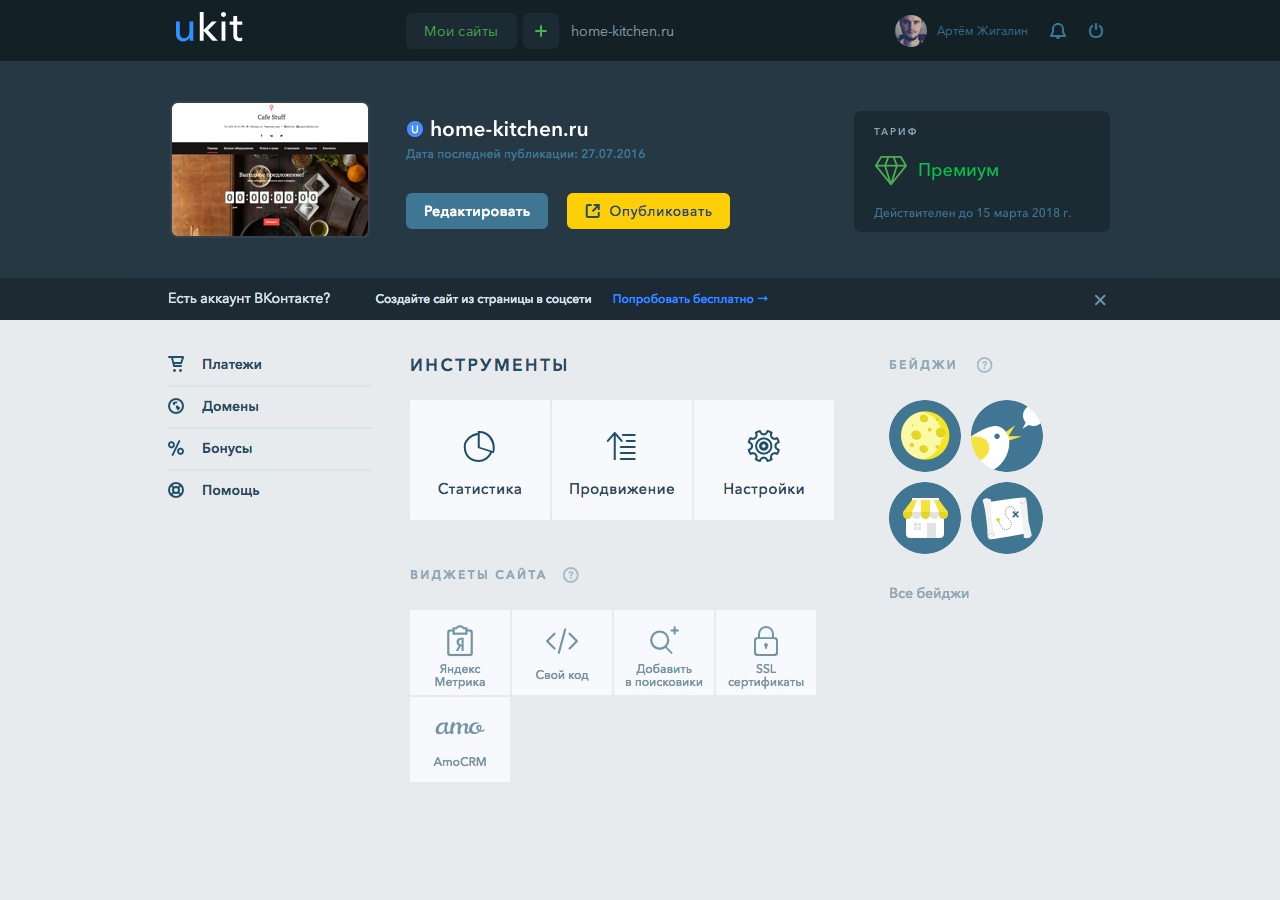
<file: index.html>
<!doctype html>

<html lang="en">
<head>
  <meta charset="utf-8">
  <meta name="viewport" content="width=device-width, initial-scale=1">
  <script
  src="https://code.jquery.com/jquery-3.2.1.min.js"
  integrity="sha256-hwg4gsxgFZhOsEEamdOYGBf13FyQuiTwlAQgxVSNgt4="
  crossorigin="anonymous"></script>

  <title>Выбор сайта в дашбоарде uKit</title>
  <link rel="stylesheet" href="css/styles.css">

  <!--[if lt IE 9]>
    <script src="https://cdnjs.cloudflare.com/ajax/libs/html5shiv/3.7.3/html5shiv.js"></script>
  <![endif]-->

</head>

<body>
   <!-- Yandex.Metrika counter -->
  <script type="text/javascript" >
      (function (d, w, c) {
          (w[c] = w[c] || []).push(function() {
              try {
                  w.yaCounter46321338 = new Ya.Metrika({
                      id:46321338,
                      clickmap:true,
                      trackLinks:true,
                      accurateTrackBounce:true,
                      webvisor:true
                  });
              } catch(e) { }
          });

          var n = d.getElementsByTagName("script")[0],
              s = d.createElement("script"),
              f = function () { n.parentNode.insertBefore(s, n); };
          s.type = "text/javascript";
          s.async = true;
          s.src = "https://mc.yandex.ru/metrika/watch.js";

          if (w.opera == "[object Opera]") {
              d.addEventListener("DOMContentLoaded", f, false);
          } else { f(); }
      })(document, window, "yandex_metrika_callbacks");
  </script>
  <noscript><div><img src="https://mc.yandex.ru/watch/46321338" style="position:absolute; left:-9999px;" alt="" /></div></noscript>
  <!-- /Yandex.Metrika counter -->







<!-- TOPBAR -->





  <div class="top-wrapper">
    <div class="top">
    <div class="top-logo">
        <a href="/sites/url/gp5ycaq96/dashBoard" class="d-logo">
            <svg viewBox="0 0 67 30" xmlns="http://www.w3.org/2000/svg"><title>ukit logo</title><defs/><g fill="none" fill-rule="evenodd"><path d="m66.29 12.628h-5.147v10.09c0 2.328.818 3.268 2.737 3.268.694 0 1.593-.164 2.247-.491l.123 3.146c-.899.326-2.084.531-3.268.531-3.635 0-5.636-2.043-5.636-6.05v-10.497h-3.718v-3.145h3.718v-5.556h3.798v5.556h5.147v3.145m-16.876 16.216h-3.839v-19.362h3.839v19.362m-1.92-23.896c-1.389 0-2.532-1.103-2.532-2.451 0-1.389 1.144-2.492 2.532-2.492 1.389 0 2.574 1.063 2.574 2.492 0 1.389-1.185 2.451-2.574 2.451m-19.868 12.82h.122l8.128-8.286h4.864l-8.679 8.782 9.813 10.579h-5.384l-8.742-9.888h-.122v9.888h-3.839v-28.844h3.839v17.768" fill="#fff"/><path d="m13.806 28.844c-.082-.981-.163-2.369-.163-3.186h-.082c-.981 2.042-3.513 3.717-6.331 3.717-4.983 0-7.23-3.554-7.23-7.884v-12.01h3.84v10.702c0 3.186.858 5.964 4.411 5.964 3.064 0 5.188-2.532 5.188-6.372v-10.294h3.839v15.196c0 1.021.041 2.9.164 4.166h-3.636" fill="#338fff"/></g></svg>
        </a>
    </div>

    <a class="open-modal-new" title="Выбрать сайт из моих сайтов" tabindex="1">
      <span>Мои сайты</span>
    </a>
    <a class="create-new-site" title="Создать новый сайт" href="http://ukit.com/neowizard" tabindex="2">
    </a>
    <a class="current-site" href="http://home-kitchen.ru" tabindex="3">
home-kitchen.ru
    </a>      
    <div class="top-profile">
      <a href="/sites/url/gp5ycaq96/dashBoard/profile" class="top-profile-user">
        <img class="top-profile-user-avatar" src="src/avatar.jpeg">
        </img>
        <span class="top-profile-user-name">
          Артём Жигалин
        </span>
      </a>
      <span class="top-profile-notifications" title="Уведомления">
        <svg width="16px" height="16px" viewBox="0 0 16 16" version="1.1" xmlns="http://www.w3.org/2000/svg" xmlns:xlink="http://www.w3.org/1999/xlink">
            <!-- Generator: Sketch 48.2 (47327) - http://www.bohemiancoding.com/sketch -->
            <title>icn-notifications</title>
            <defs>
                <path d="M16,12.999 C16,13.551 15.552,13.999 15,13.999 L10,13.999 C10,15.103 9.105,15.999 8,15.999 C6.895,15.999 6,15.104 6,13.999 L1,13.999 C0.448,13.999 0,13.551 0,12.999 C0,12.838 0.038,12.686 0.106,12.552 L2,8.763 L2,6 C2,2.687 4.686,0 8,0 C11.314,0 14,2.686 14,6 L14,8.764 L15.894,12.553 C15.962,12.687 16,12.839 16,12.999 Z" id="path-1"></path>
            </defs>
            <g id="Page-1" stroke="none" stroke-width="1" fill="none" fill-rule="evenodd">
                <g id="notifications">
                    <mask id="mask-2" fill="white">
                        <use xlink:href="#path-1"></use>
                    </mask>
                    <g id="path-1"></g>
                    <path d="M16,12.999 C16,13.551 15.552,13.999 15,13.999 L10,13.999 C10,15.103 9.105,15.999 8,15.999 C6.895,15.999 6,15.104 6,13.999 L1,13.999 C0.448,13.999 0,13.551 0,12.999 C0,12.838 0.038,12.686 0.106,12.552 L2,8.763 L2,6 C2,2.687 4.686,0 8,0 C11.314,0 14,2.686 14,6 L14,8.764 L15.894,12.553 C15.962,12.687 16,12.839 16,12.999 Z" id="path-1" stroke="#3B7694" stroke-width="4" mask="url(#mask-2)" fill-rule="nonzero"></path>
                </g>
            </g>
        </svg>
      </span>
      <a class="top-profile-sign-out" title="Выйти">
      </a>
    </div>

    </div>
  </div>
  <div class="dash">

    <div class="bg">
      <div class="bg-header-main">
      </div>
      <div class="bg-banner">
      </div>
      <div class="bg-content">
      </div>
    </div>

    <div class="center">
    </div>
    <div class="bg">

        <div class="bg-header-main">
        </div>
        <div class="bg-banner">
        </div>
        <div class="bg-content">
        </div>
      </div>

    </div>







<!-- HEADER -->




<header>
	<div class="row-content">
	  <div class="sort-filter">
		<div class="filter-select-wrapper">
      <span class="select-title">Показывать:</span>
		  <select class="filter-select" tabindex="3">
			<option value="all">Все сайты</option>
			<option value="published">Опубликованные</option>
			<option value="unpublished">Неопубликованные</option>
			<option value="trial">С тарифом «Триал»</option>
			<option value="payment">С платным тарифом</option>
		  </select>
		</div>
		<div class="filter-select-wrapper">
      <span class="select-title" >Сортировать:</span>
		  <select class="filter-select" tabindex="4">
			<option value="new">Сначала новые</option>
			<option value="old">Сначала старые</option>
			<option value="a-z">По алфавиту А-Я</option>
			<option value="z-a">По алфавиту Я-А</option>
		  </select>
		</div>
	  </div>
	  <div class="view-select">
		<a title="В виде карточек" class="view-select-cards" tabindex="5"></a>
		<a title="В виде таблицы" class="view-select-table" tabindex="6"></a>
    <a class="close-modal">
      <div class="close-cross">
        <div class="cross-firstpart">
        </div>
        <div class="cross-secondpart">
        </div>
    </div>

    </a>
	  </div>
	</div>

</header>
<div class="modal">

  <div class="content">
    <div class="stroke">
      <div class="tile create-new">
        <a title="Создать новый сайт из тематического шаблона" class="zero-site" href="http://ukit.com/neowizard" tabindex="7">
          <img src="src/button-create.png" alt="">
          <span>Создать новый сайт</span>
        </a>
        <div class="ukit-alt">
          <div class="ukit-alt-buttons">
            <a title="Создать сайт из страницы на Facebook" href="https://ukit.com/ru/lp/convert" class="ukit-alt-buttons-fb2ukit" tabindex="8">
              <img src="src/img-question-mark.png" class="ukit-alt-title-img">
              <img src="src/btn-fb.png" alt="">
              <span>Создать сайт<br> из страницы Facebook</span>
            </a>
            <a title="Создать сайт из страницы во ВКонтакте" href="https://ukit.com/ru/lp/convert-vk" class="ukit-alt-buttons-vk2ukit" tabindex="9">
              <img src="src/img-question-mark.png" class="ukit-alt-title-img">
              <img src="src/btn-vk.png" alt="">
              <span>Создать сайт<br> из паблика VK</span>
            </a>
          </div>
        </div>
      </div>

<!--  -----------------------  FIRST SITE   ------------------------ -->

      <div class="tile">
        <a class="preview first-site selected-site" tabindex="10">
          <div class="preview-overlay">
              <div class="preview-overlay-primary">
                <span class="preview-overlay-choose-button">Выбрать сайт</span>
              </div>
              <div class="preview-overlay-secondary">
                <div class="preview-overlay-secondary-leftgroup">
                  <span title="Перейти в конструктор сайта" class="preview-overlay-edit-button"><i></i>Редактировать</span>
                  <span title="Сайт уже опубликован 28.8.2017" class="preview-overlay-publish-button  preview-overlay-disabled-button"></span>
                </div>
                <span title="Удалить сайт" class="preview-overlay-delete-button"></span>
              </div>
          </div>
        </a>
        <div class="info">
          <div class="info-data">
            <div class="info-site-name">
              <input class="premium-header" value="Студия домашней кухни" placeholder="Введите заголовок">
            </div>
            <div class="info-site-data-wrapper">
              <div class="info-site-url-publish-wrapper">
                  <div title="Опубликован 28.8.2017" class="info-site-url">
                    <img src="src/img-published-icn.png">
                    <a class="published-domain-name" href="https://home-kitchen.ru">home-kitchen.ru</a>
                  </div>
                  <div class="info-site-publish">
                    <span class="info-text">Опубликован 28.8.2017</span>
                  </div>
              </div>
                <div class="info-site-tariff-tariff-counter-wrapper">
                <div title="Оплаченный период тарифа «Премиум» закончится через 14 дней" class="info-site-tariff">
                  <img class="favico" src="src/img-premium.png">
                  <span class="info-site-tariff-name">Премиум</span>
                </div>
                <div class="info-site-tariff-counter">
                  <span>
                    <a class="info-text" href="https://ukit.com/sites/url/sxcy145gx/dashBoard/billing/tariffs">Осталось 14 дней</a>
                  </span>
                </div>
                </div>
            </div>
          </div>
          <div class="preview-overlay-secondary">
            <div class="preview-overlay-secondary-leftgroup">
              <span title="Перейти в конструктор сайта" class="preview-overlay-edit-button"><i></i>Редактировать</span>
              <span title="Сайт уже опубликован 28.8.2017" class="preview-overlay-publish-button preview-overlay-disabled-button"></span>
              <span title="Выбрать тариф для сайта" class="preview-overlay-premium-button"></span>
            </div>
            <span title="Удалить сайт" class="preview-overlay-delete-button"></span>
          </div>
        </div>
      </div>

<!--       SECOND SITE -->

      <div class="tile">
        <div class="preview second-site">
          <div class="preview-overlay">
              <div class="preview-overlay-primary">
                <span class="preview-overlay-choose-button">Выбрать сайт</span>
              </div>
              <div class="preview-overlay-secondary">
                <div class="preview-overlay-secondary-leftgroup">
                  <span title="Перейти в конструктор сайта" class="preview-overlay-edit-button"><i></i>Редактировать</span>
                  <span  title="Сайт уже опубликован 10.9.2017" class="preview-overlay-publish-button preview-overlay-disabled-button"></span>
                  <span title="Выбрать тариф для сайта" class="preview-overlay-premium-button"></span>
                </div>
                <span title="Удалить сайт" class="preview-overlay-delete-button"></span>
              </div>
          </div>
        </div>
        <div class="info">
          <div class="info-data">
            <div class="info-site-name">
              <input value="Модель Алисия Ансем" placeholder="Введите заголовок">
            </div>
              <div class="info-site-data-wrapper">
                <div class="info-site-url-publish-wrapper">
                  <div title="Опубликован 10.9.2017" class="info-site-url">
                    <img src="src/img-published-icn.png">
                    <a class="published-domain-name" href="https://home-kitchen.ru">alisia-ansem.ru</a>
                  </div>
                  <div class="info-site-publish">
                    <span class="info-text">Опубликован 10.9.2017</span>
                  </div>
                </div>
                <div class="info-site-tariff-tariff-counter-wrapper">
                <div title="Пробный период закончится через 7 дней" class="info-site-tariff">
                  <img class="favico trial-ico" src="src/img-trial.png">
                  <span class="info-site-tariff-name trial"><a href="">Осталось 7 дней</a></span>
                </div>
                <div class="info-site-tariff-counter">
                  <span>
                    <a class="info-text" href="https://ukit.com/sites/url/sxcy145gx/dashBoard/billing/tariffs"> Осталось 14 дней</a>
                  </span>
                </div>
                </div>

              </div>
          </div>
          <div class="preview-overlay-secondary">
            <div class="preview-overlay-secondary-leftgroup">
              <span title="Перейти в конструктор сайта" class="preview-overlay-edit-button"><i></i>Редактировать</span>
            <span  title="Сайт опубликован 10.9.2017" class="preview-overlay-publish-button preview-overlay-disabled-button"></span>
              <span title="Выбрать тариф для сайта" class="preview-overlay-premium-button"></span>
            </div>
            <span title="Удалить сайт" class="preview-overlay-delete-button"></span>
          </div>
        </div>
      </div>

<!--       THIRD SITE -->

      <div class="tile">
        <div class="preview third-site">
          <div class="preview-overlay">
              <div class="preview-overlay-primary">
                <span class="preview-overlay-choose-button">Выбрать сайт</span>
              </div>
              <div class="preview-overlay-secondary">
                <div class="preview-overlay-secondary-leftgroup">
                  <span title="Перейти в конструктор сайта" class="preview-overlay-edit-button"><i></i>Редактировать</span>
                  <span  title="Сайт уже опубликован сегодня в 9:52" class="preview-overlay-publish-button preview-overlay-disabled-button"></span>
                  <span title="Выбрать тариф для сайта" class="preview-overlay-premium-button"></span>
                </div>
                <span title="Удалить сайт" class="preview-overlay-delete-button"></span>
              </div>
          </div>
        </div>
        <div class="info">
          <div class="info-data">
            <div class="info-site-name">
              <input value="Маникюрный салон «Аннелис»" placeholder="Введите заголовок">
            </div>
              <div class="info-site-data-wrapper">
                <div class="info-site-url-publish-wrapper">
                  <div title="Опубликован сегодня в 9:52" class="info-site-url">
                    <img src="src/img-published-icn.png">
                    <a class="published-domain-name" href="https://1wvcqkq24.urest.org">1wvcqkq24.urest.org</a>
                  </div>
                  <div class="info-site-publish">
                    <span class="info-text">Опубликован сегодня в 9:52</span>
                  </div>
                </div>
                <div class="info-site-tariff-tariff-counter-wrapper">
                <div title="Пробный период закончится через 10 дней" class="info-site-tariff">
                  <img class="favico trial-ico" src="src/img-trial.png">
                  <span class="info-site-tariff-name trial"><a href="">Осталось 10 дней</a></span>
                </div>
                <div class="info-site-tariff-counter">
                  <span>
                    <a class="info-text" href="https://ukit.com/sites/url/sxcy145gx/dashBoard/billing/tariffs">Осталось 7 дней</a>
                  </span>
                </div>
                </div>
              </div>
          </div>
          <div class="preview-overlay-secondary">
            <div class="preview-overlay-secondary-leftgroup">
              <span title="Перейти в конструктор сайта" class="preview-overlay-edit-button"><i></i>Редактировать</span>
            <span  title="Сайт опубликован сегодня в 9:52" class="preview-overlay-publish-button preview-overlay-disabled-button"></span>
              <span title="Выбрать тариф для сайта" class="preview-overlay-premium-button"></span>
            </div>
            <span title="Удалить сайт" class="preview-overlay-delete-button"></span>
          </div>
        </div>
      </div>

<!--       FORTH SITE -->

      <div class="tile">
        <div class="preview forth-site">
          <div class="preview-overlay">
              <div class="preview-overlay-primary">
                <span class="preview-overlay-choose-button">Выбрать сайт</span>
              </div>
              <div class="preview-overlay-secondary">
                <div class="preview-overlay-secondary-leftgroup">
                  <span title="Перейти в конструктор сайта" class="preview-overlay-edit-button"><i></i>Редактировать</span>
                  <span  title="Сайт уже опубликован сегодня в 11:23" class="preview-overlay-publish-button preview-overlay-disabled-button"></span>
                </div>
                <span title="Удалить сайт" class="preview-overlay-delete-button"></span>
              </div>
          </div>
        </div>
        <div class="info">
          <div class="info-data">
            <div class="info-site-name">
              <input value="" class="header-notentered" placeholder="Введите заголовок">
            </div>
              <div class="info-site-data-wrapper">
                <div class="info-site-url-publish-wrapper">
                  <div title="Опубликован сегодня в 11:23" class="info-site-url">
                    <img src="src/img-published-icn.png">
                    <a class="published-domain-name" href="https://home-kitchen.ru">hand-made-creators.com</a>
                  </div>
                  <div class="info-site-publish">
                    <span class="info-text">Опубликован сегодня в 11:23</span>
                  </div>
                </div>
                <div class="info-site-tariff-tariff-counter-wrapper">
                <div title="Оплаченный период тарифа «Премиум» закончится через 20 дней" class="info-site-tariff">
                  <img class="favico" src="src/img-premium.png">
                  <span class="info-site-tariff-name"><a href="">Осталось 20 дней</a></span>
                </div>
                <div class="info-site-tariff-counter">
                  <span>
                    <a class="info-text" href="https://ukit.com/sites/url/sxcy145gx/dashBoard/billing/tariffs"> </a>
                  </span>
                </div>
                </div>
              </div>
          </div>
          <div class="preview-overlay-secondary">
            <div class="preview-overlay-secondary-leftgroup">
              <span title="Перейти в конструктор сайта" class="preview-overlay-edit-button"><i></i>Редактировать</span>
            <span  title="Сайт уже опубликован сегодня в 11:23" class="preview-overlay-publish-button preview-overlay-disabled-button"></span>
            </div>
            <span title="Удалить сайт" class="preview-overlay-delete-button"></span>
          </div>
        </div>
      </div>

<!--       FIFTH SITE -->

      <div class="tile">
        <div class="preview fifth-site">
          <div class="preview-overlay">
              <div class="preview-overlay-primary">
                <span class="preview-overlay-choose-button">Выбрать сайт</span>
              </div>
              <div class="preview-overlay-secondary">
                <div class="preview-overlay-secondary-leftgroup">
                  <span title="Перейти в конструктор сайта" class="preview-overlay-edit-button"><i></i>Редактировать</span>
                  <span  title="Опубликовать сайт" class="preview-overlay-publish-button"></span>
                </div>
                <span title="Удалить сайт" class="preview-overlay-delete-button"></span>
              </div>
          </div>
        </div>
        <div class="info">
          <div class="info-data">
            <div class="info-site-name">
              <input value="Флористический дизайн от «Botanique»" class="premium-header" placeholder="Введите заголовок">
            </div>
              <div class="info-site-data-wrapper">
                <div class="info-site-url-publish-wrapper">
                  <div title="Сайт не опубликован" class="info-site-url">
                    <img src="src/img-unpublished-icn.png">
                    <a class="unpublished-domain-name" href="https://home-kitchen.ru">ботаник-дизайн.рф</a>
                  </div>
                  <div class="info-site-publish">
                    <span class="info-text">Не опубликован</span>
                  </div>
                </div>
                <div class="info-site-tariff-tariff-counter-wrapper">
                <div title="Тариф «Премиум»" class="info-site-tariff">
                  <img class="favico" src="src/img-premium.png">
                  <span class="info-site-tariff-name">Премиум</span>
                </div>
                <div class="info-site-tariff-counter">
                  <span>
                    <a class="info-text" href="https://ukit.com/sites/url/sxcy145gx/dashBoard/billing/tariffs"> </a>
                  </span>
                </div>
                </div>
              </div>
          </div>
          <div class="preview-overlay-secondary">
            <div class="preview-overlay-secondary-leftgroup">
              <span title="Перейти в конструктор сайта" class="preview-overlay-edit-button"><i></i>Редактировать</span>
              <span  title="Опубликовать сайт" class="preview-overlay-publish-button"></span>
            </div>
            <span title="Удалить сайт" class="preview-overlay-delete-button"></span>
          </div>
        </div>
      </div>

<!--       SIXTH SITE -->

      <div class="tile">
        <div class="preview sixth-site">
          <div class="preview-overlay">
              <div class="preview-overlay-primary">
                <span class="preview-overlay-choose-button">Выбрать сайт</span>
              </div>
              <div class="preview-overlay-secondary">
                <div class="preview-overlay-secondary-leftgroup">
                  <span title="Перейти в конструктор сайта" class="preview-overlay-edit-button"><i></i>Редактировать</span>
                  <span  title="Сайт уже опубликован вчера в 14:20" class="preview-overlay-publish-button preview-overlay-disabled-button"></span>
                </div>
                <span title="Удалить сайт" class="preview-overlay-delete-button"></span>
              </div>
          </div>
        </div>
        <div class="info">
          <div class="info-data">
            <div class="info-site-name">
              <input value="Йога-центр «Намасте»" class="premium-header" placeholder="Введите заголовок">
            </div>
              <div class="info-site-data-wrapper">
                <div class="info-site-url-publish-wrapper">
                  <div title="Опубликован вчера в 14:20" class="info-site-url">
                    <img src="src/img-published-icn.png">
                    <a class="published-domain-name" href="https://home-kitchen.ru">yoga-namaste.ru</a>
                  </div>
                  <div class="info-site-publish">
                    <span class="info-text">Опубликован вчера в 14:20</span>
                  </div>
                </div>
                <div class="info-site-tariff-tariff-counter-wrapper">
                <div title="Оплаченный период тарифа «Премиум» закончится через 15 дней" class="info-site-tariff">
                  <img class="favico" src="src/img-premium.png">
                  <span class="info-site-tariff-name"><a href="">Осталось 15 дней</a></span>
                </div>
                <div class="info-site-tariff-counter">
                  <span>
                    <a class="info-text" href="https://ukit.com/sites/url/sxcy145gx/dashBoard/billing/tariffs"> </a>
                  </span>
                </div>
                </div>
              </div>
          </div>
          <div class="preview-overlay-secondary">
            <div class="preview-overlay-secondary-leftgroup">
              <span title="Перейти в конструктор сайта" class="preview-overlay-edit-button"><i></i>Редактировать</span>
              <span title="Сайт уже опубликован вчера в 14:20" class="preview-overlay-publish-button preview-overlay-disabled-button"></span>
            </div>
            <span title="Удалить сайт" class="preview-overlay-delete-button"></span>
          </div>
        </div>
      </div>

<!--       SEVENTH SITE -->

      <div class="tile">
        <div class="preview seventh-site">
          <div class="preview-overlay">
              <div class="preview-overlay-primary">
                <span class="preview-overlay-choose-button">Выбрать сайт</span>
              </div>
              <div class="preview-overlay-secondary">
                <div class="preview-overlay-secondary-leftgroup">
                  <span title="Перейти в конструктор сайта" class="preview-overlay-edit-button"><i></i>Редактировать</span>
                  <span  title="Опубликовать сайт" class="preview-overlay-publish-button"></span>
                  <span title="Выбрать тариф для сайта" class="preview-overlay-premium-button"></span>
                </div>
                <span title="Удалить сайт" class="preview-overlay-delete-button"></span>
              </div>
          </div>
        </div>
        <div class="info">
          <div class="info-data">
            <div class="info-site-name">
              <input value="IT Марафон «Хакслет»" placeholder="Введите заголовок">
            </div>
              <div class="info-site-data-wrapper">
                <div class="info-site-url-publish-wrapper">
                  <div title="Сайт не опубликован" class="info-site-url">
                    <img src="src/img-unpublished-icn.png">
                    <a class="unpublished-domain-name" href="https://home-kitchen.ru">6acx2uyo73rb.ukit.me</a>
                  </div>
                  <div class="info-site-publish">
                    <span class="info-text">Не опубликован</span>
                  </div>
                </div>
                <div class="info-site-tariff-tariff-counter-wrapper">
                <div title="Пробный период закончится через 3 дня" class="info-site-tariff">
                  <img class="favico trial-ico" src="src/img-trial.png">
                  <span class="info-site-tariff-name trial"><a href="">Осталось 3 дня</a></span>
                </div>
                <div class="info-site-tariff-counter">
                  <span>
                    <a class="info-text" href="https://ukit.com/sites/url/sxcy145gx/dashBoard/billing/tariffs">Осталось 12 дней</a>
                  </span>
                </div>
                </div>
              </div>
          </div>
          <div class="preview-overlay-secondary">
            <div class="preview-overlay-secondary-leftgroup">
              <span title="Перейти в конструктор сайта" class="preview-overlay-edit-button"><i></i>Редактировать</span>
              <span title="Опубликовать сайт" class="preview-overlay-publish-button"></span>
              <span title="Выбрать тариф для сайта" class="preview-overlay-premium-button"></span>
            </div>
            <span title="Удалить сайт" class="preview-overlay-delete-button"></span>
          </div>
        </div>
      </div>

<!--       EIGHT SITE -->

      <div class="tile">
        <div class="preview eigth-site">
          <div class="preview-overlay">
              <div class="preview-overlay-primary">
                <span class="preview-overlay-choose-button">Выбрать сайт</span>
              </div>
              <div class="preview-overlay-secondary">
                <div class="preview-overlay-secondary-leftgroup">
                  <span title="Перейти в конструктор сайта" class="preview-overlay-edit-button"><i></i>Редактировать</span>
                  <span title="Опубликовать сайт" class="preview-overlay-publish-button"></span>
                  <span title="Выбрать тариф для сайта" class="preview-overlay-premium-button"></span>
                </div>
                <span title="Удалить сайт" class="preview-overlay-delete-button"></span>
              </div>
          </div>
        </div>
        <div class="info">
          <div class="info-data">
            <div class="info-site-name">
              <input placeholder="Приложение для путешественников" placeholder="Введите заголовок">
            </div>
              <div class="info-site-data-wrapper">
                <div class="info-site-url-publish-wrapper">
                  <div title="Сайт не опубликован" class="info-site-url">
                    <img src="src/img-unpublished-icn.png">
                    <a class="unpublished-domain-name" href="https://home-kitchen.ru">waytodo-app.com</a>
                  </div>
                  <div class="info-site-publish">
                    <span class="info-text">Не опубликован</span>
                  </div>
                </div>
                <div class="info-site-tariff-tariff-counter-wrapper">
                <div title="Пробный период закончится через 14 дней" class="info-site-tariff">
                  <img class="favico trial-ico" src="src/img-trial.png">
                  <span class="info-site-tariff-name trial"><a href="">Осталось 14 дней</a></span>
                </div>
                <div class="info-site-tariff-counter">
                  <span>
                    <a class="info-text" href="https://ukit.com/sites/url/sxcy145gx/dashBoard/billing/tariffs">Осталось 9 дней</a>
                  </span>
                </div>
                </div>
              </div>
          </div>
          <div class="preview-overlay-secondary">
            <div class="preview-overlay-secondary-leftgroup">
              <span title="Перейти в конструктор сайта" class="preview-overlay-edit-button"><i></i>Редактировать</span>
              <span title="Опубликовать сайт" class="preview-overlay-publish-button"></span>
              <span title="Выбрать тариф для сайта" class="preview-overlay-premium-button"></span>
            </div>
            <span title="Удалить сайт" class="preview-overlay-delete-button"></span>
          </div>
        </div>
      </div>

<!--       NINTH SITE -->

      <div class="tile">
        <div class="preview ninth-site">
          <div class="preview-overlay">
              <div class="preview-overlay-primary">
                <span class="preview-overlay-choose-button">Выбрать сайт</span>
              </div>
              <div class="preview-overlay-secondary">
                <div class="preview-overlay-secondary-leftgroup">
                  <span title="Перейти в конструктор сайта" class="preview-overlay-edit-button"><i></i>Редактировать</span>
                  <span  title="Сайт опубликован вчера в 9:22" class="preview-overlay-publish-button preview-overlay-disabled-button"></span>
                </div>
                <span title="Удалить сайт" class="preview-overlay-delete-button"></span>
              </div>
          </div>
        </div>
        <div class="info">
          <div class="info-data">
            <div class="info-site-name">
              <input value="Галерея цветов «Флорист»" class="premium-header" placeholder="Введите заголовок">
            </div>
              <div class="info-site-data-wrapper">
                <div class="info-site-url-publish-wrapper">
                  <div title="Опубликован вчера в 9:22" class="info-site-url">
                    <img  src="src/img-published-icn.png">
                    <a class="published-domain-name" href="https://home-kitchen.ru">галерея-флорист.рф</a>
                  </div>
                  <div class="info-site-publish">
                    <span class="info-text">Опубликован вчера в 9:22</span>
                  </div>
                </div>
                <div class="info-site-tariff-tariff-counter-wrapper">
                <div title="Оплаченный период тарифа «Премиум» закончится через 10 дней" class="info-site-tariff">
                  <img class="favico" src="src/img-premium.png">
                  <span class="info-site-tariff-name"><a href="">Осталось 10 дней</a></span>
                </div>
                <div class="info-site-tariff-counter">
                  <span>
                    <a class="info-text" href="https://ukit.com/sites/url/sxcy145gx/dashBoard/billing/tariffs">Осталось 10 дней</a>
                  </span>
                </div>
                </div>
              </div>
          </div>
          <div class="preview-overlay-secondary">
            <div class="preview-overlay-secondary-leftgroup">
              <span title="Перейти в конструктор сайта" class="preview-overlay-edit-button"><i></i>Редактировать</span>
            <span title="Сайт опубликован вчера в 9:22" class="preview-overlay-publish-button preview-overlay-disabled-button"></span>
            </div>
            <span title="Удалить сайт" class="preview-overlay-delete-button"></span>
          </div>
        </div>
      </div>

<!--       TENTH SITE -->

      <div class="tile">
        <div class="preview expired tenth-site">
          <div class="preview-overlay">
              <div class="preview-overlay-primary">
                <span class="preview-overlay-choose-button">Выбрать сайт</span>
                <span title="Оплатить тариф" class="preview-overlay-buy-button"><i></i>Оплатить тариф</span>
              </div>
              <div class="preview-overlay-secondary">
                <div class="preview-overlay-secondary-leftgroup">
                  <span title="Перейти в конструктор сайта" class="preview-overlay-edit-button"><i></i>Редактировать</span>
                    <span title="Пробный период закончился" class="preview-overlay-publish-button preview-overlay-disabled-button"></span>
<!--                   <span title="Выбрать тариф для сайта" class="preview-overlay-premium-button"></span> -->
                </div>
                <span title="Удалить сайт" class="preview-overlay-delete-button"></span>
              </div>
          </div>
        </div>
        <div class="info">
          <div class="info-data">
            <div class="info-site-name">
              <input value="Приложение для меломанов «Music Station»" class="expired-header" placeholder="Введите заголовок">
            </div>
              <div class="info-site-data-wrapper">
                <div class="info-site-url-publish-wrapper">
                  <div title="Сайт не опубликован" class="info-site-url">
                    <img  src="src/img-unpublished-icn.png">
                    <a class="unpublished-domain-name" href="https://1u7imgy48.ukit.me">1u7imgy48.ukit.me</a>
                  </div>
                  <div class="info-site-publish">
                    <span class="info-text">Не опубликован</span>
                  </div>
                </div>
                <div class="info-site-tariff-tariff-counter-wrapper">
                <div title="Пробный период закончился" class="info-site-tariff">
                  <img class="favico trial-ico" src="src/img-trial-red.png">
                  <span class="info-site-tariff-name tariff-expired trial">Период закончился. <a href="">Продлить</a></span>
                </div>
                <div class="info-site-tariff-counter">
                  <span>
                    <a class="info-text link" href="https://ukit.com/sites/url/sxcy145gx/dashBoard/billing/tariffs">Выберите тариф</a>
                  </span>
                </div>
                </div>
              </div>
          </div>
          <div class="preview-overlay-secondary info-expired">
            <div class="preview-overlay-secondary-leftgroup">
              <span title="Пробный период закончился" class="preview-overlay-publish-button preview-overlay-disabled-button">Оплатить тариф</span>
              <span title="Перейти в конструктор сайта" class="preview-overlay-edit-button"><i></i></span>
              <span title="Выбрать тариф для сайта" class="preview-overlay-premium-button"></span>
            </div>
            <span title="Удалить сайт" class="preview-overlay-delete-button"></span>
          </div>
        </div>
      </div>

<!--       ELEVENTH SITE -->

      <div class="tile">
        <div class="preview locked eleventh-site">
          <div class="preview-overlay">
              <div class="preview-overlay-primary">
                <span class="preview-overlay-choose-button">Выбрать сайт</span>
                <span title="Написать в поддержку" class="preview-overlay-help-button"><i></i>Написать в поддержку</span>
              </div>
              <div class="preview-overlay-secondary">
                <div class="preview-overlay-secondary-leftgroup">
                  <span title="Перейти в конструктор сайта" class="preview-overlay-edit-button"><i></i>Редактировать</span>
                    <span title="Снят с публикации" class="preview-overlay-publish-button preview-overlay-disabled-button"></span>
<!--                   <span title="Выбрать тариф для сайта" class="preview-overlay-premium-button"></span>
 -->                </div>
                <span title="Удалить сайт" class="preview-overlay-delete-button"></span>
              </div>
          </div>
        </div>
        <div class="info">
          <div class="info-data">
            <div class="info-site-name">
              <input value="Барбершоп «Hairdresser»" class="expired-header" placeholder="Введите заголовок">
            </div>
              <div class="info-site-data-wrapper">
                <div class="info-site-url-publish-wrapper">
                  <div title="Снят с публикации" class="info-site-url">
                    <img  src="src/img-unpublished-icn.png">
                    <a class="unpublished-domain-name" href="https://hairdresser.ru">hairdresser.ru</a>
                  </div>
                  <div class="info-site-publish">
                    <span class="info-text">Снят с публикации</span>
                  </div>
                </div>
                <div class="info-site-tariff-tariff-counter-wrapper">
                <div title="Сайт заблокирован за нарушение прав" class="info-site-tariff">
<!--                   <img class="favico" src="src/img-premium-red.png"> -->
                  <span class="info-site-tariff-name tariff-expired">Сайт заблокирован. <a href="">Помощь</a></span>
                </div>
                <div class="info-site-tariff-counter">
                  <span>
                    <a class="info-text link" href="https://ukit.com/sites/url/sxcy145gx/dashBoard/billing/tariffs">Выберите тариф</a>
                  </span>
                </div>
                </div>
              </div>
          </div>
          <div class="preview-overlay-secondary info-locked">
            <div class="preview-overlay-secondary-leftgroup">
              <span title="Написать в поддержку" class="preview-overlay-help-button"><i></i>Написать в поддержку</span>
              <span title="Перейти в конструктор сайта" class="preview-overlay-edit-button"><i></i></span>
              <span title="Сайт заблокирован" class="preview-overlay-publish-button preview-overlay-disabled-button"></span>
<!--                     <span title="Выбрать тариф для сайта" class="preview-overlay-premium-button"></span> -->
            </div>
            <span title="Удалить сайт" class="preview-overlay-delete-button"></span>
          </div>
        </div>
      </div>
    </div>
  </div>

<!--
  <h1>Если сайт один</h1>
  <div class="content">
    <div class="stroke">
      <div class="tile">
        <div class="preview">
        </div>
        <div class="info">
        </div>
      </div>
    </div>
  </div>

  <h1>Если сайта 2</h1>
  <div class="content">
    <div class="stroke">
      <div class="tile">
        <div class="preview">
        </div>
        <div class="info">
        </div>
      </div>
      <div class="tile">
        <div class="preview">
        </div>
        <div class="info">
        </div>
      </div>
    </div>
  </div>

  <h1>Если сайта 3</h1>
  <div class="content">
    <div class="stroke">
      <div class="tile">
        <div class="preview">
        </div>
        <div class="info">
        </div>
      </div>
      <div class="tile">
        <div class="preview">
        </div>
        <div class="info">
        </div>
      </div>
      <div class="tile">
        <div class="preview">
        </div>
        <div class="info">
        </div>
      </div>
    </div>
  </div>

  <h1>Если сайта 4</h1>
  <div class="content">
    <div class="stroke">
      <div class="tile">
        <div class="preview">
        </div>
        <div class="info">
        </div>
      </div>
      <div class="tile">
        <div class="preview">
        </div>
        <div class="info">
        </div>
      </div>
      <div class="tile">
        <div class="preview">
        </div>
        <div class="info">
        </div>
      </div>
      <div class="tile">
        <div class="preview">
        </div>
        <div class="info">
        </div>
      </div>
    </div>
  </div> -->
</div>
<div class="ukit-alt-title-tooltip">
  <span class="ukit-alt-title-tooltiptext">Данные копируются из страницы, из них создается сайт.<br>Это бесплатно для вашей страницы в соцсети</span>
</div>
<script>
  $('.open-modal-new').click(function(event) {
    var $currentTarget=$(event.currentTarget);
    $currentTarget.toggleClass('selected');
    $('.modal').toggleClass('active');
    $('header').toggleClass('active');
  })

  $('.preview').click(function() {
    $('.open-modal-new').toggleClass('selected');
    $('.modal').toggleClass('active');
    $('header').toggleClass('active');
  })

  $('.close-modal').click(function() {
    $('.modal').toggleClass('active');
    $('header').toggleClass('active');
    $('.open-modal-new').toggleClass('selected');
  })

  $('.view-select-cards').click(function() {
    addClass();
    // $('.tile').removeAttr("style");
    // $('.tile').removeData("beginheight");
    // $('.tile').unbind('mouseenter mouseleave');
  })

  $('.view-select-table').click(function() {
    addClass();
    // tileTableHover();
  })

  //siteNameEvent__Enter
  $('.info-site-name').each(function(i, elm){
    $(this).children('input').keydown(function(event){
      if(event.which == 13) {
          $(this).blur();
      }
    });
    $(this).children('input').focus(function(event){
      
        $(this).parents('.tile-table').each(function(i, elm){
         
        });
    });
  });
  //end

  //resize
  $(window).resize(function(){
      if($('body').innerWidth() <= 768 && $(".tile").hasClass('tile-table')){
          addClass();
      }
  });
  //end
  $('.button-back').click(function() {
    $('.modal').toggleClass('active');
    $('header').toggleClass('active');
  })
  //ukit-alt-tile-tooltip:hover
  $('.ukit-alt-title-img').hover(function(){
    let offset = $(this).offset(),
        topMargin = 20,
        leftMargin = 0;
    $('.ukit-alt-title-tooltip').css('opacity', '1');
    $('.ukit-alt-title-tooltip').offset({top: offset.top - $('.ukit-alt-title-tooltip').height() - topMargin, left: offset.left - $(this).width() / 3 + leftMargin});
  }, function(){
    $('.ukit-alt-title-tooltip').css('opacity', '0');
  });

//  $('.ukit-alt-title').hover(function() {
//    $(this).siblings('.ukit-alt-title-tooltip').toggleClass('active')
//  })

  $('.button-detail').click(function() {
    $(this).siblings('.menu').toggleClass('active')
  })

  $('body').click(function(e){
    if($(e.target).attr('class') != 'button-detail') {
      $('.menu').removeClass('active');
    }
  });

  // if (!container.is(e.target) && container.has(e.target).length === 0)
  //   {
  //       container.hide();
  //   }
    function addClass(){ // функция сменны класса
      $('.view-select-cards').toggleClass('view-select-cards-selected');
      $('.view-select-table').toggleClass('view-select-table-selected');
      $('.content').toggleClass('content-table');
      $('.tile').toggleClass('tile-table');
      $('.preview').toggleClass('preview-table');
      $('.info').toggleClass('info-table');
      $('.create-new').toggleClass('create-new-table');
      $('.zero-site').toggleClass('zero-site-table');
      $('.preview-overlay').toggleClass('preview-overlay-table');
      $('.info-site-tariff-tariff-counter-wrapper').toggleClass('info-site-tariff-tariff-counter-wrapper-table');
      $('.ukit-alt-buttons-vk2ukit').toggleClass('ukit-alt-buttons-vk2ukit-table');
      $('.ukit-alt-buttons-fb2ukit').toggleClass('ukit-alt-buttons-fb2ukit-table');
      $('.ukit-alt-title').toggleClass('ukit-alt-title-table');
      $('.preview-overlay-delete-button').toggleClass('preview-overlay-delete-button-table');
      $('.preview-overlay-edit-button').toggleClass('preview-overlay-edit-button-table');
      $('.preview-overlay-premium-button').toggleClass('preview-overlay-premium-button-table');
      $('.preview-overlay-publish-button').toggleClass('preview-overlay-publish-button-table');
      $('.modal').toggleClass('modal-table');
      $('.preview-overlay-disabled-button').toggleClass('preview-overlay-disabled-button-table');
    }
    function tileTableHover (){ //функция ховера для .tile-table
        //  $(".tile-table:not(.tile-table.create-new-table)").each(function(i, elm){
        //     $(this).attr("data-beginheight", $(this).height());
        //     $(this).height($(this).data("beginheight"));
        //   });
          
        //   $('.tile-table:not(.create-new-table)').hover(function(e){
        //     $(this).height(this.scrollHeight);
        //   },function(){
        //     $(this).height($(this).data("beginheight"));
        //   });
    }
</script>

</body>
</html>
</file>
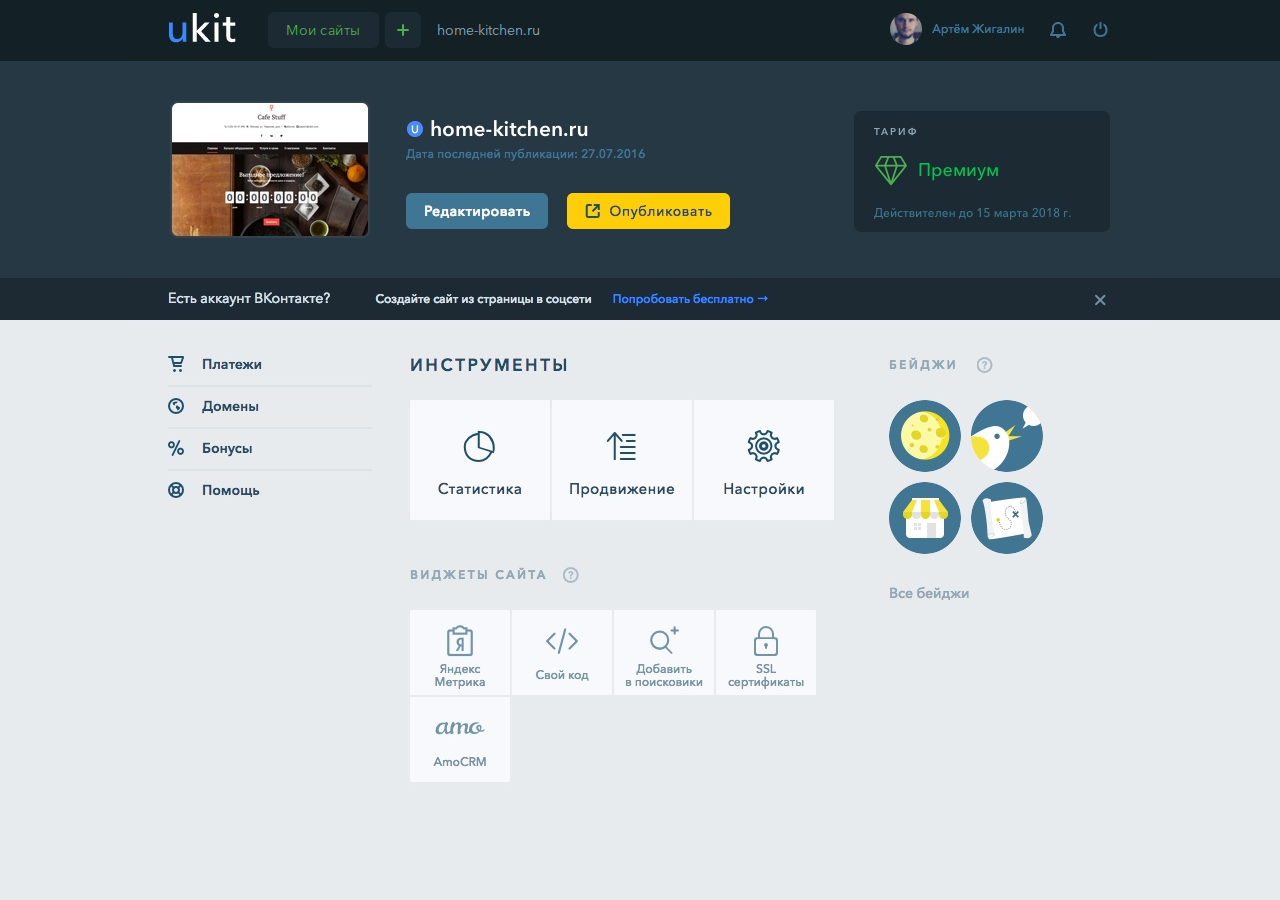
<file: index-ver1.html>
<!doctype html>

<html lang="en">
<head>
  <meta charset="utf-8">
  <script
  src="https://code.jquery.com/jquery-3.2.1.min.js"
  integrity="sha256-hwg4gsxgFZhOsEEamdOYGBf13FyQuiTwlAQgxVSNgt4="
  crossorigin="anonymous"></script>

  <title>Выбор сайта в дашбоарде uKit</title>
  <link rel="stylesheet" href="css/styles-ver1.css">

  <!--[if lt IE 9]>
    <script src="https://cdnjs.cloudflare.com/ajax/libs/html5shiv/3.7.3/html5shiv.js"></script>
  <![endif]-->

</head>

<body>
   <!-- Yandex.Metrika counter -->
  <script type="text/javascript" >
      (function (d, w, c) {
          (w[c] = w[c] || []).push(function() {
              try {
                  w.yaCounter46321338 = new Ya.Metrika({
                      id:46321338,
                      clickmap:true,
                      trackLinks:true,
                      accurateTrackBounce:true,
                      webvisor:true
                  });
              } catch(e) { }
          });

          var n = d.getElementsByTagName("script")[0],
              s = d.createElement("script"),
              f = function () { n.parentNode.insertBefore(s, n); };
          s.type = "text/javascript";
          s.async = true;
          s.src = "https://mc.yandex.ru/metrika/watch.js";

          if (w.opera == "[object Opera]") {
              d.addEventListener("DOMContentLoaded", f, false);
          } else { f(); }
      })(document, window, "yandex_metrika_callbacks");
  </script>
  <noscript><div><img src="https://mc.yandex.ru/watch/46321338" style="position:absolute; left:-9999px;" alt="" /></div></noscript>
  <!-- /Yandex.Metrika counter -->
  <div class="top-wrapper">
    <div class="top">
    <div class="open-modal-new" title="Выбрать сайт из моих сайтов">
      <span>Мои сайты</span>
    </div>
    <a class="create-new-site" title="Создать новый сайт" href="http://ukit.com/neowizard">
    </a>
    <a class="current-site" href="http://home-kitchen.ru">home-kitchen.ru
    </a>
    </div>
  </div>
  <div class="dash">

    <div class="bg">
      <div class="bg-header-main">
      </div>
      <div class="bg-banner">
      </div>
      <div class="bg-content">
      </div>
    </div>

    <div class="center">
    </div>
    <div class="bg">

        <div class="bg-header-main">
        </div>
        <div class="bg-banner">
        </div>
        <div class="bg-content">
        </div>
      </div>

    </div>
<header>
	<div class="row-content">
	  <div class="sort-filter">
		<div class="filter-select-wrapper">
		  <select class="filter-select">
			<option value="all">Все сайты</option>
			<option value="published">Опубликованные</option>
			<option value="unpublished">Неопубликованные</option>
			<option value="trial">С тарифом «Триал»</option>
			<option value="payment">С платным тарифом</option>
		  </select>
		</div>
		<div class="filter-select-wrapper">
		  <select class="filter-select">
			<option value="new">Сначала новые</option>
			<option value="old">Сначала старые</option>
			<option value="a-z">По алфавиту А-Я</option>
			<option value="z-a">По алфавиту Я-А</option>
		  </select>
		</div>
	  </div>
	  <div class="view-select">
		<div title="В виде карточек" class="view-select-cards"></div>
		<div title="В виде таблицы" class="view-select-table"></div>
	  </div>
	</div>
</header>
<div class="modal">

  <div class="content">
    <div class="stroke">
      <div class="tile create-new">
        <a title="Создать новый сайт из тематического шаблона" class="zero-site" href="http://ukit.com/neowizard">
          <img src="src/button-create.png" alt="">
          <span>Создать новый сайт</span>
        </a>
        <div class="ukit-alt">
          <div class="ukit-alt-title">
              <span class="ukit-alt-title-description" title="Данные копируются из страницы, из них создается сайт.  Это бесплатно и безопасно для вашей страницы в соцсети" >Сайт из готовой страницы в соцсети</span>
              <img src="src/img-question-mark.png">
              <div class="ukit-alt-title-tooltip"></div>
          </div>
          <div class="ukit-alt-buttons">
            <a title="Создать сайт из страницы на Facebook" href="https://ukit.com/ru/lp/convert" class="ukit-alt-buttons-fb2ukit">
              <img src="src/btn-fb.png" alt="">
              <span>Создать сайт</span>
            </a>
            <a title="Создать сайт из страницы во ВКонтакте" href="https://ukit.com/ru/lp/convert-vk" class="ukit-alt-buttons-vk2ukit">
              <img src="src/btn-vk.png" alt="">
              <span>Создать сайт</span>
            </a>
          </div>
        </div>
      </div>
      <div class="tile">
        <div class="preview first-site selected-site">
          <div class="preview-overlay">
              <div class="preview-overlay-primary">
                <span class="preview-overlay-choose-button">Выбрать сайт</span>
              </div>
              <div class="preview-overlay-secondary">
                <div class="preview-overlay-secondary-leftgroup">
                  <span title="Перейти в конструктор сайта" class="preview-overlay-edit-button"><i></i>Редактировать</span>
<!--                   <span  title="Опубликовать сайт" class="preview-overlay-publish-button"></span>
                  <span title="Выбрать тариф для сайта" class="preview-overlay-premium-button"></span> -->
                </div>
                <span title="Удалить сайт" class="preview-overlay-delete-button"></span>
              </div>
          </div>
        </div>
        <div class="info">
          <div class="info-data">
            <div class="info-site-name">
              <h2 class="premium-header">Студия домашней кухни</h2>
            </div>
              <div class="info-site-data-wrapper">
                <div class="info-site-url-publish-wrapper">
                  <div title="Опубликован 28.8.2017" class="info-site-url">
                    <img src="src/img-published-icn.png">
                    <a class="published-domain-name" href="https://home-kitchen.ru">home-kitchen.ru</a>
                  </div>
                  <div class="info-site-publish">
                    <span class="info-text">Опубликован 28.8.2017</span>
                  </div>
                </div>
                <div class="info-site-tariff-tariff-counter-wrapper">
                <div class="info-site-tariff">
                  <img class="favico" src="src/img-premium.png">
                  <span class="info-site-tariff-name">Премиум</span>
                </div>
                <div class="info-site-tariff-counter">
                  <span>
                    <a class="info-text" href="https://ukit.com/sites/url/sxcy145gx/dashBoard/billing/tariffs">Осталось 14 дней</a>
                  </span>
                </div>
                </div>
              </div>
          </div>
        </div>
      </div>
      <div class="tile">
        <div class="preview second-site">
          <div class="preview-overlay">
              <div class="preview-overlay-primary">
                <span class="preview-overlay-choose-button">Выбрать сайт</span>
              </div>
              <div class="preview-overlay-secondary">
                <div class="preview-overlay-secondary-leftgroup">
                  <span title="Перейти в конструктор сайта" class="preview-overlay-edit-button"><i></i>Редактировать</span>
<!--                   <span  title="Опубликовать сайт" class="preview-overlay-publish-button"></span> -->
                  <span title="Выбрать тариф для сайта" class="preview-overlay-premium-button"></span>
                </div>
                <span title="Удалить сайт" class="preview-overlay-delete-button"></span>
              </div>
          </div>
        </div>
        <div class="info">
          <div class="info-data">
            <div class="info-site-name">
              <h2>Модель Алисия Ансем</h2>
            </div>
              <div class="info-site-data-wrapper">
                <div class="info-site-url-publish-wrapper">
                  <div title="Опубликован 10.9.2017" class="info-site-url">
                    <img src="src/img-published-icn.png">
                    <a class="published-domain-name" href="https://home-kitchen.ru">alisia-ansem.ru</a>
                  </div>
                  <div class="info-site-publish">
                    <span class="info-text">Опубликован 10.9.2017</span>
                  </div>
                </div>
                <div class="info-site-tariff-tariff-counter-wrapper">
                <div class="info-site-tariff">
                  <img class="favico trial-ico" src="src/img-trial.png">
                  <span class="info-site-tariff-name trial">Триал. <a href="">Осталось 7 дней</a></span>
                </div>
                <div class="info-site-tariff-counter">
                  <span>
                    <a class="info-text" href="https://ukit.com/sites/url/sxcy145gx/dashBoard/billing/tariffs"> Осталось 14 дней</a>
                  </span>
                </div>
                </div>
              </div>
          </div>
        </div>
      </div>
      <div class="tile">
        <div class="preview third-site">
          <div class="preview-overlay">
              <div class="preview-overlay-primary">
                <span class="preview-overlay-choose-button">Выбрать сайт</span>
              </div>
              <div class="preview-overlay-secondary">
                <div class="preview-overlay-secondary-leftgroup">
                  <span title="Перейти в конструктор сайта" class="preview-overlay-edit-button"><i></i>Редактировать</span>
<!--                   <span  title="Опубликовать сайт" class="preview-overlay-publish-button"></span> -->
                  <span title="Выбрать тариф для сайта" class="preview-overlay-premium-button"></span>
                </div>
                <span title="Удалить сайт" class="preview-overlay-delete-button"></span>
              </div>
          </div>
        </div>
        <div class="info">
          <div class="info-data">
            <div class="info-site-name">
              <h2>Маникюрный салон «Аннелис»</h2>
            </div>
              <div class="info-site-data-wrapper">
                <div class="info-site-url-publish-wrapper">
                  <div title="Опубликован сегодня в 9:52" class="info-site-url">
                    <img src="src/img-published-icn.png">
                    <a class="published-domain-name" href="https://1wvcqkq24.urest.org">1wvcqkq24.urest.org</a>
                  </div>
                  <div class="info-site-publish">
                    <span class="info-text">Опубликован сегодня в 9:52</span>
                  </div>
                </div>
                <div class="info-site-tariff-tariff-counter-wrapper">
                <div class="info-site-tariff">
                  <img class="favico trial-ico" src="src/img-trial.png">
                  <span class="info-site-tariff-name trial">Триал. <a href="">Осталось 10 дней</a></span>
                </div>
                <div class="info-site-tariff-counter">
                  <span>
                    <a class="info-text" href="https://ukit.com/sites/url/sxcy145gx/dashBoard/billing/tariffs">Осталось 7 дней</a>
                  </span>
                </div>
                </div>
              </div>
          </div>
        </div>
      </div>
      <div class="tile">
        <div class="preview forth-site">
          <div class="preview-overlay">
              <div class="preview-overlay-primary">
                <span class="preview-overlay-choose-button">Выбрать сайт</span>
              </div>
              <div class="preview-overlay-secondary">
                <div class="preview-overlay-secondary-leftgroup">
                  <span title="Перейти в конструктор сайта" class="preview-overlay-edit-button"><i></i>Редактировать</span>
<!--                   <span  title="Опубликовать сайт" class="preview-overlay-publish-button"></span>
                  <span title="Выбрать тариф для сайта" class="preview-overlay-premium-button"></span> -->
                </div>
                <span title="Удалить сайт" class="preview-overlay-delete-button"></span>
              </div>
          </div>
        </div>
        <div class="info">
          <div class="info-data">
            <div class="info-site-name">
              <h2 class="premium-header">Сообщество hand-made мастеров Creators</h2>
            </div>
              <div class="info-site-data-wrapper">
                <div class="info-site-url-publish-wrapper">
                  <div title="Опубликован сегодня в 11:23" class="info-site-url">
                    <img src="src/img-published-icn.png">
                    <a class="published-domain-name" href="https://home-kitchen.ru">hand-made-creators.com</a>
                  </div>
                  <div class="info-site-publish">
                    <span class="info-text">Опубликован сегодня в 11:23</span>
                  </div>
                </div>
                <div class="info-site-tariff-tariff-counter-wrapper">
                <div class="info-site-tariff">
                  <img class="favico" src="src/img-premium.png">
                  <span class="info-site-tariff-name">Премиум. <a href="">Осталось 20 дней</a></span>
                </div>
                <div class="info-site-tariff-counter">
                  <span>
                    <a class="info-text" href="https://ukit.com/sites/url/sxcy145gx/dashBoard/billing/tariffs"> </a>
                  </span>
                </div>
                </div>
              </div>
          </div>
        </div>
      </div>
      <div class="tile">
        <div class="preview fifth-site">
          <div class="preview-overlay">
              <div class="preview-overlay-primary">
                <span class="preview-overlay-choose-button">Выбрать сайт</span>
              </div>
              <div class="preview-overlay-secondary">
                <div class="preview-overlay-secondary-leftgroup">
                  <span title="Перейти в конструктор сайта" class="preview-overlay-edit-button"><i></i>Редактировать</span>
                  <span  title="Опубликовать сайт" class="preview-overlay-publish-button"></span>
<!--                   <span title="Выбрать тариф для сайта" class="preview-overlay-premium-button"></span> -->
                </div>
                <span title="Удалить сайт" class="preview-overlay-delete-button"></span>
              </div>
          </div>
        </div>
        <div class="info">
          <div class="info-data">
            <div class="info-site-name">
              <h2 class="premium-header">Флористический дизайн от «Botanique»</h2>
            </div>
              <div class="info-site-data-wrapper">
                <div class="info-site-url-publish-wrapper">
                  <div title="Сайт не опубликован" class="info-site-url">
                    <img src="src/img-unpublished-icn.png">
                    <a class="unpublished-domain-name" href="https://home-kitchen.ru">ботаник-дизайн.рф</a>
                  </div>
                  <div class="info-site-publish">
                    <span class="info-text">Не опубликован</span>
                  </div>
                </div>
                <div class="info-site-tariff-tariff-counter-wrapper">
                <div class="info-site-tariff">
                  <img class="favico" src="src/img-premium.png">
                  <span class="info-site-tariff-name">Премиум</span>
                </div>
                <div class="info-site-tariff-counter">
                  <span>
                    <a class="info-text" href="https://ukit.com/sites/url/sxcy145gx/dashBoard/billing/tariffs"> </a>
                  </span>
                </div>
                </div>
              </div>
          </div>
        </div>
      </div>
      <div class="tile">
        <div class="preview sixth-site">
          <div class="preview-overlay">
              <div class="preview-overlay-primary">
                <span class="preview-overlay-choose-button">Выбрать сайт</span>
              </div>
              <div class="preview-overlay-secondary">
                <div class="preview-overlay-secondary-leftgroup">
                  <span title="Перейти в конструктор сайта" class="preview-overlay-edit-button"><i></i>Редактировать</span>
<!--                   <span  title="Опубликовать сайт" class="preview-overlay-publish-button"></span>
                  <span title="Выбрать тариф для сайта" class="preview-overlay-premium-button"></span> -->
                </div>
                <span title="Удалить сайт" class="preview-overlay-delete-button"></span>
              </div>
          </div>
        </div>
        <div class="info">
          <div class="info-data">
            <div class="info-site-name">
              <h2 class="premium-header">Йога-центр «Намасте»</h2>
            </div>
              <div class="info-site-data-wrapper">
                <div class="info-site-url-publish-wrapper">
                  <div title="Опубликован вчера в 14:20" class="info-site-url">
                    <img src="src/img-published-icn.png">
                    <a class="published-domain-name" href="https://home-kitchen.ru">yoga-namaste.ru</a>
                  </div>
                  <div class="info-site-publish">
                    <span class="info-text">Опубликован вчера в 14:20</span>
                  </div>
                </div>
                <div class="info-site-tariff-tariff-counter-wrapper">
                <div class="info-site-tariff">
                  <img class="favico" src="src/img-premium.png">
                  <span class="info-site-tariff-name">Премиум. <a href="">Осталось 15 дней</a></span>
                </div>
                <div class="info-site-tariff-counter">
                  <span>
                    <a class="info-text" href="https://ukit.com/sites/url/sxcy145gx/dashBoard/billing/tariffs"> </a>
                  </span>
                </div>
                </div>
              </div>
          </div>
        </div>
      </div>
      <div class="tile">
        <div class="preview seventh-site">
          <div class="preview-overlay">
              <div class="preview-overlay-primary">
                <span class="preview-overlay-choose-button">Выбрать сайт</span>
              </div>
              <div class="preview-overlay-secondary">
                <div class="preview-overlay-secondary-leftgroup">
                  <span title="Перейти в конструктор сайта" class="preview-overlay-edit-button"><i></i>Редактировать</span>
                  <span  title="Опубликовать сайт" class="preview-overlay-publish-button"></span>
                  <span title="Выбрать тариф для сайта" class="preview-overlay-premium-button"></span>
                </div>
                <span title="Удалить сайт" class="preview-overlay-delete-button"></span>
              </div>
          </div>
        </div>
        <div class="info">
          <div class="info-data">
            <div class="info-site-name">
              <h2>IT Марафон «Хакслет»</h2>
            </div>
              <div class="info-site-data-wrapper">
                <div class="info-site-url-publish-wrapper">
                  <div title="Сайт не опубликован" class="info-site-url">
                    <img src="src/img-unpublished-icn.png">
                    <a class="unpublished-domain-name" href="https://home-kitchen.ru">6acx2uyo73rb.ukit.me</a>
                  </div>
                  <div class="info-site-publish">
                    <span class="info-text">Не опубликован</span>
                  </div>
                </div>
                <div class="info-site-tariff-tariff-counter-wrapper">
                <div class="info-site-tariff">
                  <img class="favico trial-ico" src="src/img-trial.png">
                  <span class="info-site-tariff-name trial">Триал. <a href="">Осталось 3 дня</a></span>
                </div>
                <div class="info-site-tariff-counter">
                  <span>
                    <a class="info-text" href="https://ukit.com/sites/url/sxcy145gx/dashBoard/billing/tariffs">Осталось 12 дней</a>
                  </span>
                </div>
                </div>
              </div>
          </div>
        </div>
      </div>
      <div class="tile">
        <div class="preview eigth-site">
          <div class="preview-overlay">
              <div class="preview-overlay-primary">
                <span class="preview-overlay-choose-button">Выбрать сайт</span>
              </div>
              <div class="preview-overlay-secondary">
                <div class="preview-overlay-secondary-leftgroup">
                  <span title="Перейти в конструктор сайта" class="preview-overlay-edit-button"><i></i>Редактировать</span>
                  <span  title="Опубликовать сайт" class="preview-overlay-publish-button"></span>
                  <span title="Выбрать тариф для сайта" class="preview-overlay-premium-button"></span>
                </div>
                <span title="Удалить сайт" class="preview-overlay-delete-button"></span>
              </div>
          </div>
        </div>
        <div class="info">
          <div class="info-data">
            <div class="info-site-name">
              <h2>Приложение для путешественников</h2>
            </div>
              <div class="info-site-data-wrapper">
                <div class="info-site-url-publish-wrapper">
                  <div title="Сайт не опубликован" class="info-site-url">
                    <img src="src/img-unpublished-icn.png">
                    <a class="unpublished-domain-name" href="https://home-kitchen.ru">waytodo-app.com</a>
                  </div>
                  <div class="info-site-publish">
                    <span class="info-text">Не опубликован</span>
                  </div>
                </div>
                <div class="info-site-tariff-tariff-counter-wrapper">
                <div class="info-site-tariff">
                  <img class="favico trial-ico" src="src/img-trial.png">
                  <span class="info-site-tariff-name trial">Триал. <a href="">Осталось 14 дней</a></span>
                </div>
                <div class="info-site-tariff-counter">
                  <span>
                    <a class="info-text" href="https://ukit.com/sites/url/sxcy145gx/dashBoard/billing/tariffs">Осталось 9 дней</a>
                  </span>
                </div>
                </div>
              </div>
          </div>
        </div>
      </div>
      <div class="tile">
        <div class="preview ninth-site">
          <div class="preview-overlay">
              <div class="preview-overlay-primary">
                <span class="preview-overlay-choose-button">Выбрать сайт</span>
              </div>
              <div class="preview-overlay-secondary">
                <div class="preview-overlay-secondary-leftgroup">
                  <span title="Перейти в конструктор сайта" class="preview-overlay-edit-button"><i></i>Редактировать</span>
<!--                   <span  title="Опубликовать сайт" class="preview-overlay-publish-button"></span>
                  <span title="Выбрать тариф для сайта" class="preview-overlay-premium-button"></span> -->
                </div>
                <span title="Удалить сайт" class="preview-overlay-delete-button"></span>
              </div>
          </div>
        </div>
        <div class="info">
          <div class="info-data">
            <div class="info-site-name">
              <h2 class="premium-header">Галерея цветов «Флорист»</h2>
            </div>
              <div class="info-site-data-wrapper">
                <div class="info-site-url-publish-wrapper">
                  <div title="Опубликован вчера в 9:22" class="info-site-url">
                    <img  src="src/img-published-icn.png">
                    <a class="published-domain-name" href="https://home-kitchen.ru">галерея-флорист.рф</a>
                  </div>
                  <div class="info-site-publish">
                    <span class="info-text">Опубликован вчера в 9:22</span>
                  </div>
                </div>
                <div class="info-site-tariff-tariff-counter-wrapper">
                <div class="info-site-tariff">
                  <img class="favico" src="src/img-premium.png">
                  <span class="info-site-tariff-name">Премиум. <a href="">Осталось 10 дней</a></span>
                </div>
                <div class="info-site-tariff-counter">
                  <span>
                    <a class="info-text" href="https://ukit.com/sites/url/sxcy145gx/dashBoard/billing/tariffs">Осталось 10 дней</a>
                  </span>
                </div>
                </div>
              </div>
          </div>
        </div>
      </div>
      <div class="tile">
        <div class="preview expired tenth-site">
          <div class="preview-overlay">
              <div class="preview-overlay-primary">
                <span class="preview-overlay-choose-button">Выбрать сайт</span>
              </div>
              <div class="preview-overlay-secondary">
                <div class="preview-overlay-secondary-leftgroup">
                  <span title="Перейти в конструктор сайта" class="preview-overlay-edit-button"><i></i>Редактировать</span>
<!--                   <span  title="Опубликовать сайт" class="preview-overlay-publish-button"></span> -->
                  <span title="Выбрать тариф для сайта" class="preview-overlay-premium-button"></span>
                </div>
                <span title="Удалить сайт" class="preview-overlay-delete-button"></span>
              </div>
          </div>
        </div>
        <div class="info">
          <div class="info-data">
            <div class="info-site-name">
              <h2 class="expired-header">Приложение для меломанов «Music Station»</h2>
            </div>
              <div class="info-site-data-wrapper">
                <div class="info-site-url-publish-wrapper">
                  <div title="Сайт не опубликован" class="info-site-url">
                    <img  src="src/img-unpublished-icn.png">
                    <a class="unpublished-domain-name" href="https://1u7imgy48.ukit.me">1u7imgy48.ukit.me</a>
                  </div>
                  <div class="info-site-publish">
                    <span class="info-text">Не опубликован</span>
                  </div>
                </div>
                <div class="info-site-tariff-tariff-counter-wrapper">
                <div class="info-site-tariff">
                  <img class="favico trial-ico" src="src/img-trial-red.png">
                  <span class="info-site-tariff-name tariff-expired trial">«Триал» закончился. <a href="">Купить тариф</a></span>
                </div>
                <div class="info-site-tariff-counter">
                  <span>
                    <a class="info-text link" href="https://ukit.com/sites/url/sxcy145gx/dashBoard/billing/tariffs">Выберите тариф</a>
                  </span>
                </div>
                </div>
              </div>
          </div>
        </div>
      </div>
      <div class="tile">
        <div class="preview expired eleventh-site">
          <div class="preview-overlay">
              <div class="preview-overlay-primary">
                <span class="preview-overlay-choose-button">Выбрать сайт</span>
              </div>
              <div class="preview-overlay-secondary">
                <div class="preview-overlay-secondary-leftgroup">
                  <span title="Перейти в конструктор сайта" class="preview-overlay-edit-button"><i></i>Редактировать</span>
<!--                   <span  title="Опубликовать сайт" class="preview-overlay-publish-button"></span> -->
                  <span title="Выбрать тариф для сайта" class="preview-overlay-premium-button"></span>
                </div>
                <span title="Удалить сайт" class="preview-overlay-delete-button"></span>
              </div>
          </div>
        </div>
        <div class="info">
          <div class="info-data">
            <div class="info-site-name">
              <h2 class="expired-header">Барбершоп «Hairdresser»</h2>
            </div>
              <div class="info-site-data-wrapper">
                <div class="info-site-url-publish-wrapper">
                  <div title="Сайт не опубликован" class="info-site-url">
                    <img  src="src/img-unpublished-icn.png">
                    <a class="unpublished-domain-name" href="https://hairdresser.ru">hairdresser.ru</a>
                  </div>
                  <div class="info-site-publish">
                    <span class="info-text">Не опубликован</span>
                  </div>
                </div>
                <div class="info-site-tariff-tariff-counter-wrapper">
                <div class="info-site-tariff">
                  <img class="favico" src="src/img-premium-red.png">
                  <span class="info-site-tariff-name tariff-expired">«Премиум» закончился. <a href="">Продлить тариф</a></span>
                </div>
                <div class="info-site-tariff-counter">
                  <span>
                    <a class="info-text link" href="https://ukit.com/sites/url/sxcy145gx/dashBoard/billing/tariffs">Выберите тариф</a>
                  </span>
                </div>
                </div>
              </div>
          </div>
        </div>
      </div>
    </div>
  </div>
<!--
  <h1>Если сайт один</h1>
  <div class="content">
    <div class="stroke">
      <div class="tile">
        <div class="preview">
        </div>
        <div class="info">
        </div>
      </div>
    </div>
  </div>

  <h1>Если сайта 2</h1>
  <div class="content">
    <div class="stroke">
      <div class="tile">
        <div class="preview">
        </div>
        <div class="info">
        </div>
      </div>
      <div class="tile">
        <div class="preview">
        </div>
        <div class="info">
        </div>
      </div>
    </div>
  </div>

  <h1>Если сайта 3</h1>
  <div class="content">
    <div class="stroke">
      <div class="tile">
        <div class="preview">
        </div>
        <div class="info">
        </div>
      </div>
      <div class="tile">
        <div class="preview">
        </div>
        <div class="info">
        </div>
      </div>
      <div class="tile">
        <div class="preview">
        </div>
        <div class="info">
        </div>
      </div>
    </div>
  </div>

  <h1>Если сайта 4</h1>
  <div class="content">
    <div class="stroke">
      <div class="tile">
        <div class="preview">
        </div>
        <div class="info">
        </div>
      </div>
      <div class="tile">
        <div class="preview">
        </div>
        <div class="info">
        </div>
      </div>
      <div class="tile">
        <div class="preview">
        </div>
        <div class="info">
        </div>
      </div>
      <div class="tile">
        <div class="preview">
        </div>
        <div class="info">
        </div>
      </div>
    </div>
  </div> -->
</div>
<script>
  $('.open-modal-new').click(function(event) {
    var $currentTarget=$(event.currentTarget);
    $currentTarget.toggleClass('selected');
    $('.modal').toggleClass('active');
    $('header').toggleClass('active');
  })

  $('.preview').click(function() {
    $('.open-modal-new').toggleClass('selected');
    $('.modal').toggleClass('active')
  })

  $('.close-modal').click(function() {
    $('.modal').toggleClass('active')
  })

  $('.view-select-cards').click(function() {
    $('.view-select-cards').toggleClass('view-select-cards-selected');
    $('.view-select-table').toggleClass('view-select-table-selected')
  })

  $('.view-select-table').click(function() {
    $('.view-select-cards').toggleClass('view-select-cards-selected');
    $('.view-select-table').toggleClass('view-select-table-selected')
  })


  $('.button-back').click(function() {
    $('.modal').toggleClass('active')
  })

//  $('.ukit-alt-title').hover(function() {
//    $(this).siblings('.ukit-alt-title-tooltip').toggleClass('active')
//  })

  $('.button-detail').click(function() {
    $(this).siblings('.menu').toggleClass('active')
  })

  $('body').click(function(e){
    if($(e.target).attr('class') != 'button-detail') {
      $('.menu').removeClass('active');
    }
  });

  // if (!container.is(e.target) && container.has(e.target).length === 0)
  //   {
  //       container.hide();
  //   }

</script>

</body>
</html>
</file>
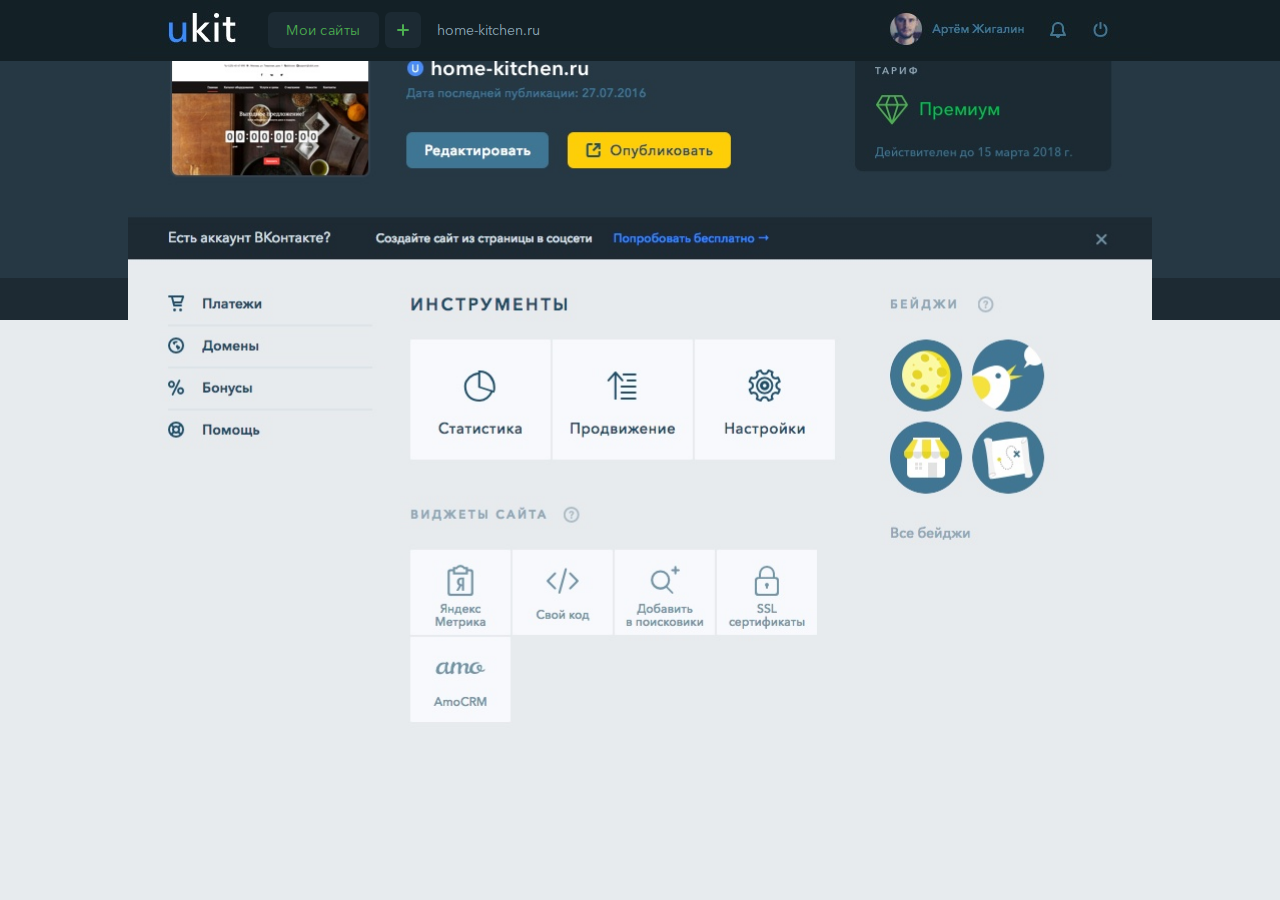
<file: index-ver2.html>
<!doctype html>

<html lang="en">
<head>
  <meta charset="utf-8">
  <script
  src="https://code.jquery.com/jquery-3.2.1.min.js"
  integrity="sha256-hwg4gsxgFZhOsEEamdOYGBf13FyQuiTwlAQgxVSNgt4="
  crossorigin="anonymous"></script>

  <title>Выбор сайта в дашбоарде uKit</title>
  <link rel="stylesheet" href="css/styles-ver2.css">

  <!--[if lt IE 9]>
    <script src="https://cdnjs.cloudflare.com/ajax/libs/html5shiv/3.7.3/html5shiv.js"></script>
  <![endif]-->

</head>

<body>
   <!-- Yandex.Metrika counter -->
  <script type="text/javascript" >
      (function (d, w, c) {
          (w[c] = w[c] || []).push(function() {
              try {
                  w.yaCounter46321338 = new Ya.Metrika({
                      id:46321338,
                      clickmap:true,
                      trackLinks:true,
                      accurateTrackBounce:true,
                      webvisor:true
                  });
              } catch(e) { }
          });

          var n = d.getElementsByTagName("script")[0],
              s = d.createElement("script"),
              f = function () { n.parentNode.insertBefore(s, n); };
          s.type = "text/javascript";
          s.async = true;
          s.src = "https://mc.yandex.ru/metrika/watch.js";

          if (w.opera == "[object Opera]") {
              d.addEventListener("DOMContentLoaded", f, false);
          } else { f(); }
      })(document, window, "yandex_metrika_callbacks");
  </script>
  <noscript><div><img src="https://mc.yandex.ru/watch/46321338" style="position:absolute; left:-9999px;" alt="" /></div></noscript>
  <!-- /Yandex.Metrika counter -->
  <div class="dash">
    <div class="bg">
      <div class="bg-header">
      </div>
      <div class="bg-header-main">
      </div>
      <div class="bg-banner">
      </div>
      <div class="bg-content">
      </div>
    </div>

    <div class="center">
      <div class="top">
        <div class="open-modal-new" title="Выбрать сайт из моих сайтов">
          <span>Мои сайты</span>
  <!--         <span class="button-white">Выбрать сайт из 8</button> -->
        </div>

        <a class="create-new-site" title="Создать новый сайт" href="http://ukit.com/neowizard">
        </a>
        <a class="current-site" href="http://home-kitchen.ru">home-kitchen.ru</a>
      </div>
    </div>
    <div class="bg">
        <div class="bg-header">
        </div>
        <div class="bg-header-main">
        </div>
        <div class="bg-banner">
        </div>
        <div class="bg-content">
        </div>
      </div>

    </div>
  </div>

<div class="modal">
  <header>
    <div class="row-content">
      <div class="sort-filter">
        <div class="filter-select-wrapper">
          <select class="filter-select">
            <option value="all">Все сайты</option>
            <option value="published">Опубликованные</option>
            <option value="unpublished">Неопубликованные</option>
            <option value="trial">С тарифом «Триал»</option>
            <option value="payment">С платным тарифом</option>
          </select>
        </div>
        <div class="filter-select-wrapper">
          <select class="filter-select">
            <option value="new">Сначала новые</option>
            <option value="old">Сначала старые</option>
            <option value="a-z">По алфавиту А-Я</option>
            <option value="z-a">По алфавиту Я-А</option>
          </select>
        </div>
      </div>
      <div class="view-select">
        <img src="src/icn-show-blocks-active.png">
        <img src="src/icn-show-list-normal.png">
      </div>
    </div>

  </header>
  <div class="content">
    <div class="stroke">
      <div class="tile create-new">
        <a class="zero-site" href="http://ukit.com/neowizard">
        </a>
        <div class="ukit-alt">
          <div class="ukit-alt-title-tooltip">
          </div>
          <div class="ukit-alt-title">
              <span class="ukit-alt-title-description" title="Данные копируются из страницы, из них создается сайт.  Это бесплатно и безопасно для вашей страницы в соцсети" >Сайт из готовой страницы в соцсети</span>
              <img src="src/img-question-mark.png">
          </div>
          <div class="ukit-alt-buttons">
            <div class="ukit-alt-buttons-fb2ukit">
            </div>
            <div class="ukit-alt-buttons-vk2ukit">
            </div>
          </div>
        </div>
      </div>
      <div class="tile">
        <div class="preview first-site selected-site">
          <div class="preview-overlay">
              <span>Выбрать сайт</span>
          </div>
        </div>
        <div class="info">
          <div class="info-data">
            <div class="info-site-name">
              <h2>Студия домашней кухни</h2>
            </div>
              <div class="info-site-data-wrapper">
                <div class="info-site-url-publish-wrapper">
                  <div class="info-site-url">
                    <img src="src/img-check.png">
                    <a class="custom-domain-name" href="https://home-kitchen.ru">home-kitchen.ru</a>
                  </div>
                  <div class="info-site-publish">
                    <span class="info-text">Опубликован 28.8.2017</span>
                  </div>
                </div>
                <div class="info-site-tariff-tariff-counter-wrapper">
                <div class="info-site-tariff">
                  <img class="favico" src="src/img-premium.png">
                  <span class="info-site-tariff-name">Премиум</span>
                </div>
                <div class="info-site-tariff-counter">
                  <span>
                    <a class="info-text" href="https://ukit.com/sites/url/sxcy145gx/dashBoard/billing/tariffs">Осталось 14 дней</a>
                  </span>
                </div>
                </div>
              </div>
          </div>
        </div>
      </div>
      <div class="tile">
        <div class="preview second-site">
          <div class="preview-overlay">
              <span>Выбрать сайт</span>
          </div>
        </div>
        <div class="info">
          <div class="info-data">
            <div class="info-site-name">
              <h2>Модель Алисия Ансем</h2>
            </div>
              <div class="info-site-data-wrapper">
                <div class="info-site-url-publish-wrapper">
                  <div class="info-site-url">
                    <img src="src/img-check.png">
                    <a class="custom-domain-name" href="https://home-kitchen.ru">alisia-ansem.ru</a>
                  </div>
                  <div class="info-site-publish">
                    <span class="info-text">Опубликован 10.9.2017</span>
                  </div>
                </div>
                <div class="info-site-tariff-tariff-counter-wrapper">
                <div class="info-site-tariff">
                  <img class="favico trial-ico" src="src/img-trial.png">
                  <span class="info-site-tariff-name trial">Триал</span>
                </div>
                <div class="info-site-tariff-counter">
                  <span>
                    <a class="info-text" href="https://ukit.com/sites/url/sxcy145gx/dashBoard/billing/tariffs"> Осталось 14 дней</a>
                  </span>
                </div>
                </div>
              </div>
          </div>
        </div>
      </div>
      <div class="tile">
        <div class="preview third-site">
          <div class="preview-overlay">
              <span>Выбрать сайт</span>
          </div>
        </div>
        <div class="info">
          <div class="info-data">
            <div class="info-site-name">
              <h2>Маникюрный салон «Аннелис»</h2>
            </div>
              <div class="info-site-data-wrapper">
                <div class="info-site-url-publish-wrapper">
                  <div class="info-site-url">
                    <!-- <img src="src/img-check.png"> -->
                    <a class="system-domain-name" href="https://1wvcqkq24.urest.org">1wvcqkq24.urest.org</a>
                  </div>
                  <div class="info-site-publish">
                    <span class="info-text">Опубликован сегодня в 9:52</span>
                  </div>
                </div>
                <div class="info-site-tariff-tariff-counter-wrapper">
                <div class="info-site-tariff">
                  <img class="favico trial-ico" src="src/img-trial.png">
                  <span class="info-site-tariff-name trial">Триал</span>
                </div>
                <div class="info-site-tariff-counter">
                  <span>
                    <a class="info-text" href="https://ukit.com/sites/url/sxcy145gx/dashBoard/billing/tariffs">Осталось 7 дней</a>
                  </span>
                </div>
                </div>
              </div>
          </div>
        </div>
      </div>
      <div class="tile">
        <div class="preview forth-site">
          <div class="preview-overlay">
              <span>Выбрать сайт</span>
          </div>
        </div>
        <div class="info">
          <div class="info-data">
            <div class="info-site-name">
              <h2>Сообщество hand-made мастеров Creators</h2>
            </div>
              <div class="info-site-data-wrapper">
                <div class="info-site-url-publish-wrapper">
                  <div class="info-site-url">
                    <img src="src/img-check.png">
                    <a class="custom-domain-name" href="https://home-kitchen.ru">hand-made-creators.com</a>
                  </div>
                  <div class="info-site-publish">
                    <span class="info-text">Опубликован сегодня в 11:23</span>
                  </div>
                </div>
                <div class="info-site-tariff-tariff-counter-wrapper">
                <div class="info-site-tariff">
                  <img class="favico" src="src/img-premium.png">
                  <span class="info-site-tariff-name">Премиум</span>
                </div>
                <div class="info-site-tariff-counter">
                  <span>
                    <a class="info-text" href="https://ukit.com/sites/url/sxcy145gx/dashBoard/billing/tariffs"> </a>
                  </span>
                </div>
                </div>
              </div>
          </div>
        </div>
      </div>
      <div class="tile">
        <div class="preview fifth-site">
          <div class="preview-overlay">
              <span>Выбрать сайт</span>
          </div>
        </div>
        <div class="info">
          <div class="info-data">
            <div class="info-site-name">
              <h2>Флористический дизайн от «Botanique»</h2>
            </div>
              <div class="info-site-data-wrapper">
                <div class="info-site-url-publish-wrapper">
                  <div class="info-site-url">
                    <img src="src/img-check.png">
                    <a class="custom-domain-name" href="https://home-kitchen.ru">ботаник-дизайн.рф</a>
                  </div>
                  <div class="info-site-publish">
                    <span class="info-text">Не опубликован</span>
                  </div>
                </div>
                <div class="info-site-tariff-tariff-counter-wrapper">
                <div class="info-site-tariff">
                  <img class="favico" src="src/img-premium.png">
                  <span class="info-site-tariff-name">Премиум</span>
                </div>
                <div class="info-site-tariff-counter">
                  <span>
                    <a class="info-text" href="https://ukit.com/sites/url/sxcy145gx/dashBoard/billing/tariffs"> </a>
                  </span>
                </div>
                </div>
              </div>
          </div>
        </div>
      </div>
      <div class="tile">
        <div class="preview sixth-site">
          <div class="preview-overlay">
              <span>Выбрать сайт</span>
          </div>
        </div>
        <div class="info">
          <div class="info-data">
            <div class="info-site-name">
              <h2>Йога-центр «Намасте»</h2>
            </div>
              <div class="info-site-data-wrapper">
                <div class="info-site-url-publish-wrapper">
                  <div class="info-site-url">
                    <img src="src/img-check.png">
                    <a class="custom-domain-name" href="https://home-kitchen.ru">yoga-namaste.ru</a>
                  </div>
                  <div class="info-site-publish">
                    <span class="info-text">Опубликован вчера в 14:20</span>
                  </div>
                </div>
                <div class="info-site-tariff-tariff-counter-wrapper">
                <div class="info-site-tariff">
                  <img class="favico" src="src/img-premium.png">
                  <span class="info-site-tariff-name">Премиум</span>
                </div>
                <div class="info-site-tariff-counter">
                  <span>
                    <a class="info-text" href="https://ukit.com/sites/url/sxcy145gx/dashBoard/billing/tariffs"> </a>
                  </span>
                </div>
                </div>
              </div>
          </div>
        </div>
      </div>
      <div class="tile">
        <div class="preview seventh-site">
          <div class="preview-overlay">
              <span>Выбрать сайт</span>
          </div>
        </div>
        <div class="info">
          <div class="info-data">
            <div class="info-site-name">
              <h2>IT Марафон «Хакслет»</h2>
            </div>
              <div class="info-site-data-wrapper">
                <div class="info-site-url-publish-wrapper">
                  <div class="info-site-url">
                    <!-- <img src="src/img-check.png"> -->
                    <a class="system-domain-name" href="https://home-kitchen.ru">6acx2uyo73rb.ukit.me</a>
                  </div>
                  <div class="info-site-publish">
                    <span class="info-text">Не опубликован</span>
                  </div>
                </div>
                <div class="info-site-tariff-tariff-counter-wrapper">
                <div class="info-site-tariff">
                  <img class="favico trial-ico" src="src/img-trial.png">
                  <span class="info-site-tariff-name trial">Триал</span>
                </div>
                <div class="info-site-tariff-counter">
                  <span>
                    <a class="info-text" href="https://ukit.com/sites/url/sxcy145gx/dashBoard/billing/tariffs">Осталось 12 дней</a>
                  </span>
                </div>
                </div>
              </div>
          </div>
        </div>
      </div>
      <div class="tile">
        <div class="preview eigth-site">
          <div class="preview-overlay">
              <span>Выбрать сайт</span>
          </div>
        </div>
        <div class="info">
          <div class="info-data">
            <div class="info-site-name">
              <h2>Приложение для путешественников</h2>
            </div>
              <div class="info-site-data-wrapper">
                <div class="info-site-url-publish-wrapper">
                  <div class="info-site-url">
                    <img src="src/img-check.png">
                    <a class="custom-domain-name" href="https://home-kitchen.ru">waytodo-app.com</a>
                  </div>
                  <div class="info-site-publish">
                    <span class="info-text">Не опубликован</span>
                  </div>
                </div>
                <div class="info-site-tariff-tariff-counter-wrapper">
                <div class="info-site-tariff">
                  <img class="favico trial-ico" src="src/img-trial.png">
                  <span class="info-site-tariff-name trial">Триал</span>
                </div>
                <div class="info-site-tariff-counter">
                  <span>
                    <a class="info-text" href="https://ukit.com/sites/url/sxcy145gx/dashBoard/billing/tariffs">Осталось 9 дней</a>
                  </span>
                </div>
                </div>
              </div>
          </div>
        </div>
      </div>
      <div class="tile">
        <div class="preview ninth-site">
          <div class="preview-overlay">
              <span>Выбрать сайт</span>
          </div>
        </div>
        <div class="info">
          <div class="info-data">
            <div class="info-site-name">
              <h2>Галерея цветов «Флорист»</h2>
            </div>
              <div class="info-site-data-wrapper">
                <div class="info-site-url-publish-wrapper">
                  <div class="info-site-url">
                    <img src="src/img-check.png">
                    <a class="custom-domain-name" href="https://home-kitchen.ru">галерея-флорист.рф</a>
                  </div>
                  <div class="info-site-publish">
                    <span class="info-text">Опубликован вчера в 9:22</span>
                  </div>
                </div>
                <div class="info-site-tariff-tariff-counter-wrapper">
                <div class="info-site-tariff">
                  <img class="favico" src="src/img-premium.png">
                  <span class="info-site-tariff-name">Премиум</span>
                </div>
                <div class="info-site-tariff-counter">
                  <span>
                    <a class="info-text" href="https://ukit.com/sites/url/sxcy145gx/dashBoard/billing/tariffs">Осталось 10 дней</a>
                  </span>
                </div>
                </div>
              </div>
          </div>
        </div>
      </div>
      <div class="tile">
        <div class="preview expired tenth-site">
          <div class="preview-overlay">
              <span>Выбрать сайт</span>
          </div>
        </div>
        <div class="info">
          <div class="info-data">
            <div class="info-site-name">
              <h2>Приложение для меломанов «Music Station»</h2>
            </div>
              <div class="info-site-data-wrapper">
                <div class="info-site-url-publish-wrapper">
                  <div class="info-site-url">
                    <!-- <img src="src/img-check.png"> -->
                    <a class="system-domain-name" href="https://1u7imgy48.ukit.me">1u7imgy48.ukit.me</a>
                  </div>
                  <div class="info-site-publish">
                    <span class="info-text">Не опубликован</span>
                  </div>
                </div>
                <div class="info-site-tariff-tariff-counter-wrapper">
                <div class="info-site-tariff">
                  <img class="favico trial-ico" src="src/img-trial.png">
                  <span class="info-site-tariff-name tariff-expired trial">Триал закончился</span>
                </div>
                <div class="info-site-tariff-counter">
                  <span>
                    <a class="info-text link" href="https://ukit.com/sites/url/sxcy145gx/dashBoard/billing/tariffs">Выберите тариф</a>
                  </span>
                </div>
                </div>
              </div>
          </div>
        </div>
      </div>
      <div class="tile">
        <div class="preview expired eleventh-site">
          <div class="preview-overlay">
              <span>Выбрать сайт</span>
          </div>
        </div>
        <div class="info">
          <div class="info-data">
            <div class="info-site-name">
              <h2>Барбершоп «Hairdresser»</h2>
            </div>
              <div class="info-site-data-wrapper">
                <div class="info-site-url-publish-wrapper">
                  <div class="info-site-url">
                    <img src="src/img-check.png">
                    <a class="custom-domain-name" href="https://hairdresser.ru">hairdresser.ru</a>
                  </div>
                  <div class="info-site-publish">
                    <span class="info-text">Не опубликован</span>
                  </div>
                </div>
                <div class="info-site-tariff-tariff-counter-wrapper">
                <div class="info-site-tariff">
                  <img class="favico" src="src/img-premium.png">
                  <span class="info-site-tariff-name tariff-expired">Премиум закончился</span>
                </div>
                <div class="info-site-tariff-counter">
                  <span>
                    <a class="info-text link" href="https://ukit.com/sites/url/sxcy145gx/dashBoard/billing/tariffs">Выберите тариф</a>
                  </span>
                </div>
                </div>
              </div>
          </div>
        </div>
      </div>
    </div>
  </div>
<!--
  <h1>Если сайт один</h1>
  <div class="content">
    <div class="stroke">
      <div class="tile">
        <div class="preview">
        </div>
        <div class="info">
        </div>
      </div>
    </div>
  </div>

  <h1>Если сайта 2</h1>
  <div class="content">
    <div class="stroke">
      <div class="tile">
        <div class="preview">
        </div>
        <div class="info">
        </div>
      </div>
      <div class="tile">
        <div class="preview">
        </div>
        <div class="info">
        </div>
      </div>
    </div>
  </div>

  <h1>Если сайта 3</h1>
  <div class="content">
    <div class="stroke">
      <div class="tile">
        <div class="preview">
        </div>
        <div class="info">
        </div>
      </div>
      <div class="tile">
        <div class="preview">
        </div>
        <div class="info">
        </div>
      </div>
      <div class="tile">
        <div class="preview">
        </div>
        <div class="info">
        </div>
      </div>
    </div>
  </div>

  <h1>Если сайта 4</h1>
  <div class="content">
    <div class="stroke">
      <div class="tile">
        <div class="preview">
        </div>
        <div class="info">
        </div>
      </div>
      <div class="tile">
        <div class="preview">
        </div>
        <div class="info">
        </div>
      </div>
      <div class="tile">
        <div class="preview">
        </div>
        <div class="info">
        </div>
      </div>
      <div class="tile">
        <div class="preview">
        </div>
        <div class="info">
        </div>
      </div>
    </div>
  </div> -->
</div>
<script>
  $('.open-modal-new').click(function(event) {
    var $currentTarget=$(event.currentTarget);
    $currentTarget.toggleClass('selected');
    $('.modal').toggleClass('active')
  })

  $('.close-modal').click(function() {
    $('.modal').toggleClass('active')
  })

  $('.button-back').click(function() {
    $('.modal').toggleClass('active')
  })

  $('.ukit-alt-title').hover(function() {
    $(this).siblings('.ukit-alt-title-tooltip').toggleClass('active')
  })

  $('.button-detail').click(function() {
    $(this).siblings('.menu').toggleClass('active')
  })

  $('body').click(function(e){
    if($(e.target).attr('class') != 'button-detail') {
      $('.menu').removeClass('active');
    }
  });

  // if (!container.is(e.target) && container.has(e.target).length === 0)
  //   {
  //       container.hide();
  //   }

</script>

</body>
</html>
</file>
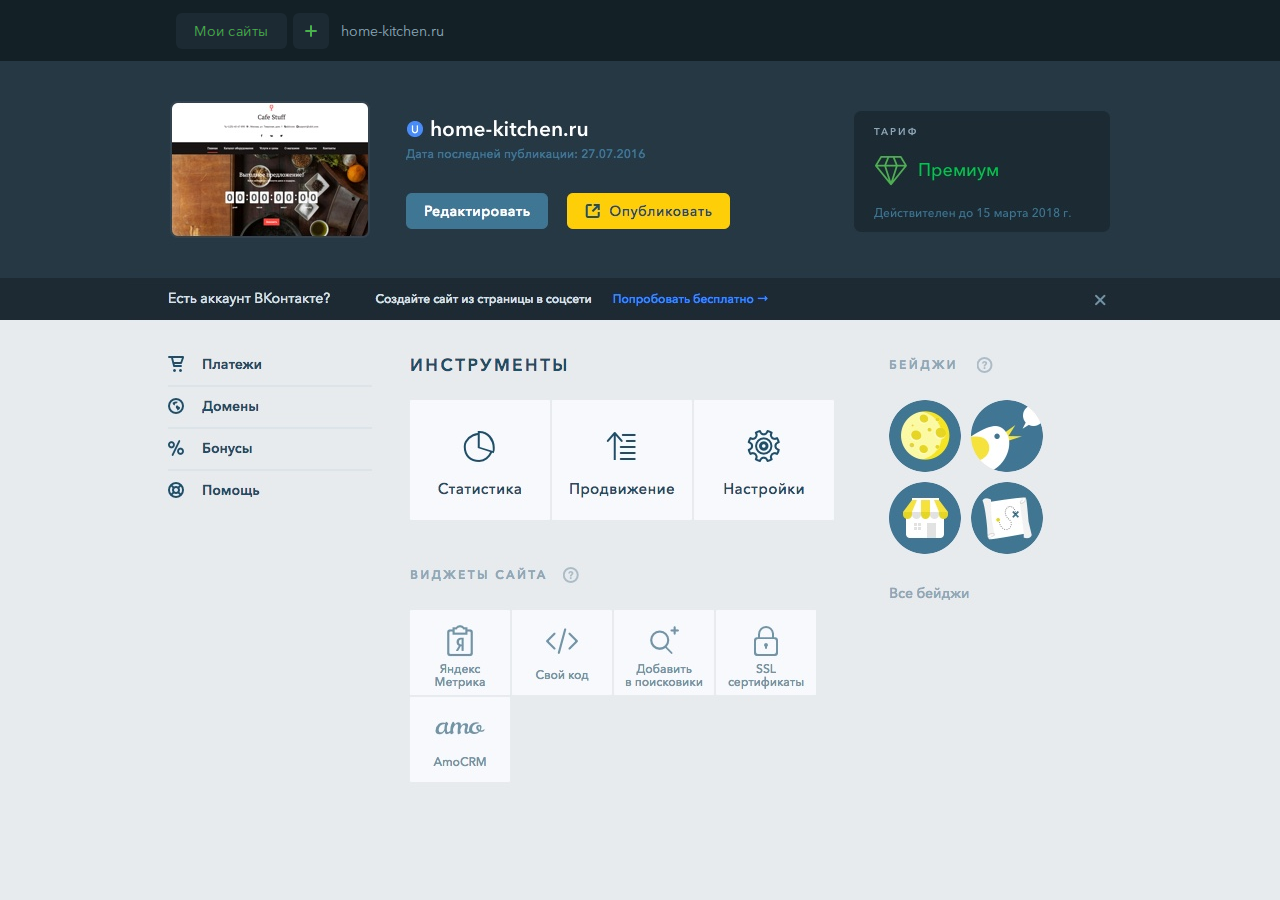
<file: index-ver3.html>
<!doctype html>

<html lang="en">
<head>
  <meta charset="utf-8">
  <script
  src="https://code.jquery.com/jquery-3.2.1.min.js"
  integrity="sha256-hwg4gsxgFZhOsEEamdOYGBf13FyQuiTwlAQgxVSNgt4="
  crossorigin="anonymous"></script>

  <title>Выбор сайта в дашбоарде uKit</title>
  <link rel="stylesheet" href="css/styles.css">

  <!--[if lt IE 9]>
    <script src="https://cdnjs.cloudflare.com/ajax/libs/html5shiv/3.7.3/html5shiv.js"></script>
  <![endif]-->

</head>

<body>
   <!-- Yandex.Metrika counter -->
  <script type="text/javascript" >
      (function (d, w, c) {
          (w[c] = w[c] || []).push(function() {
              try {
                  w.yaCounter46321338 = new Ya.Metrika({
                      id:46321338,
                      clickmap:true,
                      trackLinks:true,
                      accurateTrackBounce:true,
                      webvisor:true
                  });
              } catch(e) { }
          });

          var n = d.getElementsByTagName("script")[0],
              s = d.createElement("script"),
              f = function () { n.parentNode.insertBefore(s, n); };
          s.type = "text/javascript";
          s.async = true;
          s.src = "https://mc.yandex.ru/metrika/watch.js";

          if (w.opera == "[object Opera]") {
              d.addEventListener("DOMContentLoaded", f, false);
          } else { f(); }
      })(document, window, "yandex_metrika_callbacks");
  </script>
  <noscript><div><img src="https://mc.yandex.ru/watch/46321338" style="position:absolute; left:-9999px;" alt="" /></div></noscript>
  <!-- /Yandex.Metrika counter -->
  <div class="top-wrapper">
    <div class="top">
    <div class="open-modal-new" title="Выбрать сайт из моих сайтов">
      <span>Мои сайты</span>
    </div>
    <a class="create-new-site" title="Создать новый сайт" href="http://ukit.com/neowizard">
    </a>
    <a class="current-site" href="http://home-kitchen.ru">home-kitchen.ru
    </a>
    </div>
  </div>

  <div class="dash">
    <div class="bg">
      <div class="bg-header-main">
      </div>
      <div class="bg-banner">
      </div>
      <div class="bg-content">
      </div>
    </div>

    <div class="center">
    </div>
    <div class="bg">
        <div class="bg-header-main">
        </div>
        <div class="bg-banner">
        </div>
        <div class="bg-content">
        </div>
      </div>

    </div>
  </div>

<div class="modal">
  <header>
    <div class="row-content">
      <div class="sort-filter">
        <div class="filter-select-wrapper">
          <select class="filter-select">
            <option value="all">Все сайты</option>
            <option value="published">Опубликованные</option>
            <option value="unpublished">Неопубликованные</option>
            <option value="trial">С тарифом «Триал»</option>
            <option value="payment">С платным тарифом</option>
          </select>
        </div>
        <div class="filter-select-wrapper">
          <select class="filter-select">
            <option value="new">Сначала новые</option>
            <option value="old">Сначала старые</option>
            <option value="a-z">По алфавиту А-Я</option>
            <option value="z-a">По алфавиту Я-А</option>
          </select>
        </div>
      </div>
      <div class="view-select">
        <div class="view-select-cards"></div>
        <div class="view-select-table"></div>
      </div>
    </div>

  </header>
  <div class="content">
    <div class="stroke">
      <div class="tile create-new">
        <a class="zero-site" href="http://ukit.com/neowizard">
        </a>
        <div class="ukit-alt">
          <div class="ukit-alt-title-tooltip">
          </div>
          <div class="ukit-alt-title">
              <span class="ukit-alt-title-description" title="Данные копируются из страницы, из них создается сайт.  Это бесплатно и безопасно для вашей страницы в соцсети" >Сайт из готовой страницы в соцсети</span>
              <img src="src/img-question-mark.png">
          </div>
          <div class="ukit-alt-buttons">
            <div class="ukit-alt-buttons-fb2ukit">
            </div>
            <div class="ukit-alt-buttons-vk2ukit">
            </div>
          </div>
        </div>
      </div>
      <div class="tile">
        <div class="preview first-site selected-site">
          <div class="preview-overlay">
              <span>Выбрать сайт</span>
          </div>
        </div>
        <div class="info">
          <div class="info-data">
            <div class="info-site-name">
              <h2>Студия домашней кухни</h2>
            </div>
              <div class="info-site-data-wrapper">
                <div class="info-site-url-publish-wrapper">
                  <div class="info-site-url">
                    <img src="src/img-check.png">
                    <a class="custom-domain-name" href="https://home-kitchen.ru">home-kitchen.ru</a>
                  </div>
                  <div class="info-site-publish">
                    <span class="info-text">Опубликован 28.8.2017</span>
                  </div>
                </div>
                <div class="info-site-tariff-tariff-counter-wrapper">
                <div class="info-site-tariff">
                  <img class="favico" src="src/img-premium.png">
                  <span class="info-site-tariff-name">Премиум</span>
                </div>
                <div class="info-site-tariff-counter">
                  <span>
                    <a class="info-text" href="https://ukit.com/sites/url/sxcy145gx/dashBoard/billing/tariffs">Осталось 14 дней</a>
                  </span>
                </div>
                </div>
              </div>
          </div>
        </div>
      </div>
      <div class="tile">
        <div class="preview second-site">
          <div class="preview-overlay">
              <span>Выбрать сайт</span>
          </div>
        </div>
        <div class="info">
          <div class="info-data">
            <div class="info-site-name">
              <h2>Модель Алисия Ансем</h2>
            </div>
              <div class="info-site-data-wrapper">
                <div class="info-site-url-publish-wrapper">
                  <div class="info-site-url">
                    <img src="src/img-check.png">
                    <a class="custom-domain-name" href="https://home-kitchen.ru">alisia-ansem.ru</a>
                  </div>
                  <div class="info-site-publish">
                    <span class="info-text">Опубликован 10.9.2017</span>
                  </div>
                </div>
                <div class="info-site-tariff-tariff-counter-wrapper">
                <div class="info-site-tariff">
                  <img class="favico trial-ico" src="src/img-trial.png">
                  <span class="info-site-tariff-name trial">Триал</span>
                </div>
                <div class="info-site-tariff-counter">
                  <span>
                    <a class="info-text" href="https://ukit.com/sites/url/sxcy145gx/dashBoard/billing/tariffs"> Осталось 14 дней</a>
                  </span>
                </div>
                </div>
              </div>
          </div>
        </div>
      </div>
      <div class="tile">
        <div class="preview third-site">
          <div class="preview-overlay">
              <span>Выбрать сайт</span>
          </div>
        </div>
        <div class="info">
          <div class="info-data">
            <div class="info-site-name">
              <h2>Маникюрный салон «Аннелис»</h2>
            </div>
              <div class="info-site-data-wrapper">
                <div class="info-site-url-publish-wrapper">
                  <div class="info-site-url">
                    <!-- <img src="src/img-check.png"> -->
                    <a class="system-domain-name" href="https://1wvcqkq24.urest.org">1wvcqkq24.urest.org</a>
                  </div>
                  <div class="info-site-publish">
                    <span class="info-text">Опубликован сегодня в 9:52</span>
                  </div>
                </div>
                <div class="info-site-tariff-tariff-counter-wrapper">
                <div class="info-site-tariff">
                  <img class="favico trial-ico" src="src/img-trial.png">
                  <span class="info-site-tariff-name trial">Триал</span>
                </div>
                <div class="info-site-tariff-counter">
                  <span>
                    <a class="info-text" href="https://ukit.com/sites/url/sxcy145gx/dashBoard/billing/tariffs">Осталось 7 дней</a>
                  </span>
                </div>
                </div>
              </div>
          </div>
        </div>
      </div>
      <div class="tile">
        <div class="preview forth-site">
          <div class="preview-overlay">
              <span>Выбрать сайт</span>
          </div>
        </div>
        <div class="info">
          <div class="info-data">
            <div class="info-site-name">
              <h2>Сообщество hand-made мастеров Creators</h2>
            </div>
              <div class="info-site-data-wrapper">
                <div class="info-site-url-publish-wrapper">
                  <div class="info-site-url">
                    <img src="src/img-check.png">
                    <a class="custom-domain-name" href="https://home-kitchen.ru">hand-made-creators.com</a>
                  </div>
                  <div class="info-site-publish">
                    <span class="info-text">Опубликован сегодня в 11:23</span>
                  </div>
                </div>
                <div class="info-site-tariff-tariff-counter-wrapper">
                <div class="info-site-tariff">
                  <img class="favico" src="src/img-premium.png">
                  <span class="info-site-tariff-name">Премиум</span>
                </div>
                <div class="info-site-tariff-counter">
                  <span>
                    <a class="info-text" href="https://ukit.com/sites/url/sxcy145gx/dashBoard/billing/tariffs"> </a>
                  </span>
                </div>
                </div>
              </div>
          </div>
        </div>
      </div>
      <div class="tile">
        <div class="preview fifth-site">
          <div class="preview-overlay">
              <span>Выбрать сайт</span>
          </div>
        </div>
        <div class="info">
          <div class="info-data">
            <div class="info-site-name">
              <h2>Флористический дизайн от «Botanique»</h2>
            </div>
              <div class="info-site-data-wrapper">
                <div class="info-site-url-publish-wrapper">
                  <div class="info-site-url">
                    <img src="src/img-check.png">
                    <a class="custom-domain-name" href="https://home-kitchen.ru">ботаник-дизайн.рф</a>
                  </div>
                  <div class="info-site-publish">
                    <span class="info-text">Не опубликован</span>
                  </div>
                </div>
                <div class="info-site-tariff-tariff-counter-wrapper">
                <div class="info-site-tariff">
                  <img class="favico" src="src/img-premium.png">
                  <span class="info-site-tariff-name">Премиум</span>
                </div>
                <div class="info-site-tariff-counter">
                  <span>
                    <a class="info-text" href="https://ukit.com/sites/url/sxcy145gx/dashBoard/billing/tariffs"> </a>
                  </span>
                </div>
                </div>
              </div>
          </div>
        </div>
      </div>
      <div class="tile">
        <div class="preview sixth-site">
          <div class="preview-overlay">
              <span>Выбрать сайт</span>
          </div>
        </div>
        <div class="info">
          <div class="info-data">
            <div class="info-site-name">
              <h2>Йога-центр «Намасте»</h2>
            </div>
              <div class="info-site-data-wrapper">
                <div class="info-site-url-publish-wrapper">
                  <div class="info-site-url">
                    <img src="src/img-check.png">
                    <a class="custom-domain-name" href="https://home-kitchen.ru">yoga-namaste.ru</a>
                  </div>
                  <div class="info-site-publish">
                    <span class="info-text">Опубликован вчера в 14:20</span>
                  </div>
                </div>
                <div class="info-site-tariff-tariff-counter-wrapper">
                <div class="info-site-tariff">
                  <img class="favico" src="src/img-premium.png">
                  <span class="info-site-tariff-name">Премиум</span>
                </div>
                <div class="info-site-tariff-counter">
                  <span>
                    <a class="info-text" href="https://ukit.com/sites/url/sxcy145gx/dashBoard/billing/tariffs"> </a>
                  </span>
                </div>
                </div>
              </div>
          </div>
        </div>
      </div>
      <div class="tile">
        <div class="preview seventh-site">
          <div class="preview-overlay">
              <span>Выбрать сайт</span>
          </div>
        </div>
        <div class="info">
          <div class="info-data">
            <div class="info-site-name">
              <h2>IT Марафон «Хакслет»</h2>
            </div>
              <div class="info-site-data-wrapper">
                <div class="info-site-url-publish-wrapper">
                  <div class="info-site-url">
                    <!-- <img src="src/img-check.png"> -->
                    <a class="system-domain-name" href="https://home-kitchen.ru">6acx2uyo73rb.ukit.me</a>
                  </div>
                  <div class="info-site-publish">
                    <span class="info-text">Не опубликован</span>
                  </div>
                </div>
                <div class="info-site-tariff-tariff-counter-wrapper">
                <div class="info-site-tariff">
                  <img class="favico trial-ico" src="src/img-trial.png">
                  <span class="info-site-tariff-name trial">Триал</span>
                </div>
                <div class="info-site-tariff-counter">
                  <span>
                    <a class="info-text" href="https://ukit.com/sites/url/sxcy145gx/dashBoard/billing/tariffs">Осталось 12 дней</a>
                  </span>
                </div>
                </div>
              </div>
          </div>
        </div>
      </div>
      <div class="tile">
        <div class="preview eigth-site">
          <div class="preview-overlay">
              <span>Выбрать сайт</span>
          </div>
        </div>
        <div class="info">
          <div class="info-data">
            <div class="info-site-name">
              <h2>Приложение для путешественников</h2>
            </div>
              <div class="info-site-data-wrapper">
                <div class="info-site-url-publish-wrapper">
                  <div class="info-site-url">
                    <img src="src/img-check.png">
                    <a class="custom-domain-name" href="https://home-kitchen.ru">waytodo-app.com</a>
                  </div>
                  <div class="info-site-publish">
                    <span class="info-text">Не опубликован</span>
                  </div>
                </div>
                <div class="info-site-tariff-tariff-counter-wrapper">
                <div class="info-site-tariff">
                  <img class="favico trial-ico" src="src/img-trial.png">
                  <span class="info-site-tariff-name trial">Триал</span>
                </div>
                <div class="info-site-tariff-counter">
                  <span>
                    <a class="info-text" href="https://ukit.com/sites/url/sxcy145gx/dashBoard/billing/tariffs">Осталось 9 дней</a>
                  </span>
                </div>
                </div>
              </div>
          </div>
        </div>
      </div>
      <div class="tile">
        <div class="preview ninth-site">
          <div class="preview-overlay">
              <span>Выбрать сайт</span>
          </div>
        </div>
        <div class="info">
          <div class="info-data">
            <div class="info-site-name">
              <h2>Галерея цветов «Флорист»</h2>
            </div>
              <div class="info-site-data-wrapper">
                <div class="info-site-url-publish-wrapper">
                  <div class="info-site-url">
                    <img src="src/img-check.png">
                    <a class="custom-domain-name" href="https://home-kitchen.ru">галерея-флорист.рф</a>
                  </div>
                  <div class="info-site-publish">
                    <span class="info-text">Опубликован вчера в 9:22</span>
                  </div>
                </div>
                <div class="info-site-tariff-tariff-counter-wrapper">
                <div class="info-site-tariff">
                  <img class="favico" src="src/img-premium.png">
                  <span class="info-site-tariff-name">Премиум</span>
                </div>
                <div class="info-site-tariff-counter">
                  <span>
                    <a class="info-text" href="https://ukit.com/sites/url/sxcy145gx/dashBoard/billing/tariffs">Осталось 10 дней</a>
                  </span>
                </div>
                </div>
              </div>
          </div>
        </div>
      </div>
      <div class="tile">
        <div class="preview expired tenth-site">
          <div class="preview-overlay">
              <span>Выбрать сайт</span>
          </div>
        </div>
        <div class="info">
          <div class="info-data">
            <div class="info-site-name">
              <h2>Приложение для меломанов «Music Station»</h2>
            </div>
              <div class="info-site-data-wrapper">
                <div class="info-site-url-publish-wrapper">
                  <div class="info-site-url">
                    <!-- <img src="src/img-check.png"> -->
                    <a class="system-domain-name" href="https://1u7imgy48.ukit.me">1u7imgy48.ukit.me</a>
                  </div>
                  <div class="info-site-publish">
                    <span class="info-text">Не опубликован</span>
                  </div>
                </div>
                <div class="info-site-tariff-tariff-counter-wrapper">
                <div class="info-site-tariff">
                  <img class="favico trial-ico" src="src/img-trial.png">
                  <span class="info-site-tariff-name tariff-expired trial">Триал закончился</span>
                </div>
                <div class="info-site-tariff-counter">
                  <span>
                    <a class="info-text link" href="https://ukit.com/sites/url/sxcy145gx/dashBoard/billing/tariffs">Выберите тариф</a>
                  </span>
                </div>
                </div>
              </div>
          </div>
        </div>
      </div>
      <div class="tile">
        <div class="preview expired eleventh-site">
          <div class="preview-overlay">
              <span>Выбрать сайт</span>
          </div>
        </div>
        <div class="info">
          <div class="info-data">
            <div class="info-site-name">
              <h2>Барбершоп «Hairdresser»</h2>
            </div>
              <div class="info-site-data-wrapper">
                <div class="info-site-url-publish-wrapper">
                  <div class="info-site-url">
                    <img src="src/img-check.png">
                    <a class="custom-domain-name" href="https://hairdresser.ru">hairdresser.ru</a>
                  </div>
                  <div class="info-site-publish">
                    <span class="info-text">Не опубликован</span>
                  </div>
                </div>
                <div class="info-site-tariff-tariff-counter-wrapper">
                <div class="info-site-tariff">
                  <img class="favico" src="src/img-premium.png">
                  <span class="info-site-tariff-name tariff-expired">Премиум закончился</span>
                </div>
                <div class="info-site-tariff-counter">
                  <span>
                    <a class="info-text link" href="https://ukit.com/sites/url/sxcy145gx/dashBoard/billing/tariffs">Выберите тариф</a>
                  </span>
                </div>
                </div>
              </div>
          </div>
        </div>
      </div>
    </div>
  </div>
<!--
  <h1>Если сайт один</h1>
  <div class="content">
    <div class="stroke">
      <div class="tile">
        <div class="preview">
        </div>
        <div class="info">
        </div>
      </div>
    </div>
  </div>

  <h1>Если сайта 2</h1>
  <div class="content">
    <div class="stroke">
      <div class="tile">
        <div class="preview">
        </div>
        <div class="info">
        </div>
      </div>
      <div class="tile">
        <div class="preview">
        </div>
        <div class="info">
        </div>
      </div>
    </div>
  </div>

  <h1>Если сайта 3</h1>
  <div class="content">
    <div class="stroke">
      <div class="tile">
        <div class="preview">
        </div>
        <div class="info">
        </div>
      </div>
      <div class="tile">
        <div class="preview">
        </div>
        <div class="info">
        </div>
      </div>
      <div class="tile">
        <div class="preview">
        </div>
        <div class="info">
        </div>
      </div>
    </div>
  </div>

  <h1>Если сайта 4</h1>
  <div class="content">
    <div class="stroke">
      <div class="tile">
        <div class="preview">
        </div>
        <div class="info">
        </div>
      </div>
      <div class="tile">
        <div class="preview">
        </div>
        <div class="info">
        </div>
      </div>
      <div class="tile">
        <div class="preview">
        </div>
        <div class="info">
        </div>
      </div>
      <div class="tile">
        <div class="preview">
        </div>
        <div class="info">
        </div>
      </div>
    </div>
  </div> -->
</div>
<script>
  $('.open-modal-new').click(function(event) {
    var $currentTarget=$(event.currentTarget);
    $currentTarget.toggleClass('selected');
    $('.modal').toggleClass('active')
  })
  
  $('.preview').click(function() {
    $('.open-modal-new').toggleClass('selected');
    $('.modal').toggleClass('active')
  })


  $('.close-modal').click(function() {
    $('.modal').toggleClass('active')
  })

  $('.view-select-cards').click(function() {
    $('.view-select-cards').toggleClass('view-select-cards-selected');
    $('.view-select-table').toggleClass('view-select-table-selected')
  })
  
  $('.view-select-table').click(function() {
    $('.view-select-cards').toggleClass('view-select-cards-selected');
    $('.view-select-table').toggleClass('view-select-table-selected')
  })

  $('.button-back').click(function() {
    $('.modal').toggleClass('active')
  })

  $('.ukit-alt-title').hover(function() {
    $(this).siblings('.ukit-alt-title-tooltip').toggleClass('active')
  })

  $('.button-detail').click(function() {
    $(this).siblings('.menu').toggleClass('active')
  })

  $('body').click(function(e){
    if($(e.target).attr('class') != 'button-detail') {
      $('.menu').removeClass('active');
    }
  });

  // if (!container.is(e.target) && container.has(e.target).length === 0)
  //   {
  //       container.hide();
  //   }

</script>

</body>
</html>
</file>
<file: css/styles.css>
@font-face {
  font-family: 'ukit';
  src: url('../fonts/ukit.eot?hkumea');
  src: url('../fonts/ukit.eot?hkumea#iefix') format('embedded-opentype'),
    url('../fonts/ukit.ttf?hkumea') format('truetype'),
    url('../fonts/ukit.woff?hkumea') format('woff'),
    url('../fonts/ukit.svg?hkumea#ukit') format('svg');
  font-weight: normal;
  font-style: normal;
}

@font-face {
  font-family: avenir-bold;
  src: url(../fonts/AvenirNextCyr-Bold.otf); /* Путь к файлу со шрифтом */
 }

 @font-face {
   font-family: avenir-medium;
   src: url(../fonts/AvenirNextCyr-Medium.otf); /* Путь к файлу со шрифтом */
  }

  @font-face {
    font-family: avenir-regular;
    src: url(../fonts/AvenirNextCyr-Regular.otf); /* Путь к файлу со шрифтом */
   }

   @font-face {
     font-family: avenir-demi;
     src: url(../fonts/AvenirNextCyr-Demi.otf); /* Путь к файлу со шрифтом */
    }
.scroll-down-button:hover {
  opacity: 1;
  cursor: pointer;
  transform: translateY(-3px);
  transition: opacity 0.2s cubic-bezier(0.0, 0.0, 0.2, 1), transform 0.2s cubic-bezier(0.0, 0.0, 0.2, 1);
}

.select-title {
  font: 14px/21px 'avenir-regular';
  color: #8DA8B8;
}

.scroll-down-button {
  opacity: 0.8;
  cursor: pointer;
  transition: opacity 0.2s cubic-bezier(0.0, 0.0, 0.2, 1), transform 0.2s cubic-bezier(0.0, 0.0, 0.2, 1);
}
.scroll-down-button:active {
  opacity: 0.94;
  cursor: pointer;
}


body {
  margin: auto;
  background-color: #E7EBEE;
  --tile-table-margin: 8px;
  --preview-table-width: 160px;
}
* {
  box-sizing: border-box;
}

.top-profile-sign-out {
  font-size: 16px;
  color: #3B7694;
  display: inline-block;
  vertical-align: middle;
  cursor: pointer;
  text-align: center;
  user-select: none;
  font-family: 'ukit' !important;
  speak: none;
  font-style: normal;
  font-weight: normal;
  font-variant: normal;
  text-transform: none;
  line-height: 1;
  -webkit-font-smoothing: antialiased;
}

.top-profile-sign-out:before {
content: "\e620";
}

.modal {
  opacity: 0;
  pointer-events: none;
  position: fixed;
  left: 0;
  top: 61px;
  background-color: #E8EBED;
  width: 100%;
  /*transition: opacity 0.3s ease-in-out, transform 0.3s ease-in-out;*/
  transition: opacity 0.3s cubic-bezier(0.0, 0.0, 0.2, 1), transform 0.3s cubic-bezier(0.0, 0.0, 0.2, 1);

  transform: translateY(-20px);
}

.modal.active {
  opacity: 1;
  position: absolute;
  pointer-events: auto;
  transform: translateY(0px);
  top: 109px;
}

.top-logo {
  float: left;
  position: relative;
  min-height: 1px;
  width: 230px;
}


.top-logo svg{
  height: 30px;
  margin-top: -4px;
  margin-right: 12px;

}

.top-profile {
    display: flex;
    flex-direction: row;
    flex-wrap: nowrap;
    justify-content: flex-end;
    align-content: flex-start;
    align-items: center;

    order: 0;
    flex: 1 1 auto;
    align-self: auto;
}

.top-profile-user {
    display: flex;
    flex-direction: row;
    flex-wrap: nowrap;
    justify-content: flex-end;
    align-content: flex-start;
    align-items: center;
    text-decoration: none;
    transition-property: color;
    transition-duration: 0.5s;
    transition-timing-function: cubic-bezier(0.23, 1, 0.32, 1);
}

.top-profile-notifications {
    position: relative;
    margin-left: 22px;
    margin-right: 0px;
    cursor: pointer;
    top: 2px;
}

.top-profile-sign-out {
    margin-left: 22px;
    cursor: pointer;
}

.top-profile-user-avatar {
    margin-right: 10px;
    width: 32px;
    height: 32px;
    max-width: 32px;
    min-width: 32px;
    max-height: 32px;
    border-radius: 50%;
}

.top-profile-user-name {
    overflow: hidden;
    text-overflow: ellipsis;
    white-space: nowrap;
    display: inline-block;
    max-width: 165px;
    color: #3B7694;
    font-size: 12px;
    font-family: avenir-regular, sans-serif;
}

.top-profile-user:hover .top-profile-user-name{
  color: #4b93b7;
}

.current-site {
  font-family: avenir-regular, sans-serif;
  font-size: 14px;
  color: #8DA8B8;
  letter-spacing: 0;
  margin-right: 12px;
  text-decoration: none;
  text-overflow: ellipsis;
  overflow: hidden;
  word-wrap: normal;
  white-space: nowrap;
  width: 25%;
}

.current-site:hover {
  color: #a2b9c7;
}

.view-select-cards {
  width: 48px;
  height: 48px;
  opacity: 0.8;
  background-image: url(../src/icn-show-blocks-active.png);
  background-position: center;
  background-repeat: no-repeat;
  cursor: pointer;
}

.view-select-cards:hover, .view-select-cards-selected:hover, .view-select-cards:focus, .view-select-cards-selected:focus, .view-select-table:hover, .view-select-table-selected:hover, .view-select-table:focus, .view-select-table-selected:focus {
  opacity: 1;
  outline:none;
}


.view-select-cards-selected {
  background-image: url(../src/icn-show-blocks-normal.png);
}

.view-select-table {
  width: 48px;
  height: 48px;
  opacity: 0.8;
  background-image: url(../src/icn-show-list-normal.png);
  background-position: center;
  background-repeat: no-repeat;
  cursor: pointer;
}

.view-select-table-selected {
  background-image: url(../src/icn-show-list-active.png);
}



header {
  height: auto;
  width: 100%;
  margin: auto;
  margin-bottom: 24px;
  border: none;
  background-color: #1D2A33;

/*  padding: 0 24px;*/

  display: flex;
  flex-direction: row;
  flex-wrap: nowrap;
  justify-content: center;
  align-content: stretch;
  align-items: stretch;

  position: fixed;
  z-index: 3;
  top: 61px;

  opacity: 0;
  pointer-events: none;
  transition: opacity 0.3s cubic-bezier(0.0, 0.0, 0.2, 1), transform 0.3s cubic-bezier(0.0, 0.0, 0.2, 1);
  transform: translateY(-20px);
}

header.active {
	opacity: 1;
	pointer-events: auto;
	transform: translateY(0);
}

.row-content {
  width: 960px;
  background-color: #1D2A33;

  padding: 0 16px;

  display: flex;
  flex-direction: row;
  flex-wrap: nowrap;
  justify-content: start;
  align-content: stretch;
  align-items: stretch;
}

.view-select {
  display: flex;
  flex-direction: row;
  flex-wrap: nowrap;
  justify-content: flex-start;
  align-content: stretch;
  align-items: center;
  position: relative;
  left: 19px;
}

/*.premium-header {
  color: #4caf50 !important;
}*/

/*.expired-header {
  color: #8DA8B8 !important;
}*/

.search-create {
  order: 0;
  flex: 0 1 auto;
  align-self: auto;
  display: flex;
  flex-direction: row;
  flex-wrap: nowrap;
  justify-content: space-between;
  align-content: stretch;
  align-items: flex-start;
  margin-bottom: 18px;
  padding-top: 12px;
}

.sort-filter {
  order: 0;
  flex: 0 1 auto;
  align-self: auto;
  display: flex;
  flex-direction: row;
  flex-wrap: nowrap;
  justify-content: flex-start;
  align-content: stretch;
  align-items: center;

  height: 48px;
}


button {
    background-color: #4CAF50; /* Green */
    border: none;
    color: white;
    padding: 15px 32px;
    text-align: center;
    text-decoration: none;
    display: inline-block;
    font-size: 16px;
}

.dash {
    display: flex;
    flex-direction: row;
    flex-wrap: nowrap;
    justify-content: center;
    align-content: center;
    align-items: flex-start;
	padding-top: 61px;
}

.bg {
  order: 0;
  background-color: #E7EBEE;
  flex: 1 1 auto;
  align-self: stretch;
}

.center {
  order: 0;
  flex: 0 1 auto;
  align-self: flex-start;
  background: url(../src/dashboard.jpg);
  background-size: cover;
  background-repeat: no-repeat;
  width: 1024px;
  height: 767px;
}

.top-wrapper {
  background-color: #132026;
  position: fixed;
  z-index: 3;
  top: 0;
  width: 100%;
}

.top {
  display: flex;
  flex-direction: row;
  flex-wrap: nowrap;
  justify-content: flex-start;
  align-content: flex-start;
  align-items: center;
  padding-right: 16px;
  padding-left: 16px;

/*  background: url(../src/topbar.png);
  background-size: cover;
  background-repeat: no-repeat;*/

  max-width: 960px;
  height: 61px;

  margin: auto;

  box-sizing: border-box;
}

.open-modal {
  background:url(../src/button-choose-site.png) no-repeat;
  cursor:pointer;
  width: 250px;
  height: 37px;
  border: none;
  position: relative;
  left: 150px;
  top: 12px;
}

.button-white {
  color: #fff;
}

.open-modal-new {
      background: #1C2A33;
      border: none;
      color: #4caf50 !important;
      cursor: pointer;
      display: inline-block;
      font-family: avenir-regular;
      font-size: 14px;
      font-weight: normal;
      height: 36px;
      line-height: 33px;
      margin-right: 6px;
      outline: none;
      padding: 2px 18px 2px;
      text-align: center;
      text-decoration: none !important;
      vertical-align: middle;
      white-space: nowrap;
      letter-spacing: 0.5px;
      -webkit-transition-property: background, color, opacity, box-shadow;
      transition-property: background, color, opacity, box-shadow;
      -webkit-transition-duration: 0.5s;
      transition-duration: 0.5s;
      -webkit-transition-timing-function: cubic-bezier(0.23, 1, 0.32, 1);
      transition-timing-function: cubic-bezier(0.23, 1, 0.32, 1);
      -webkit-border-radius: 6px;
      border-radius: 6px;
      -webkit-user-select: none;
      -moz-user-select: none;
      -ms-user-select: none;
      user-select: none;
}


.close-modal {
  display: block;

  cursor:pointer;
  width: 48px;
  height: 48px;
  border: none;
  position: fixed;
  right: 20px;
  bottom: -24px;
  padding: 0px;
  border-radius: 24px;

  z-index: 3;

  background-color: #122026;

/*
  background:url(../src/img-close-modal.png);
  background-color: #122026;
  background-repeat: no-repeat;
  background-origin: content-box;
  background-position: center;
*/
  transition: 0.1s ease-in-out; 
}

.close-cross {
  position: relative;
  top: 21px;
  right: -12px;
}

.cross-firstpart, .cross-secondpart {
  width: 23px;
  height: 2px;
  background-color: #4dae50;
  position: relative;

}

.cross-firstpart {
  transform: rotate(45deg);
  top: 2px;
}

.cross-secondpart {
  transform: rotate(-45deg);
}

.preview-overlay-table .preview-overlay-primary .preview-overlay-buy-button {
  display: none;
}

.menu-text {
  font-family: avenir-regular;
  font-size: 14px;
  color: #FFFFFF;
  letter-spacing: 0;
  list-style-type:none;
  margin:0;
  padding: 0;
  line-height: 31px;
  margin-top: 16px;
  margin-right: 32px;
  margin-bottom: 19px;
  margin-left: 32px;
  min-width: 160px;
}

.menu-text li{
  cursor: pointer;
}

.menu-publish {
  color: #FFCC00;
}

.menu-delete {
  color: #C2445C;
}

button:focus {outline:0;}

.create-new-site:hover, .create-new-site:focus {
  background: #2B404F;
}
/*
.create-new-site:focus {
  box-shadow: 0 0px 7px 0 rgb(51, 143, 255);
}*/

.open-modal-new:hover, /*.open-modal-new:focus*/ {
  background: #2B404F;
}

.create-new-site {
  background: #1C2A33;
  border: none;
  color: #4caf50 !important;
  cursor: pointer;
  display: inline-block;
  font-family: avenir-regular;
  font-size: 14px;
  font-weight: normal;
  height: 36px;
  line-height: 33px;
  outline: none;
  padding: 2px 18px 2px;
  text-align: center;
  text-decoration: none !important;
  vertical-align: middle;
  white-space: nowrap;
  letter-spacing: 0.5px;
  -webkit-transition-property: background, color, opacity, box-shadow;
  transition-property: background, color, opacity, box-shadow;
  -webkit-transition-duration: 0.5s;
  transition-duration: 0.5s;
  -webkit-transition-timing-function: cubic-bezier(0.23, 1, 0.32, 1);
  transition-timing-function: cubic-bezier(0.23, 1, 0.32, 1);
  -webkit-border-radius: 6px;
  border-radius: 6px;
  -webkit-user-select: none;
  -moz-user-select: none;
  -ms-user-select: none;
  user-select: none;
  position: relative;
  margin-right: 12px;
}

.create-new-site::before {
  content: "";

  position: absolute;
  left: 10px;
  top: 10px;

  width: 16px;
  height:16px;

  background:url(../src/img-icon-add.png);
  background-repeat: no-repeat;
  background-origin: content-box;
  background-position: center;
}




.bg-header {
  background-color: #132026;
  order: 0;
  flex: 0 1 auto;
  align-self: auto;
  height: 61px;
}

.bg-header-main {
  background-color: #263844;
  order: 0;
  flex: 0 1 auto;
  align-self: auto;
  height: 217px;
}

.bg-banner {
  background-color: #1D2A33;
  order: 0;
  flex: 0 1 auto;
  align-self: auto;
  height: 42px;
}

.bg-content {

  order: 0;
  flex: 0 1 auto;
  align-self: auto;
  height: auto;
}



.content {
  display: flex;
  flex-direction: column;
  flex-wrap: wrap;
  justify-content: center;
  align-content: flex-start;
  align-items: flex-start;

  padding-left: 64px;
  padding-right: 64px;
  padding-bottom: 48px;

  margin: auto;

  max-width: 1500px;
  min-height: calc(100vh - 125px);
}

.stroke {
  order: 1;
  flex: 1 1 auto;
  align-self: stretch;
  display: flex;
  flex-direction: row;
  flex-wrap: wrap;
  justify-content: center;
  align-content: center;
  align-items: center;
  margin-top: 24px;

  padding-left: 16px;
  padding-right: 16px;
  padding-bottom: 48px;
}

.favico {
  position: relative;
  top: 3px;
  display: inline-block;
  vertical-align: middle;
  margin-bottom: 8px;
}

.create-site {
  margin-right: 36px;
}

.create-site img {
  position: relative;
  top: 3px;
}



.create-site a {
  font-family: avenir-medium;
  font-size: 14px;
  color: #4CAF50;
  letter-spacing: 0;
  text-decoration: none;
  order: 0;
  flex: 0 1 auto;
  align-self: auto;
  margin-right: 12px;
}

.sorting span {
font-family: avenir-regular;
font-size: 14px;
color: #FFFFFF;
letter-spacing: 0;
}

.button-arrow {
  width: 16px;
  height: 16px;
}

.button-back {
  order: 0;
  flex: 0 1 auto;
  align-self: auto;
  font-family: avenir-demi;
  font-size: 10px;
  color: #47B04B;
  letter-spacing: 1.25px;
  text-decoration: none;
  text-transform: uppercase;
  margin-left: 18px;
  margin-top: 12px;
}

.button-back::before {
  content: "";

  position: absolute;
  left: 22px;
  top: 22px;

  width: 16px;
  height:16px;

  background: url(../src/img-arrow-small.png);
  background-repeat: no-repeat;
  background-origin: content-box;
  background-position: center;
}

.preview-overlay-secondary-leftgroup {
    display: flex;
    align-content: center;
    align-items: center;
    margin-left: 28px;
    margin-bottom: 26px;
}

.preview-overlay-edit-button {
  font-family: avenir-regular;
  font-size: 14px;
  color: #FFFFFF;
  background-color: #132026;

  cursor: pointer;

  display: flex;
  align-content: center;
  align-items: center;

  margin-right: 12px;

  padding-top: 8px;
  padding-bottom: 10px;
  padding-left: 10px;
  padding-right: 16px;
  border-radius: 18px;

  transition: 0.1s ease-in-out;
}

.preview-overlay-edit-button:hover, .preview-overlay-edit-button:focus{
  background-color: #3B7694;
}

.preview-overlay-edit-button i {
  display: inline-block;
  width: 16px;
  height: 16px;

  margin-left: 4px;
  margin-right: 10px;

  background: url(../src/img-edit-icn.png);
  background-repeat: no-repeat;
  background-origin: content-box;
  background-position: center;
}



.preview-overlay-publish-button {
  display: inline-block;
  width: 36px;
  height: 36px;
  border-radius: 18px;

  cursor: pointer;

  margin-right: 12px;

  background: url(../src/img-publish-icn.png);
  background-color: #132026;
  background-repeat: no-repeat;
  background-origin: content-box;
  background-position: center;

  transition: 0.1s ease-in-out;  
}

.preview-overlay-publish-button:hover, .preview-overlay-publish-button:focus{
  background: url(../src/img-publish-icn-hover.png);
  background-color: #FFCC00;
  background-repeat: no-repeat;
  background-origin: content-box;
  background-position: center;
}


.preview-overlay-premium-button {
  display: inline-block;
  width: 36px;
  height: 36px;
  border-radius: 18px;

  margin-right: 12px;

  cursor: pointer;

  background: url(../src/img-payment-icn.png);
  background-color: #132026;
  background-repeat: no-repeat;
  background-origin: content-box;
  background-position: center;

  transition: 0.1s ease-in-out;
}

.preview-overlay-premium-button:hover, .preview-overlay-premium-button:focus{
  background-color: #4caf50;
}

.preview-overlay-delete-button {
  display: inline-block;
  width: 36px;
  height: 36px;
  border-radius: 18px;

  cursor: pointer;

  margin-right: 28px;
  margin-left: 12px;

  background: url(../src/img-delete-icn.png);
  background-color: #132026;
  background-repeat: no-repeat;
  background-origin: content-box;
  background-position: center;

  transition: 0.1s ease-in-out;
}

.preview-overlay-delete-button:hover, .preview-overlay-delete-button:focus{
  background-color: #C2445C;
/*  width: 116px;
  background-position: left;
  padding-left: 14px;
  display: flex;
  justify-content: flex-end;*/
}

/*Показ надписи "удалить" на кнопке при ховере
 
.preview-overlay-delete-button:hover:before {
  content:"Удалить";

  font-family: avenir-regular;
  font-size: 14px;
  color: #FFFFFF;

  display: flex;
  align-content: center;
  align-items: center;

  padding-right:20px;
}*/

.filter span {
font-family: avenir-regular;
font-size: 14px;
color: #FFFFFF;
letter-spacing: 0;
margin-right: 6px;
}

.filter-select {
  background: transparent;
  border: 0;
  font: 14px/21px 'avenir-regular';
  height: 36px;
  outline: none !important;
  width: auto;
  margin-right: 18px;
  -webkit-transition-property: text-shadow;
  transition-property: text-shadow;
  -webkit-transition-duration: 0.5s;
  transition-duration: 0.5s;
  -webkit-transition-timing-function: cubic-bezier(0.23, 1, 0.32, 1);
  transition-timing-function: cubic-bezier(0.23, 1, 0.32, 1);
  overflow: hidden;
  cursor: pointer;
  -webkit-appearance: none;
  -moz-appearance: none;
  appearance: none;
  color: #8DA8B8;
}

.filter-select:hover, .filter-select:focus {
  color: #a2b9c7;
}

.filter-select option {
  font: 14px/21px 'avenir-regular';
  color: #3A3D41;
}

.info-site-data-wrapper {
  display: flex;
  flex-direction: row;
  flex-wrap: nowrap;
  justify-content: space-between;
  align-content: center;
  align-items: center;
  margin-top: 6px;
}

.info-table .info-site-data-wrapper {
  align-items: flex-start;
}

.info-site-url-publish-wrapper, .info-site-tariff-tariff-counter-wrapper {
  order: 0;
  flex: 0 1 auto;
  align-self: auto;
  white-space: nowrap;
  text-overflow: ellipsis;
  overflow: hidden;
  margin-right: 6px;
}

.info-site-url-publish-wrapper {
    /* min-width: 30%; */
}

.info-site-tariff-tariff-counter-wrapper {
  display: flex;
  flex-direction: column;
  flex-grow: 1;
  flex-wrap: wrap;
  justify-content: flex-start;
  align-content: center;
  align-items: flex-end;
  /* min-width: 50%; */

}

/*.filter-select-wrapper::before {
  content: "";
  position: relative;
  display: inline-block;
  top: 10px;
  left: 0px;
  width: 16px;
  height: 16px;
  background: url(../src/img-arrow-small-select-grey.png);
  background-repeat: no-repeat;
}*/

.create-new-site-green {
  background: #4caf50;
    border: none;
    color: #FFFFFF !important;
    cursor: pointer;
    display: inline-block;
    font-family: 'avenir-regular';
    font-size: 14px;
    font-weight: normal;
    height: 36px;
    line-height: 33px;
    margin: 0 10px 0 24px;
    outline: none;
    padding: 2px 18px 2px;
    text-align: center;
    text-decoration: none !important;
    vertical-align: middle;
    white-space: nowrap;
    letter-spacing: 0.5px;
    -webkit-transition-property: background, color, opacity, box-shadow;
    transition-property: background, color, opacity, box-shadow;
    -webkit-transition-duration: 0.5s;
    transition-duration: 0.5s;
    -webkit-transition-timing-function: cubic-bezier(0.23, 1, 0.32, 1);
    transition-timing-function: cubic-bezier(0.23, 1, 0.32, 1);
    -webkit-border-radius: 6px;
    border-radius: 6px;
    -webkit-user-select: none;
    -moz-user-select: none;
    -ms-user-select: none;
    user-select: none;
}

.header-search-input {
  order: 0;
  flex: 0 1 auto;
  align-self: auto;
  background: transparent;
  border: 2px solid rgba(59, 118, 148, 0.75);
  color: #DAE1E6;
  font: 14px/21px 'avenir-regular';
  height: 36px;
  outline: none !important;
  padding: 8px 8px 7px;
  width: 354px;
  -webkit-border-radius: 6px;
  border-radius: 6px;
  -webkit-transition-property: background, border, opacity;
  transition-property: background, border, opacity;
  -webkit-transition-duration: 0.5s;
  transition-duration: 0.5s;
  -webkit-transition-timing-function: cubic-bezier(0.23, 1, 0.32, 1);
  transition-timing-function: cubic-bezier(0.23, 1, 0.32, 1);
}

.sort-left {
  background: #1B4F6B;
  border-radius: 5px 0 0 5px;
  font-family: avenir-regular;
  font-size: 14px;
  color: #FFFFFF;
  letter-spacing: 0;
  padding: 6px 32px 6px 14px;
  cursor: pointer;
}

.sort-center {
  background: #263845;
  font-family: avenir-regular;
  font-size: 14px;
  color: #8DA8B8;
  letter-spacing: 0;
  padding: 5px 14px 5px 14px;
  cursor: pointer;
}

.sort-right {
  background: #263845;
  border-radius: 0 5px 5px 0;
  font-family: avenir-regular;
  font-size: 14px;
  color: #8DA8B8;
  letter-spacing: 0;
  padding: 5px 14px 5px 14px;
  cursor: pointer;
}



.header-search-input::before {
  content: "";

  position: absolute;
  left: 0;
  top: 0;

  width: 100%;
  height:100%;

  background: url(../src/img-search-icon.png);
  background-repeat: no-repeat;
  background-origin: content-box;
  background-position: center;
}

.header-search-input::-webkit-input-placeholder { /* Chrome/Opera/Safari */
  color: #3B7694;
}

.info-site-name {

}

.info-site-name > h2, .info-site-name > input {
  font-family: avenir-medium;
  font-weight: bold;
  font-size: 18px;
  color: #3A3D41;
  border: none;
/*  letter-spacing: 0.4px;*/
  line-height: 24px;
  display: inline-block;
  margin: 0px 0px 4px 0px;
  white-space: nowrap;
  text-overflow: ellipsis;
  overflow: hidden;
  width: 100%;
  vertical-align: middle;
}

.info-site-url {
  margin-top: 0px;
  display: flex;
  align-content: center;
  align-items: center;
}

.info-site-url img{
  margin-right: 7px;
  width: 16px;
  height: 16px;
}

.info-site-url a{
  white-space: nowrap;
  text-overflow: ellipsis;
  overflow: hidden;
}

.info-site-tariff {
  margin-top: 0px;
  max-width: 100%;
  white-space: nowrap;
  text-overflow: ellipsis;
  overflow: hidden;
  padding-left: 8px;
}

.info-site-publish {
  margin-top: 3px;
}

.published-domain-name {
  color: #3A3D41;
}
.published-domain-name:hover, .published-domain-name:focus {
  color: #3A3D41;
  text-decoration: underline!important;
}

.unpublished-domain-name {
  color: #8ca8b9;
  cursor: arrow;
}

.info-site-url > a {
  font-family: avenir-medium;
  font-size: 14px;
  letter-spacing: 0;
  text-decoration: none;
}



.info-text {
  display: none;
  font-family: avenir-medium;
  font-size: 12px;
  color: #8da8b8;
  letter-spacing: 0;
  text-decoration: none;
}


.link-button {
  font-family: avenir-medium;
  font-size: 12px;
  color: #8da8b8;
  letter-spacing: 0;
  line-height: 14px;
  text-decoration: none;
  cursor: pointer;
}

.info-site-tariff-name {
  font-family: avenir-medium;
  font-size: 14px;
  color: #3A3D41;
  letter-spacing: 0;
  white-space: nowrap;
  text-overflow: ellipsis;
  overflow: hidden;
}

.info-site-tariff-name a{
  color: #3A3D41;
  text-decoration: none;
}

.tile {
  display: flex;
  order: 1;
  flex: 1 1 auto;
  align-self: flex-start;
  flex-basis: 23%;
  flex-direction: column;
  flex-wrap: nowrap;
  justify-content: flex-start;
  align-content: center;
  align-items: flex-start;

  cursor: pointer;

  overflow: hidden;

  width: 150px;
  margin: 16px;
  /*height: 150px;*/
  min-width: 380px;
  max-width: 550px;
  /*min-height: 400px;
  max-height: 600px;*/

/*  border: 10px solid #E8EBED;*/
  border-radius: 4px;

  background-color: #EEF0F4;

  box-shadow: 0 3px 4px 0 rgba(141,168,184,0.40);
}

.button-detail {
  order: 0;
  flex: 0 1 auto;
  align-self: flex-end;

  border-radius: 16px;

  width: 32px;
  height: 32px;

  padding: 0px;

  background: url(../src/img-site-extra-actions.png);
  background-repeat: no-repeat;
  background-origin: content-box;
  background-position: center;

  cursor: pointer;
}


.button-detail:hover, .button-detail:focus{
  background-color: #ddd;
  cursor: pointer;
}

.preview {
  display: flex;
  order: 0;
  flex: 1 1 auto;
  align-self: stretch;

  position: relative;

  width: 100%;
  padding: 31.803%;

  border-radius: 3px 3px 0 0;

  cursor: pointer;

  background: url(../src/medium2.jpeg);
  background-size: cover;
  background-repeat: no-repeat;
}


.zero-site {
  display: flex;
  flex-direction: column;
/*  flex-wrap: nowrap;*/
  justify-content: center;
/*  align-content: stretch;*/
  align-items: center;

  order: 0;
  flex: 1 1 auto;
  align-self: stretch;

  position: relative;

  width: 100%;
  padding-left: 26.803%;
  padding-right: 26.803%;

  margin-bottom: 18px;
/*
  padding-top: 9.803%;
  padding-bottom: 15.803%;
*/

  border-radius: 3px 3px 0 0;

  cursor: pointer;

  background: #f7f9fc;
  /*border: 2px solid rgba(141,168,184,0.6);*/
  border-radius: 4px;
  /*border-style: dashed;*/
  text-decoration: none;
}
.zero-site:hover, .zero-site:focus {
  outline: none;
  background: #fff;
}
.zero-site:hover span {
  color: #3A3D41;
  transition: 0.2s ease-in-out;
}




.zero-site span {
  order: 0;
  flex: 0 1 auto;
  align-self: auto;

  font-family: avenir-demi;
  font-size: 18px;
  color: #3A3D41;
  letter-spacing: 0;
  line-height: 24px;
}

.zero-site img{
  order: 0;
  flex: 0 1 auto;
  align-self: auto;
  margin: 18px;
  margin-top: 0px;
}
.create-new {
  box-shadow: none;
  background-color: rgba(58,61,65,0);
  display: flex;
  flex-direction: column;
  min-height: 300px;
/*
  flex-wrap: nowrap;
  justify-content: flex-start;
  align-content: stretch;
  align-items: center;
*/
  align-self: stretch;
}

.ukit-alt {
  display: flex;
  flex-wrap: wrap;
  justify-content: center;
/*
  align-content: center;
  align-items: center;
  order: 0;
  flex: 0 1 auto;
  align-self: auto;
*/
  position: relative;
  top: 0;
  width: 100%;
/*  max-height: 133px;*/
}

.ukit-alt-title, .ukit-alt-buttons{
  order: 0;
  flex: 0 1 auto;
  align-self: auto;
  cursor: help;
  display: flex;
  justify-content: center;
}

.ukit-alt-title {
    margin: 18px 0 12px;
}

.ukit-alt-title:hover .ukit-alt-title-tooltip {

}

/* .ukit-alt-title-description:hover ~ .ukit-alt-title-tooltip { */
/*  display: block;kirill fix*/
.ukit-alt-title-tooltip {
  opacity: 0;
  pointer-events: auto;
  transition: opacity 0.2s ease-in-out;
}

.ukit-alt-title img:hover ~ .ukit-alt-title-tooltip {
  opacity: 1;
  pointer-events: auto;
  transition: opacity 0.2s ease-in-out;
}

.selected {
  background-color: #09181f;
}

.selected:hover, /*.selected:focus*/ {
  background-color: #0d1c23;
}

.ukit-alt-buttons {
  display: flex;
  flex-direction: row;
  flex-wrap: wrap;
  justify-content: space-between;
  align-content: center;
  align-items: center;
  width: 100%;

}

.content-table .ukit-alt-buttons-fb2ukit, .content-table .ukit-alt-buttons-vk2ukit{
  flex-direction: column;
}

.ukit-alt-buttons-fb2ukit, .ukit-alt-buttons-vk2ukit{
  order: 0;
  flex: 0 1 auto;
  align-self: auto;

  display: flex;
  flex-direction: column;
  flex-wrap: nowrap;
  justify-content: center;
  align-content: stretch;
  align-items: center;

  min-width: 168px;
  min-height: 100px;

  cursor: pointer;

  background: #f7f9fc;
  /*border: 2px solid rgba(141,168,184,0.6);*/
  border-radius: 4px;
  /*border-style: dashed;*/
  text-decoration: none;

  width: 48%;

  padding-top: 12px;
  padding-bottom: 18px;
  padding-left: 12px;
  padding-right: 12px;
}

.ukit-alt-buttons-fb2ukit img {
  order: 0;
  flex: 0 1 auto;
  align-self: auto;
  margin: 8px;
}

.ukit-alt-buttons-vk2ukit img {
  order: 0;
  flex: 0 1 auto;
  align-self: auto;
  margin: 8px;
}


.ukit-alt-buttons-fb2ukit, .ukit-alt-buttons-vk2ukit span {
  order: 0;
  flex: 0 1 auto;
  align-self: auto;

  font-family: avenir-medium;
  font-size: 14px;
  color: #3A3D41;
  letter-spacing: 0;
  line-height: 18px;
  text-align: center;
}

.ukit-alt-buttons-fb2ukit:hover, .ukit-alt-buttons-fb2ukit:focus {
  outline: none;
  background: #fff;
}

.ukit-alt-buttons-vk2ukit:hover, .ukit-alt-buttons-vk2ukit:focus {
  outline: none;
  background: #fff;
}

.ukit-alt-title-description {
  font-family: avenir-medium;
  font-size: 14px;
  color: #3A3D41;
  line-height: 16px;
  padding-right: 4px;
}

.ukit-alt-title img {
  position: relative;
  top: 1px;
}

.ukit-alt-title-img {
  position: absolute;
    display: block;
    bottom: 80px;
    right: 245px;
    opacity: 0.6;
}


.ukit-alt-title-tooltip {
  position: absolute;
  top: -57px;
  z-index: 4;
  pointer-events: none;
/*  display: none;kirill fix*/
  opacity: 0;
/*  width: 391px;
  height: 50px;
  border-bottom: 1px dotted black;*/
  transition: opacity 0.2s ease-in-out;
}
.content-table .ukit-alt-title-tooltip {
  top: -70px;
}

.ukit-alt-title-tooltiptext {
  display: block;
  width: 420px;
  font-family: avenir-regular;
  font-size: 14px;
  background-color: white;
  color: #3a3d41;
  text-align: center;
  padding: 13px 14px;
  border-radius: 2px;
  box-shadow: 0px 5px 20px #a2b1b9;
  box-shadow: black;
  border: 1px solid #afc1cb;
}

.first-site {
  background: url(../src/cafe-stuff.jpg);
  background-size: cover;
  background-repeat: no-repeat;
}

.first-site:after {
  content: "";
  display: block;
  background: url(../src/cafe-stuff.jpg);
  background-size: cover;
  background-repeat: no-repeat;
  width: 100%;
  height:100%;
  position: absolute;
  transition: 0.2s ease-in-out;
  top: 0;
  left: 0;
  z-index: 1;
}

.first-site:hover:after {
  transform: scale(1.03);
}


.selected-site:before {
  background-image: url(../src/selected-site-mark.png)!important;
  background-position: center;
  background-repeat: no-repeat;
  background-color: rgba(51,143,255,0.6);
  z-index: 2;
}

.selected-site:before:hover {
  background-image: none;
}

/*.selected-site:after {
  content: "";
  opacity: 1;
  position: absolute;
  top: 50%;
  left: 50%;
  margin-left: -24px;
  margin-top: -10px;
  height: 40px;
  width: 49px;
  background: url(../src/selected-site-mark.png);
  background-size: cover;
  background-repeat: no-repeat;
}


.selected-site:after:hover {
  display: none;
}*/

.second-site {
  background: url(../src/alisia.jpg);
  background-size: cover;
  background-repeat: no-repeat;
}

.second-site:after {
  content: "";
  display: block;
  background: url(../src/alisia.jpg);
  background-size: cover;
  background-repeat: no-repeat;
  width: 100%;
  height:100%;
  position: absolute;
  transition: 0.2s ease-in-out;
  top: 0;
  left: 0;
  z-index: 1;
}

.second-site:hover:after {
  transform: scale(1.03);
}

.third-site {
  background: url(../src/annelis.jpg);
  background-size: cover;
  background-repeat: no-repeat;
}

.third-site:after {
  content: "";
  display: block;
  background: url(../src/annelis.jpg);
  background-size: cover;
  background-repeat: no-repeat;
  width: 100%;
  height:100%;
  position: absolute;
  transition: 0.2s ease-in-out;
  top: 0;
  left: 0;
  z-index: 1;
}

.third-site:hover:after {
  transform: scale(1.03);
}


.forth-site {
  background: url(../src/creators.jpg);
  background-size: cover;
  background-repeat: no-repeat;
}

.forth-site:after {
  content: "";
  display: block;
  background: url(../src/creators.jpg);
  background-size: cover;
  background-repeat: no-repeat;
  width: 100%;
  height:100%;
  position: absolute;
  transition: 0.2s ease-in-out;
  top: 0;
  left: 0;
  z-index: 1;
}

.forth-site:hover:after {
  transform: scale(1.03);
}


.fifth-site {
  background: url(../src/botanique.jpg);
  background-size: cover;
  background-repeat: no-repeat;
}

.fifth-site:after {
  content: "";
  display: block;
  background: url(../src/botanique.jpg);
  background-size: cover;
  background-repeat: no-repeat;
  width: 100%;
  height:100%;
  position: absolute;
  transition: 0.2s ease-in-out;
  top: 0;
  left: 0;
  z-index: 1;
}

.fifth-site:hover:after {
  transform: scale(1.03);
}

.sixth-site {
  background: url(../src/namaste.jpg);
  background-size: cover;
  background-repeat: no-repeat;
}

.sixth-site:after {
  content: "";
  display: block;
  background: url(../src/namaste.jpg);
  background-size: cover;
  background-repeat: no-repeat;
  width: 100%;
  height:100%;
  position: absolute;
  transition: 0.2s ease-in-out;
  top: 0;
  left: 0;
  z-index: 1;
}

.sixth-site:hover:after {
  transform: scale(1.03);
}


.seventh-site {
  background: url(../src/it-event.jpg);
  background-size: cover;
  background-repeat: no-repeat;
}

.seventh-site:after {
  content: "";
  display: block;
  background: url(../src/it-event.jpg);
  background-size: cover;
  background-repeat: no-repeat;
  width: 100%;
  height:100%;
  position: absolute;
  transition: 0.2s ease-in-out;
  top: 0;
  left: 0;
  z-index: 1;
}

.seventh-site:hover:after {
  transform: scale(1.03);
}


.eigth-site {
  background: url(../src/waytogo.jpg);
  background-size: cover;
  background-repeat: no-repeat;
}

.eigth-site:after {
  content: "";
  display: block;
  background: url(../src/waytogo.jpg);
  background-size: cover;
  background-repeat: no-repeat;
  width: 100%;
  height:100%;
  position: absolute;
  transition: 0.2s ease-in-out;
  top: 0;
  left: 0;
  z-index: 1;
}

.eigth-site:hover:after {
  transform: scale(1.03);
}

.ninth-site {
  background: url(../src/florist.jpg);
  background-size: cover;
  background-repeat: no-repeat;
}

.ninth-site:after {
  content: "";
  display: block;
  background: url(../src/florist.jpg);
  background-size: cover;
  background-repeat: no-repeat;
  width: 100%;
  height:100%;
  position: absolute;
  transition: 0.2s ease-in-out;
  top: 0;
  left: 0;
  z-index: 1;
}

.ninth-site:hover:after {
  transform: scale(1.03);
}

.tenth-site {
  background: url(../src/music-station.jpg);
  background-size: cover;
  background-repeat: no-repeat;
}

.tenth-site:after {
  content: "";
  display: block;
  background: url(../src/music-station.jpg);
  background-size: cover;
  background-repeat: no-repeat;
  width: 100%;
  height:100%;
  position: absolute;
  transition: 0.2s ease-in-out;
  top: 0;
  left: 0;
  z-index: 1;
}

.tenth-site:hover:after {
  transform: scale(1.03);
}

.eleventh-site {
  background: url(../src/hairdresser.jpg);
  background-size: cover;
  background-repeat: no-repeat;
}

.eleventh-site:after {
  content: "";
  display: block;
  background: url(../src/hairdresser.jpg);
  background-size: cover;
  background-repeat: no-repeat;
  width: 100%;
  height:100%;
  position: absolute;
  transition: 0.2s ease-in-out;
  top: 0;
  left: 0;
  z-index: 1;
}

.eleventh-site:hover:after {
  transform: scale(1.03);
}


.preview:before {
  content: "";

  position: absolute;
  left: 0;
  top: 0;

  width: 100%;
  height:100%;

  z-index: 2;

  background-image: linear-gradient(0deg, rgba(28,52,41,0.10) 26%, rgba(28,52,41,0.00) 98%);
}

.locked:before {
  content: "Сайт заблокирован";
  color: #FFFFFF;
  font-size: 21px;
  font-family: avenir-medium;
  display: flex;
  line-height: 260px;
  justify-content: center;
  align-items: flex-end;
  background-image: url(../src/locked-site.png)!important;
  background-position: center 119px;
  background-repeat: no-repeat;
  background-color: rgba(194,68,92,0.8);
}


.expired:before {
  content: "Период закончился";
  color: #C2445C;
  font-size: 21px;
  font-family: avenir-medium;
  display: flex;
  line-height: 260px;
  justify-content: center;
  align-items: flex-end;
  background-image: url(../src/expired-warning.png)!important;
  background-position: center 119px;
  background-repeat: no-repeat;
  background-color: rgba(255,255,255,0.8);
}

.preview-overlay-buy-button {
  font-family: avenir-regular;
  font-size: 14px;
  color: #FFFFFF;
  background-color: #4caf50;

  cursor: pointer;

  display: flex;
  align-content: center;
  align-items: center;
  align-self: center;

  padding-top: 8px;
  padding-bottom: 10px;
  padding-left: 10px;
  padding-right: 16px;
  border-radius: 18px;
  margin-top: 18px;
}

.preview-overlay-buy-button:hover, .preview-overlay-buy-button:focus {
  background-color: #67bd6a;
}

.preview-overlay-buy-button i {
  display: inline-block;
  width: 16px;
  height: 16px;

  margin-left: 4px;
  margin-right: 5px;

  background-color: #132026;
  background: url(../src/img-payment-icn.png);
  background-repeat: no-repeat;
  background-origin: content-box;
  background-position: center;
}

.preview-overlay-help-button {
  font-family: avenir-regular;
  font-size: 14px;
  color: #FFFFFF;
  background-color: #4caf50;

  cursor: pointer;

  display: flex;
  align-content: center;
  align-items: center;
  align-self: center;

  padding-top: 8px;
  padding-bottom: 10px;
  padding-left: 16px;
  padding-right: 16px;
  border-radius: 18px;
  margin-top: 18px;
}

.preview-overlay-help-button:hover, .preview-overlay-help-button:focus {
  background-color: #67bd6a;
}



.trial {
  color: #3A3D41;
}

.trial a{
  color: #3A3D41;
  text-decoration: none;
}

.tariff-expired {
  color: #C2445C;
}

.tariff-expired a{
  color: #338FFF;
}


.trial-ico {
  top: 2px;
  margin-left: 2px;
  margin-right: 2px;
}

.preview:hover {
  /*content: "";

  position: absolute;
  left: 0;
  top: 0;*/
/*
  width: 100%;
  height:100%;*/

  /*background: url(img-arrow.svg);*/
  /*background-size: cover;
  background-repeat: no-repeat;*/
  /*background-position: center;*/
}

.modal-table {
  display: flex;
  flex-direction: column;
  align-items: center;
  z-index: 2;
}


.preview-overlay {
  background-color: rgba(38,56,69,0.90);

  z-index: 2;

  display: flex;
  flex-direction: column;
  justify-content: center;
  align-content: stretch;

  position: absolute;
  left: 0;
  top: 0;

  width: 100%;
  height:100%;

  opacity: 0;

  pointer-events: none;

  transition: 0.2s ease-in-out;

}

.preview-overlay .preview-overlay-choose-button{
  font-family: avenir-regular;
  font-size: 21px;
  color: #FFF;
  line-height: 24px;
  letter-spacing: 0.5px;
  padding-top: 15px;
  padding-bottom: 16px;
  padding-left: 32px;
  padding-right: 34px;
  background-color: #4CAF50;
  border-radius: 6px;
  order: 0;
  flex: 0 1 auto;
  align-self: center;
}

.preview-overlay-primary {
  order: 0;
  flex: 1 1 auto;
  align-self: auto;
  display: flex;
  flex-direction: column;
  justify-content: center;

  margin-top: 36px;
}

.preview-overlay-secondary {
  display: flex;
  justify-content: space-between;
}

.preview-overlay .preview-overlay-choose-button:hover, .preview-overlay-choose-button:focus{
  background-color: #67bd6a;
}

.menu-wrapper {
  order: 0;
  flex: 0 1 auto;
  align-self: flex-end;
  position: relative;
}

.menu {
  background-color: rgba(9,24,31,0.98);
  box-shadow: 0 5px 30px 0 rgba(0,0,0,0.20);
  border-radius: 4px;;
  position: absolute;
  top: 16px;
  left: 32px;

  transform: translateY(-50%);

  z-index: 10;

  opacity: 0;
  pointer-events: none;

  transition: 0.2s ease-in-out;
}

.menu.active {
  opacity: 1;
  pointer-events: auto;
}
/*
.preview-overlay span{
  padding-top: 80px;
  background-image: url(../src/img-arrow.svg);
  background-repeat: no-repeat;
  background-position: center;
}*/

.preview:hover .preview-overlay, .preview:focus{
  opacity: 1;
  pointer-events: auto;
}



.info-data {
  order: 0;
  flex: 1 1 auto;
  align-self: stretch;
  width: 90%;
}

.content-table .tile-table:hover .info-data {
  order: 0;
  flex: 0 1 auto;
  align-self: auto;
  margin-right: 36px;
  flex-basis: 55%;
}

.info {
  display: flex;
  flex-direction: row;
  flex-wrap: nowrap;
  justify-content: space-between;
  align-content: stretch;
  align-items: flex-start;

  flex-basis: 60%;
  order: 0;
  flex: 1 1 auto;
  align-self: stretch;

  width: 100%;
  height: 30%;

  padding-left: 24px;
  padding-right: 24px;
  padding-top: 24px;
  padding-bottom: 36px;

  background-color: #fff;

  border-radius: 0 0 4px 4px;

  z-index: 2;
}

.link {
  color: #338fff;
}

.link:hover, .link:focus {
  color: #80b9ff;
}

/*Стили вида "таблица"*/
.content-table {
  padding-left: 10px;
  padding-right: 10px;
  max-width: 980px;
  width: 100%;
}

.header-notentered {
  color: #8ca8b9!important;
}

.tile-table {
  margin: 8px;
  min-width: initial;
  max-width: none;
  width: 100%;
  height: 82px;

  flex-direction: row;
  flex-wrap: none;
  justify-content: none;
  align-content: none;
  height: auto;
  border: none;
  flex-basis: auto;
  box-shadow: 0 2px 6px 0 rgba(141, 168, 184, 0.2);

  transition: 0.3s ease-in-out;
}

.preview-overlay-table {
  display: none;
}



.preview-table {
  width: auto;
  padding-right: var(--preview-table-width);
  padding-bottom: 0;
  padding-left: 0;
  padding-top: 0;

  transition: 0.2s ease-in-out;
}

.preview-table::before {
  content: "";
}


.tile-table .expired:before, .locked:before  {
  background-position: center;
  background-size: 24%;
}




.create-new-table {
  min-height: initial;
  box-shadow: none;
  overflow: visible;
  height: 30%;
}

.zero-site-table {
  flex-direction: row;
  padding: 0;
  margin-right: 24px;

}

.zero-site-table img{
  margin: 18px;
}

.info-site-tariff-tariff-counter-wrapper-table {
  align-items: flex-start;
}

.ukit-alt-title-table {
    margin: 0px 0 11px;
}

.preview-overlay-edit-button-table {
    color: #7095A7;
    background-color: #E8EBED;

    transition: 0.1s ease-in-out;
}

.preview-overlay-edit-button-table:hover, .preview-overlay-edit-button-table:focus {
    background-color: #3B7694;
    color: #fff;
}
.preview-overlay-edit-button-table i {
    background: url(../src/img-edit-icn-table.png);
}

.preview-overlay-edit-button-table:hover i {
    background: url(../src/img-edit-icn.png);
}

.preview-overlay-edit-button-table:focus i {
    background: url(../src/img-edit-icn.png);
}

.info-table {
    display: flex;
    flex-direction: row;
    flex-wrap: wrap;
    justify-content: space-between;
    align-content: flex-start;
    align-items: flex-start;


    flex-basis: none;
    order: none;
    flex: none;
    align-self: none;
    width: calc(100% - var(--preview-table-width));
    height: 100%;
    padding-left: 18px;
    padding-right: 18px;
    padding-top: 12px;
    padding-bottom: 12px;
    background-color: #fff;
    border-radius: 0 4px 4px 0;
    z-index: 2;

    transition: 0.2s ease-in-out;
}

.ukit-alt-buttons-fb2ukit-table {
    flex-direction: row !important;
    min-height: auto;
    padding-top: 6px;
    padding-bottom: 10px;
    min-width: initial;
}

.ukit-alt-buttons-vk2ukit-table {
    flex-direction: row !important;
    min-height: auto;
    padding-top: 6px;
    padding-bottom: 10px;
    min-width: initial;
}

.preview-overlay-delete-button-table {
    margin-right: 0px;
    margin-left: 0px;
    background-color: #E8EBED;
    background: url(../src/img-delete-icn-table.png);
    background-repeat: no-repeat;
    background-origin: content-box;
    background-position: center;
    background-color: #E8EBED;
}

.preview-overlay-delete-button-table:hover, .preview-overlay-delete-button-table:focus {
    background: url(../src/img-delete-icn.png);
    background-color: #C2445C;
    background-repeat: no-repeat;
    background-origin: content-box;
    background-position: center;
}


.preview-overlay-premium-button-table {
    background: url(../src/img-payment-icn-table.png);
    background-color: #E8EBED;
    background-repeat: no-repeat;
    background-origin: content-box;
    background-position: center;
}

.preview-overlay-premium-button-table:hover, .preview-overlay-premium-button-table:focus {
    background: url(../src/img-payment-icn.png);
    background-color: #4caf50;
    background-repeat: no-repeat;
    background-origin: content-box;
    background-position: center;
}

.preview-overlay-publish-button-table {
    color: #7095A7;
    background: url(../src/img-publish-icn-table.png);
    background-color: #E8EBED;
    background-repeat: no-repeat;
    background-origin: content-box;
    background-position: center;

    transition: 0.1s ease-in-out;
}

.preview-overlay-publish-button-table:hover, .preview-overlay-publish-button-table:focus{
    background: url(../src/img-publish-icn-hover.png);
    background-color: #FFCC00;
    background-repeat: no-repeat;
    background-origin: content-box;
    background-position: center;
}



.preview-overlay-disabled-button {
    cursor: not-allowed;
    background: url(../src/img-publish-icn-table.png);
    background-color: rgba(19, 32, 38, 0.5);
    background-repeat: no-repeat;
    background-origin: content-box;
    background-position: center;
}

.preview-overlay-disabled-button:hover, .preview-overlay-disabled-button:focus {
    background: url(../src/img-publish-icn-table.png);
    background-color: rgba(19, 32, 38, 0.5);
    background-repeat: no-repeat;
    background-origin: content-box;
    background-position: center;
} 

.preview-overlay-disabled-button-table {
    cursor: not-allowed;
    background: url(../src/img-publish-icn-disabled-table.png);
    background-color: rgba(232, 235, 237, 0.5);
    background-repeat: no-repeat;
    background-origin: content-box;
    background-position: center;
}

.preview-overlay-disabled-button-table:hover, .preview-overlay-disabled-button-table:focus {
    background: url(../src/img-publish-icn-disabled-table.png);
    background-color: rgba(232, 235, 237, 0.5);
    background-repeat: no-repeat;
    background-origin: content-box;
    background-position: center;
} 






/* 980 --- MEDIA --- 1500*/







@media screen
  and (min-width: 980px)
  and (max-width: 1500px) {
    .content {
      padding-left: 0;
      padding-right: 0;
    }

    .row-content {
      padding: 0 16px;
    }

    .top {
      padding: 0 16px;
    }

    .tile {
      min-width: 380px;
      max-width: 500px;
      margin: 16px;
    }
    .content-table {
      padding-left: 10px;
      padding-right: 10px;
      max-width: 980px;
    }
    .tile-table {
      margin: var(--tile-table-margin);
      min-width: initial;
      max-width: none;
      width: 100%;
    }

}






/* 320 --- MEDIA --- 980 */




@media screen
  and (min-width: 320px)
  and (max-width: 980px) {
	  .modal-table {
		  z-index: 0;
	  }




    .content {
      padding-left: 0;
      padding-right: 0;
}
    .content-table {
      padding-left: 8px;
      padding-right: 8px;
    }

    .filter-select {
      height: 32px;
      display: flex;
      align-items: flex-start;
    }

    .sort-filter {
      height: auto;
    }

    .select-title {
      height: 32px;
      display: flex;
      justify-content: flex-start;
      align-items: center;
    }

    .create-new-table {
      display: block;
    }

    .zero-site-table {
      margin-bottom: 24px;
    }

    .ukit-alt-title-table .ukit-alt-title-tooltip {
      top: -70px;
    }
}







/* 1190 --- MEDIA --- ∞ */





@media (min-width: 1190px) {
  .content-table .stroke {
    justify-content: flex-start;
  }

  .tile-table:not(.create-new-table) {
/*    max-width: calc(50% - var(--tile-table-margin) * 2);*/
  }

  .info-site-url-publish-wrapper {
    min-width: inherit;
    margin-right: 6px;
  }

  .row-content {
    justify-content: space-between;
  }
}



/* .info-table .info-site-data-wrapper {
  justify-content: flex-start;
}
.info-table .info-site-tariff-tariff-counter-wrapper-table {
  min-width: auto;
} */

.content .info .preview-overlay-secondary{
  display: none;
}
.content-table .tile-table:hover .info-table .preview-overlay-secondary {
  display: flex;
  order: 0;
  flex: 0 1 auto;
  align-self: auto;
  display: flex;
  align-items: center;
  position: absolute;
  top: 50%;
  right: 20px;
  margin-top: -18px;
  /* margin-left: 0;
  margin-top: 16px;
  margin-bottom: 8px; */
}

.content-table .info-table:focus .preview-overlay-secondary {
  /* display: flex;
  align-items: center;
  bottom: 8px;
  position: relative; */
}

.tile-table .info-site-data-wrapper {
  min-height: 0;
}
.content-table .preview-overlay-secondary-leftgroup {
  margin-bottom: 0;
  margin-left: 0;

}
/* 
.tile-table:hover .preview-overlay-table {
  display: inherit;
} */
.tile-table:focus .preview-overlay-table{
  opacity: 1;
  display: inherit;
}

.tile-table:hover .preview-overlay-table{
  opacity: 1;
  display: inherit;
}

.tile-table:hover .preview-overlay-secondary {
  display: none;
}

.tile-table:focus .preview-overlay-secondary {
  display: none;
}

.tile-table .preview-overlay-primary {
  margin: 0;
}
.tile-table .preview-overlay-choose-button{
  font-size: 14px;
  color: #4CAF4F;
  font-family: avenir-medium;
  background-color: transparent;

  padding: 12px;
}

.tile-table .preview-overlay-choose-button:hover{
  color: #4CAF4F;
  background-color: transparent;
}

.tile-table .preview-overlay-choose-button:focus{
  color: #4CAF4F;
  background-color: transparent;
}


.content:not(.content-table) {
  position: relative;
}

.content:not(.content-table) .stroke {
  position: absolute;
  top: 0;
  left: 0;
  flex: inherit;
  width: 100%;
}

.info-table .info-expired .preview-overlay-edit-button-table {
  border-radius: 50%;
  width: 36px;
  height: 36px;
  justify-content: center;
  padding: 0;
}
.info-table .info-expired .preview-overlay-publish-button-table {
  width: auto;
  display: flex;
  font-family: avenir-regular;
  color: #7095A7;
  background-color: #E8EBED;
  font-size: 14px;
  align-items: center;
  padding: 8px 16px 10px 10px;
  background-image: none;
}
.info-table .info-expired .preview-overlay-publish-button-table:hover {
  cursor: pointer;
  background-color: #3B7694;
  color: #fff;
}
.info-table .info-expired .preview-overlay-publish-button-table:hover:before {
  background-image: url(../src/img-payment-icn.png);
}
.info-table .info-expired .preview-overlay-publish-button-table:before {
  content: "";
  display: inline-block;
  width: 16px;
  height: 16px;
  margin-left: 4px;
  margin-right: 10px;
  background-image: url(../src/img-payment-icn-table.png);
  background-size: cover;
}
.info-table .info-expired .preview-overlay-edit-button-table i {
  margin: 0;
}
.tile-table .locked .preview-overlay-help-button {
  display: none;
}
.info-table .info-locked .preview-overlay-help-button {
  display: flex;
  justify-content: center;
  color: #7095A7;
  margin-top: 0;
  background-color: #E8EBED;
  height: 36px;
  padding: 8px 16px 10px 10px;
  margin-right: 14px;
}
.info-table .info-locked .preview-overlay-help-button:hover {
  color: #fff;
  background-color: #3B7694;
}
.info-table .info-locked .preview-overlay-edit-button-table {
  padding: 0;
  width: 36px;
  height: 36px;
  justify-content: center;
}
.info-table .info-locked .preview-overlay-edit-button-table i {
  margin: 0;
}
.info-table {
  position: relative;
}




/* 0 --- MEDIA --- 768 */




@media (max-width: 768px) {
  .view-select-cards, .view-select-table {
    display: none;
  }

  .top-profile-user-name {
    display: none;
  }
  .top-profile-notifications {
    margin-left: 12px; 
  }
}



/* 0 --- MEDIA --- 540 */

@media (max-width: 540px) {
  .create-new-site, .top-profile-notifications, .select-title, .select-title {
    display: none;
  }

  .filter-select {
    height: 48px;
    align-items: center;
  }

  .open-modal-new {
    margin-right: 12px; 
  }

  .top-profile-sign-out {
    margin-left: 12px; 
  }
}
</file>
<file: css/styles-ver1.css>
@font-face {
  font-family: avenir-bold;
  src: url(../fonts/AvenirNextCyr-Bold.otf); /* Путь к файлу со шрифтом */
 }

 @font-face {
   font-family: avenir-medium;
   src: url(../fonts/AvenirNextCyr-Medium.otf); /* Путь к файлу со шрифтом */
  }

  @font-face {
    font-family: avenir-regular;
    src: url(../fonts/AvenirNextCyr-Regular.otf); /* Путь к файлу со шрифтом */
   }

   @font-face {
     font-family: avenir-demi;
     src: url(../fonts/AvenirNextCyr-Demi.otf); /* Путь к файлу со шрифтом */
    }
.scroll-down-button:hover {
  opacity: 1;
  cursor: pointer;
  transform: translateY(-3px);
  transition: opacity 0.2s cubic-bezier(0.0, 0.0, 0.2, 1), transform 0.2s cubic-bezier(0.0, 0.0, 0.2, 1);
}

.scroll-down-button {
  opacity: 0.8;
  cursor: pointer;
  transition: opacity 0.2s cubic-bezier(0.0, 0.0, 0.2, 1), transform 0.2s cubic-bezier(0.0, 0.0, 0.2, 1);
}
.scroll-down-button:active {
  opacity: 0.94;
  cursor: pointer;
}


body {
  margin: auto;
  background-color: #E7EBEE;
}
* {
  box-sizing: border-box;
}

.modal {
  opacity: 0;
  pointer-events: none;
  position: fixed;
  left: 0;
  top: 61px;
  background-color: #E8EBED;
  width: 100%;
  /*transition: opacity 0.3s ease-in-out, transform 0.3s ease-in-out;*/
  transition: opacity 0.3s cubic-bezier(0.0, 0.0, 0.2, 1), transform 0.3s cubic-bezier(0.0, 0.0, 0.2, 1);

  transform: translateY(-20px);
}

.modal.active {
  opacity: 1;
  position: absolute;
  pointer-events: auto;
  transform: translateY(0px);
  top: 109px;
}


.current-site {
  font-family: avenir-regular, sans-serif;
  font-size: 14px;
  color: #8DA8B8;
  letter-spacing: 0;
  position: relative;
  top: 13px;
  left: 142px;
  text-decoration: none;
}

.current-site:hover {
  color: #a2b9c7;
}

.view-select-cards {
  width: 48px;
  height: 48px;
  background-image: url(../src/icn-show-blocks-active.png);
  background-position: center;
  background-repeat: no-repeat;
  cursor: pointer;
}

.view-select-cards-selected {
  background-image: url(../src/icn-show-blocks-normal.png);
}

.view-select-table {
  width: 48px;
  height: 48px;
  background-image: url(../src/icn-show-list-normal.png);
  background-position: center;
  background-repeat: no-repeat;
  cursor: pointer;
}

.view-select-table-selected {
  background-image: url(../src/icn-show-list-active.png);
}



header {
  height: auto;
  width: 100%;
  margin: auto;
  margin-bottom: 24px;
  border: none;
  background-color: #1D2A33;

  padding: 0 24px;

  display: flex;
  flex-direction: row;
  flex-wrap: nowrap;
  justify-content: center;
  align-content: stretch;
  align-items: stretch;

  position: fixed;
  z-index: 1;
  top: 61px;

  opacity: 0;
  pointer-events: none;
  transition: opacity 0.3s cubic-bezier(0.0, 0.0, 0.2, 1), transform 0.3s cubic-bezier(0.0, 0.0, 0.2, 1);
  transform: translateY(-20px);
}

header.active {
	opacity: 1;
	pointer-events: auto;
	transform: translateY(0);
}

.row-content {
  width: 960px;
  background-color: #1D2A33;

  padding: 0 12px;

  display: flex;
  flex-direction: row;
  flex-wrap: nowrap;
  justify-content: space-between;
  align-content: stretch;
  align-items: stretch;
}

.view-select {
  display: flex;
  flex-direction: row;
  flex-wrap: nowrap;
  justify-content: flex-start;
  align-content: stretch;
  align-items: center;
  position: relative;
  left: 19px;
}

/*.premium-header {
  color: #4caf50 !important;
}*/

/*.expired-header {
  color: #8DA8B8 !important;
}*/

.search-create {
  order: 0;
  flex: 0 1 auto;
  align-self: auto;
  display: flex;
  flex-direction: row;
  flex-wrap: nowrap;
  justify-content: space-between;
  align-content: stretch;
  align-items: flex-start;
  margin-bottom: 18px;
  padding-top: 12px;
}

.sort-filter {
  order: 0;
  flex: 0 1 auto;
  align-self: auto;
  display: flex;
  flex-direction: row;
  flex-wrap: nowrap;
  justify-content: flex-start;
  align-content: stretch;
  align-items: center;

  height: 48px;
}


button {
    background-color: #4CAF50; /* Green */
    border: none;
    color: white;
    padding: 15px 32px;
    text-align: center;
    text-decoration: none;
    display: inline-block;
    font-size: 16px;
}

.dash {
    display: flex;
    flex-direction: row;
    flex-wrap: nowrap;
    justify-content: center;
    align-content: center;
    align-items: flex-start;
	padding-top: 61px;
}

.bg {
  order: 0;
  background-color: #E7EBEE;
  flex: 1 1 auto;
  align-self: stretch;
}

.center {
  order: 0;
  flex: 0 1 auto;
  align-self: flex-start;
  background: url(../src/dashboard.jpg);
  background-size: cover;
  background-repeat: no-repeat;
  width: 1024px;
  height: 767px;
}

.top-wrapper {
  background-color: #132026;
  position: fixed;
  z-index: 1;
  top: 0;
  width: 100%;
}

.top {
  order: 0;
  flex: 0 1 auto;
  align-self: center;
  background: url(../src/topbar.png);
  background-size: cover;
  background-repeat: no-repeat;
  width: 1024px;
  height: 61px;
  margin-left: auto;
  margin-right: auto;
}

.open-modal {
  background:url(../src/button-choose-site.png) no-repeat;
  cursor:pointer;
  width: 250px;
  height: 37px;
  border: none;
  position: relative;
  left: 150px;
  top: 12px;
}

.button-white {
  color: #fff;
}

.open-modal-new {
      background: #1C2A33;
      border: none;
      color: #4caf50 !important;
      cursor: pointer;
      display: inline-block;
      font-family: avenir-regular;
      font-size: 14px;
      font-weight: normal;
      height: 36px;
      line-height: 33px;
      margin: 0;
      outline: none;
      padding: 2px 18px 2px;
      text-align: center;
      text-decoration: none !important;
      vertical-align: middle;
      white-space: nowrap;
      letter-spacing: 0.5px;
      -webkit-transition-property: background, color, opacity, box-shadow;
      transition-property: background, color, opacity, box-shadow;
      -webkit-transition-duration: 0.5s;
      transition-duration: 0.5s;
      -webkit-transition-timing-function: cubic-bezier(0.23, 1, 0.32, 1);
      transition-timing-function: cubic-bezier(0.23, 1, 0.32, 1);
      -webkit-border-radius: 6px;
      border-radius: 6px;
      -webkit-user-select: none;
      -moz-user-select: none;
      -ms-user-select: none;
      user-select: none;
      position: relative;
      left: 140px;
      top: 12px;
}


.close-modal {
  background:url(../src/img-close-modal.png) no-repeat;
  cursor:pointer;
  width: 32px;
  height: 32px;
  border: none;
  position: absolute;
  right: 20px;
  top: 20px;
  padding: 0px;
}

.menu-text {
  font-family: avenir-regular;
  font-size: 14px;
  color: #FFFFFF;
  letter-spacing: 0;
  list-style-type:none;
  margin:0;
  padding: 0;
  line-height: 31px;
  margin-top: 16px;
  margin-right: 32px;
  margin-bottom: 19px;
  margin-left: 32px;
  min-width: 160px;
}

.menu-text li{
  cursor: pointer;
}

.menu-publish {
  color: #FFCC00;
}

.menu-delete {
  color: #C2445C;
}

button:focus {outline:0;}

.create-new-site:hover {
  background: #2B404F;
}

.open-modal-new:hover {
  background: #2B404F;
}

.create-new-site {
  background: #1C2A33;
  border: none;
  color: #4caf50 !important;
  cursor: pointer;
  display: inline-block;
  font-family: avenir-regular;
  font-size: 14px;
  font-weight: normal;
  height: 36px;
  line-height: 33px;
  margin: 0 6px;
  outline: none;
  padding: 2px 18px 2px;
  text-align: center;
  text-decoration: none !important;
  vertical-align: middle;
  white-space: nowrap;
  letter-spacing: 0.5px;
  -webkit-transition-property: background, color, opacity, box-shadow;
  transition-property: background, color, opacity, box-shadow;
  -webkit-transition-duration: 0.5s;
  transition-duration: 0.5s;
  -webkit-transition-timing-function: cubic-bezier(0.23, 1, 0.32, 1);
  transition-timing-function: cubic-bezier(0.23, 1, 0.32, 1);
  -webkit-border-radius: 6px;
  border-radius: 6px;
  -webkit-user-select: none;
  -moz-user-select: none;
  -ms-user-select: none;
  user-select: none;
  position: relative;
  left: 136px;
  top: 12px;
}

.create-new-site::before {
  content: "";

  position: absolute;
  left: 10px;
  top: 10px;

  width: 16px;
  height:16px;

  background:url(../src/img-icon-add.png);
  background-repeat: no-repeat;
  background-origin: content-box;
  background-position: center;
}




.bg-header {
  background-color: #132026;
  order: 0;
  flex: 0 1 auto;
  align-self: auto;
  height: 61px;
}

.bg-header-main {
  background-color: #263844;
  order: 0;
  flex: 0 1 auto;
  align-self: auto;
  height: 217px;
}

.bg-banner {
  background-color: #1D2A33;
  order: 0;
  flex: 0 1 auto;
  align-self: auto;
  height: 42px;
}

.bg-content {

  order: 0;
  flex: 0 1 auto;
  align-self: auto;
  height: auto;
}



.content {
  display: flex;
  flex-direction: column;
  flex-wrap: wrap;
  justify-content: center;
  align-content: flex-start;
  align-items: flex-start;
  padding-left: 64px;
  padding-right: 64px;
  padding-bottom: 48px;
  min-height: calc(100vh - 125px);
}

.stroke {
  order: 1;
  flex: 1 1 auto;
  align-self: stretch;
  display: flex;
  flex-direction: row;
  flex-wrap: wrap;
  justify-content: center;
  align-content: center;
  align-items: center;
  margin-top: 24px;
}

.favico {
  position: relative;
  top: 3px;
  display: inline-block;
  vertical-align: middle;
  margin-bottom: 8px;
  margin-right: 2px;
}

.create-site {
  margin-right: 36px;
}

.create-site img {
  position: relative;
  top: 3px;
}



.create-site a {
  font-family: avenir-medium;
  font-size: 14px;
  color: #4CAF50;
  letter-spacing: 0;
  text-decoration: none;
  order: 0;
  flex: 0 1 auto;
  align-self: auto;
  margin-right: 12px;
}

.sorting span {
font-family: avenir-regular;
font-size: 14px;
color: #FFFFFF;
letter-spacing: 0;
}

.button-arrow {
  width: 16px;
  height: 16px;
}

.button-back {
  order: 0;
  flex: 0 1 auto;
  align-self: auto;
  font-family: avenir-demi;
  font-size: 10px;
  color: #47B04B;
  letter-spacing: 1.25px;
  text-decoration: none;
  text-transform: uppercase;
  margin-left: 18px;
  margin-top: 12px;
}

.button-back::before {
  content: "";

  position: absolute;
  left: 22px;
  top: 22px;

  width: 16px;
  height:16px;

  background: url(../src/img-arrow-small.png);
  background-repeat: no-repeat;
  background-origin: content-box;
  background-position: center;
}

.preview-overlay-secondary-leftgroup {
    display: flex;  
    align-content: center;
    align-items: center;
    margin-left: 28px;
    margin-bottom: 26px;
}

.preview-overlay-edit-button {
  font-family: avenir-regular;
  font-size: 14px;
  color: #FFFFFF;
  background-color: #132026;

  display: flex;
  align-content: center;
  align-items: center;

  margin-right: 12px;

  padding-top: 8px;
  padding-bottom: 10px;
  padding-left: 10px;
  padding-right: 16px;
  border-radius: 18px;
}

.preview-overlay-edit-button:hover {
  background-color: #09181f;
}

.preview-overlay-edit-button i {
  display: inline-block;
  width: 16px;
  height: 16px;

  margin-left: 4px;
  margin-right: 10px;

  background: url(../src/img-edit-icn.png);
  background-repeat: no-repeat;
  background-origin: content-box;
  background-position: center;
}



.preview-overlay-publish-button {
  display: inline-block;
  width: 36px;
  height: 36px;
  border-radius: 18px;

  margin-right: 12px;

  background: url(../src/img-publish-icn.png);
  background-color: #132026;
  background-repeat: no-repeat;
  background-origin: content-box;
  background-position: center;
}

.preview-overlay-publish-button:hover {
  background-color: #09181f;
}


.preview-overlay-premium-button {
  display: inline-block;
  width: 36px;
  height: 36px;
  border-radius: 18px;

  margin-right: 12px;

  background: url(../src/img-premium-icn.png);
  background-color: #132026;
  background-repeat: no-repeat;
  background-origin: content-box;
  background-position: center;
}

.preview-overlay-premium-button:hover {
  background-color: #09181f;
}

.preview-overlay-delete-button {
  display: inline-block;
  width: 36px;
  height: 36px;
  border-radius: 18px;

  margin-right: 28px;
  margin-left: 12px;

  background: url(../src/img-delete-icn.png);
  background-color: #132026;
  background-repeat: no-repeat;
  background-origin: content-box;
  background-position: center;
}

.preview-overlay-delete-button:hover {
  background-color: #C2445C;
}

.filter span {
font-family: avenir-regular;
font-size: 14px;
color: #FFFFFF;
letter-spacing: 0;
margin-right: 6px;
}

.filter-select {
  background: transparent;
  border: 0;
  font: 14px/21px 'avenir-regular';
  height: 36px;
  outline: none !important;
  width: auto;
  margin-right: 18px;
  -webkit-transition-property: text-shadow;
  transition-property: text-shadow;
  -webkit-transition-duration: 0.5s;
  transition-duration: 0.5s;
  -webkit-transition-timing-function: cubic-bezier(0.23, 1, 0.32, 1);
  transition-timing-function: cubic-bezier(0.23, 1, 0.32, 1);
  overflow: hidden;
  cursor: pointer;
  -webkit-appearance: none;
  -moz-appearance: none;
  appearance: none;
  color: #8DA8B8;
}

.filter-select:hover {
  color: #a2b9c7;
}

.filter-select option {
  font: 14px/21px 'avenir-regular';
  color: #3A3D41;
}

.info-site-data-wrapper {
  display: flex;
  flex-direction: row;
  flex-wrap: wrap;
  justify-content: space-between;
  align-content: center;
  align-items: center;
  margin-top: 4px;
}

.info-site-url-publish-wrapper, .info-site-tariff-tariff-counter-wrapper {
  order: 0;
  flex: 0 1 auto;
  align-self: auto;
}

.info-site-tariff-tariff-counter-wrapper {
  display: flex;
  flex-direction: column;
  flex-wrap: wrap;
  justify-content: flex-start;
  align-content: center;
  align-items: flex-end;
}

/*.filter-select-wrapper::before {
  content: "";
  position: relative;
  display: inline-block;
  top: 10px;
  left: 0px;
  width: 16px;
  height: 16px;
  background: url(../src/img-arrow-small-select-grey.png);
  background-repeat: no-repeat;
}*/

.create-new-site-green {
  background: #4caf50;
    border: none;
    color: #FFFFFF !important;
    cursor: pointer;
    display: inline-block;
    font-family: 'avenir-regular';
    font-size: 14px;
    font-weight: normal;
    height: 36px;
    line-height: 33px;
    margin: 0 10px 0 24px;
    outline: none;
    padding: 2px 18px 2px;
    text-align: center;
    text-decoration: none !important;
    vertical-align: middle;
    white-space: nowrap;
    letter-spacing: 0.5px;
    -webkit-transition-property: background, color, opacity, box-shadow;
    transition-property: background, color, opacity, box-shadow;
    -webkit-transition-duration: 0.5s;
    transition-duration: 0.5s;
    -webkit-transition-timing-function: cubic-bezier(0.23, 1, 0.32, 1);
    transition-timing-function: cubic-bezier(0.23, 1, 0.32, 1);
    -webkit-border-radius: 6px;
    border-radius: 6px;
    -webkit-user-select: none;
    -moz-user-select: none;
    -ms-user-select: none;
    user-select: none;
}

.header-search-input {
  order: 0;
  flex: 0 1 auto;
  align-self: auto;
  background: transparent;
  border: 2px solid rgba(59, 118, 148, 0.75);
  color: #DAE1E6;
  font: 14px/21px 'avenir-regular';
  height: 36px;
  outline: none !important;
  padding: 8px 8px 7px;
  width: 354px;
  -webkit-border-radius: 6px;
  border-radius: 6px;
  -webkit-transition-property: background, border, opacity;
  transition-property: background, border, opacity;
  -webkit-transition-duration: 0.5s;
  transition-duration: 0.5s;
  -webkit-transition-timing-function: cubic-bezier(0.23, 1, 0.32, 1);
  transition-timing-function: cubic-bezier(0.23, 1, 0.32, 1);
}

.sort-left {
  background: #1B4F6B;
  border-radius: 5px 0 0 5px;
  font-family: avenir-regular;
  font-size: 14px;
  color: #FFFFFF;
  letter-spacing: 0;
  padding: 6px 32px 6px 14px;
  cursor: pointer;
}

.sort-center {
  background: #263845;
  font-family: avenir-regular;
  font-size: 14px;
  color: #8DA8B8;
  letter-spacing: 0;
  padding: 5px 14px 5px 14px;
  cursor: pointer;
}

.sort-right {
  background: #263845;
  border-radius: 0 5px 5px 0;
  font-family: avenir-regular;
  font-size: 14px;
  color: #8DA8B8;
  letter-spacing: 0;
  padding: 5px 14px 5px 14px;
  cursor: pointer;
}



.header-search-input::before {
  content: "";

  position: absolute;
  left: 0;
  top: 0;

  width: 100%;
  height:100%;

  background: url(../src/img-search-icon.png);
  background-repeat: no-repeat;
  background-origin: content-box;
  background-position: center;
}

.header-search-input::-webkit-input-placeholder { /* Chrome/Opera/Safari */
  color: #3B7694;
}

.info-site-name {

}

.info-site-name > h2 {
  font-family: avenir-medium;
  font-size: 18px;
  color: #3A3D41;
/*  letter-spacing: 0.4px;*/
  line-height: 24px;
  display: inline-block;
  margin: 0px 0px 4px 0px;
  white-space: nowrap;
  text-overflow: ellipsis;
  overflow: hidden;
  width: 100%;
  vertical-align: middle;
}

.info-site-url {
  margin-top: 0px;
  display: flex;
  align-content: center;
  align-items: center;  
}

.info-site-url img{
  margin-right: 5px;
  width: 16px;
  height: 16px;
}

.info-site-tariff {
  margin-top: 0px;
}

.info-site-publish {
  margin-top: 3px;
}

.published-domain-name {
  color: #3A3D41;
}

.unpublished-domain-name {
  color: #8ca8b9;
}

.info-site-url > a {
  font-family: avenir-medium;
  font-size: 14px;
  letter-spacing: 0;
  text-decoration: none;
}



.info-text {
  display: none;
  font-family: avenir-medium;
  font-size: 12px;
  color: #8da8b8;
  letter-spacing: 0;
  text-decoration: none;
}


.link-button {
  font-family: avenir-medium;
  font-size: 12px;
  color: #8da8b8;
  letter-spacing: 0;
  line-height: 14px;
  text-decoration: none;
  cursor: pointer;
}

.info-site-tariff-name {
  font-family: avenir-medium;
  font-size: 14px;
  color: #4CAF50;
  letter-spacing: 0;
}

.info-site-tariff-name a{
  color: #4CAF50;
  text-decoration: none;
}

.tile {
  display: flex;
  order: 1;
  flex: 1 1 auto;
  align-self: flex-start;
  flex-basis: 23%;
  flex-direction: column;
  flex-wrap: nowrap;
  justify-content: flex-start;
  align-content: center;
  align-items: flex-start;

  width: 150px;
  margin: 20px;
  /*height: 150px;*/
  min-width: 350px;
  max-width: 500px;
  /*min-height: 400px;
  max-height: 600px;*/

/*  border: 10px solid #E8EBED;*/
  border-radius: 4px;

  background-color: #EEF0F4;

  box-shadow: 0 3px 4px 0 rgba(141,168,184,0.40);
}

.button-detail {
  order: 0;
  flex: 0 1 auto;
  align-self: flex-end;

  border-radius: 16px;

  width: 32px;
  height: 32px;

  padding: 0px;

  background: url(../src/img-site-extra-actions.png);
  background-repeat: no-repeat;
  background-origin: content-box;
  background-position: center;

  cursor: pointer;
}


.button-detail:hover {
  background-color: #ddd;
  cursor: pointer;
}

.preview {
  display: flex;
  order: 0;
  flex: 1 1 auto;
  align-self: stretch;

  position: relative;

  width: 100%;
  padding: 31.803%;

  border-radius: 3px 3px 0 0;

  cursor: pointer;

  background: url(../src/medium2.jpeg);
  background-size: cover;
  background-repeat: no-repeat;
}


.zero-site {
  display: flex;
  flex-direction: column;
/*  flex-wrap: nowrap;*/
  justify-content: center;
/*  align-content: stretch;*/
  align-items: center;

  order: 0;
  flex: 1 1 auto;
  align-self: stretch;

  position: relative;

  width: 100%;
  padding-left: 26.803%;
  padding-right: 26.803%;
/*
  padding-top: 9.803%;
  padding-bottom: 15.803%;
*/

  border-radius: 3px 3px 0 0;

  cursor: pointer;

  background: rgba(226,229,233,0.70);
  border: 2px solid rgba(141,168,184,0.6);
  border-radius: 4px;
  border-style: dashed;
  text-decoration: none;
}
.zero-site:hover {
  background: rgba(210,218,228,0.70);
}


.zero-site span {
  order: 0;
  flex: 0 1 auto;
  align-self: auto;

  font-family: avenir-demi;
  font-size: 18px;
  color: #3A3D41;
  letter-spacing: 0;
  line-height: 24px;
}

.zero-site img{
  order: 0;
  flex: 0 1 auto;
  align-self: auto;
  margin: 18px;
}
.create-new {
  box-shadow: none;
  background-color: rgba(58,61,65,0);
  display: flex;
  flex-direction: column;
/*
  flex-wrap: nowrap;
  justify-content: flex-start;
  align-content: stretch;
  align-items: center;
*/
  align-self: stretch;
}

.ukit-alt {
  display: flex;
  flex-wrap: wrap;
  justify-content: center;
/*
  align-content: center;
  align-items: center;
  order: 0;
  flex: 0 1 auto;
  align-self: auto;
*/
  position: relative;
  top: 0;
/*  max-height: 133px;*/
}

.ukit-alt-title, .ukit-alt-buttons{
  order: 0;
  flex: 0 1 auto;
  align-self: auto;
  cursor: pointer;
  display: flex;
  justify-content: center;
}

.ukit-alt-title {
    margin: 18px 0 12px;
}

.ukit-alt-title:hover .ukit-alt-title-tooltip {

}

.ukit-alt-title-description:hover ~ .ukit-alt-title-tooltip {
  opacity: 1;
  pointer-events: auto;
  transition: 0.2s ease-in-out;
}

.ukit-alt-title img:hover ~ .ukit-alt-title-tooltip {
  opacity: 1;
  pointer-events: auto;
  transition: 0.2s ease-in-out;
}

.selected {
  background-color: #09181f;
}

.selected:hover {
  background-color: #0d1c23;
}

.ukit-alt-buttons {
  display: flex;
  flex-direction: row;
  flex-wrap: wrap;
  justify-content: space-between;
  align-content: center;
  align-items: center;
  width: 100%;

}

.ukit-alt-buttons-fb2ukit, .ukit-alt-buttons-vk2ukit{
  order: 0;
  flex: 0 1 auto;
  align-self: auto;

  display: flex;
  flex-direction: column;
  flex-wrap: nowrap;
  justify-content: center;
  align-content: stretch;
  align-items: center;

  min-width: 168px;
  min-height: 100px;

  cursor: pointer;

  background: rgba(226,229,233,0.70);
  border: 2px solid rgba(141,168,184,0.6);
  border-radius: 4px;
  border-style: dashed;
  text-decoration: none;

  width: 48%;

  padding-top: 12px;
  padding-bottom: 18px;
}

.ukit-alt-buttons-fb2ukit img {
  order: 0;
  flex: 0 1 auto;
  align-self: auto;
  margin: 8px;
}

.ukit-alt-buttons-vk2ukit img {
  order: 0;
  flex: 0 1 auto;
  align-self: auto;
  margin: 8px;
}


.ukit-alt-buttons-fb2ukit, .ukit-alt-buttons-vk2ukit span {
  order: 0;
  flex: 0 1 auto;
  align-self: auto;

  font-family: avenir-medium;
  font-size: 16px;
  color: #3A3D41;
  letter-spacing: 0;
  line-height: 24px;

}

.ukit-alt-buttons-fb2ukit:hover {
  background: rgba(210,218,228,0.70);
}

.ukit-alt-buttons-vk2ukit:hover {
  background: rgba(210,218,228,0.70);
}

.ukit-alt-title-description {
  font-family: avenir-medium;
  font-size: 14px;
  color: #3A3D41;
  line-height: 16px;
  padding-right: 4px;
}

.ukit-alt-title img {
  position: relative;
  top: 1px;
}

.ukit-alt-title-tooltip {
  position: absolute;
  top: -34px;
  opacity: 0;
  width: 391px;
  height: 50px;
  background:url(../src/actions-pop-trial-unp-nd.png);
  background-repeat: no-repeat;
  background-origin: content-box;
  background-position: center;
  transition: 0.2s ease-in-out;
}

.first-site {
  background: url(../src/cafe-stuff.jpg);
  background-size: cover;
  background-repeat: no-repeat;
}

.selected-site:before {
  background-image: url(../src/selected-site-mark.png)!important;
  background-position: center;
  background-repeat: no-repeat;
  background-color: rgba(51,143,255,0.6);
}

.selected-site:before:hover {
  background-image: none;
}

/*.selected-site:after {
  content: "";
  opacity: 1;
  position: absolute;
  top: 50%;
  left: 50%;
  margin-left: -24px;
  margin-top: -10px;
  height: 40px;
  width: 49px;
  background: url(../src/selected-site-mark.png);
  background-size: cover;
  background-repeat: no-repeat;
}


.selected-site:after:hover {
  display: none;
}*/

.second-site {
  background: url(../src/alisia.jpg);
  background-size: cover;
  background-repeat: no-repeat;
}
.third-site {
  background: url(../src/annelis.jpg);
  background-size: cover;
  background-repeat: no-repeat;
}

.forth-site {
  background: url(../src/creators.jpg);
  background-size: cover;
  background-repeat: no-repeat;
}

.fifth-site {
  background: url(../src/botanique.jpg);
  background-size: cover;
  background-repeat: no-repeat;
}

.sixth-site {
  background: url(../src/namaste.jpg);
  background-size: cover;
  background-repeat: no-repeat;
}

.seventh-site {
  background: url(../src/it-event.jpg);
  background-size: cover;
  background-repeat: no-repeat;
}

.eigth-site {
  background: url(../src/waytogo.jpg);
  background-size: cover;
  background-repeat: no-repeat;
}

.ninth-site {
  background: url(../src/florist.jpg);
  background-size: cover;
  background-repeat: no-repeat;
}

.tenth-site {
  background: url(../src/music-station.jpg);
  background-size: cover;
  background-repeat: no-repeat;
}

.eleventh-site {
  background: url(../src/hairdresser.jpg);
  background-size: cover;
  background-repeat: no-repeat;
}

.preview:before {
  content: "";

  position: absolute;
  left: 0;
  top: 0;

  width: 100%;
  height:100%;

  background-image: linear-gradient(0deg, rgba(28,52,41,0.10) 26%, rgba(28,52,41,0.00) 98%);
}

.expired:before {
  background-image: url(../src/expired-warning.png)!important;
  background-position: center;
  background-repeat: no-repeat;
  background-color: rgba(255,255,255,0.8);
}

.trial {
  color: #3A3D41;
}

.trial a{
  color: #3A3D41;
  text-decoration: none;
}

.tariff-expired {
  color: #C2445C;
}

.tariff-expired a{
  color: #338FFF;
}


.trial-ico {
  top: 2px;
}

.preview:hover {
  /*content: "";

  position: absolute;
  left: 0;
  top: 0;*/
/*
  width: 100%;
  height:100%;*/

  /*background: url(img-arrow.svg);*/
  /*background-size: cover;
  background-repeat: no-repeat;*/
  /*background-position: center;*/
}

.preview-overlay {
  background-color: rgba(38,56,69,0.90);

  display: flex;
  flex-direction: column;
  justify-content: center;
  align-content: stretch;

  position: absolute;
  left: 0;
  top: 0;

  width: 100%;
  height:100%;

  opacity: 0;

  pointer-events: none;

  transition: 0.2s ease-in-out;

}

.preview-overlay .preview-overlay-choose-button{
  font-family: avenir-regular;
  font-size: 21px;
  color: #FFF;
  line-height: 24px;
  letter-spacing: 0.5px;
  padding-top: 15px;
  padding-bottom: 16px;
  padding-left: 32px;
  padding-right: 34px;
  background-color: #4CAF50;
  border-radius: 6px;
  order: 0;
  flex: 0 1 auto;
  align-self: center;
}

.preview-overlay-primary {
  order: 0;
  flex: 1 1 auto;
  align-self: auto;
  display: flex;
  flex-direction: column;
  justify-content: center;

  margin-top: 36px;
}

.preview-overlay-secondary {
  display: flex;
  justify-content: space-between;
}

.preview-overlay .preview-overlay-choose-button:hover{
  background-color: #67bd6a;
}

.menu-wrapper {
  order: 0;
  flex: 0 1 auto;
  align-self: flex-end;
  position: relative;
}

.menu {
  background-color: rgba(9,24,31,0.98);
  box-shadow: 0 5px 30px 0 rgba(0,0,0,0.20);
  border-radius: 4px;;
  position: absolute;
  top: 16px;
  left: 32px;

  transform: translateY(-50%);

  z-index: 10;

  opacity: 0;
  pointer-events: none;

  transition: 0.2s ease-in-out;
}

.menu.active {
  opacity: 1;
  pointer-events: auto;
}
/*
.preview-overlay span{
  padding-top: 80px;
  background-image: url(../src/img-arrow.svg);
  background-repeat: no-repeat;
  background-position: center;
}*/

.preview:hover .preview-overlay{
  opacity: 1;
  pointer-events: auto;
}



.info-data {
  order: 0;
  flex: 1 1 auto;
  align-self: stretch;
  width: 90%;
}



.info {
  display: flex;
  flex-direction: row;
  flex-wrap: nowrap;
  justify-content: space-between;
  align-content: stretch;
  align-items: flex-start;

  flex-basis: 60%;
  order: 0;
  flex: 1 1 auto;
  align-self: stretch;

  width: 100%;
  height: 30%;

  padding-left: 28px;
  padding-right: 28px;
  padding-top: 24px;
  padding-bottom: 34px;

  background-color: #fff;

  border-radius: 4px;
}

.link {
  color: #338fff;
}

.link:hover {
  color: #80b9ff;
}
</file>
<file: css/styles-ver2.css>
@font-face {
  font-family: avenir-bold;
  src: url(../fonts/AvenirNextCyr-Bold.otf); /* Путь к файлу со шрифтом */
 }

 @font-face {
   font-family: avenir-medium;
   src: url(../fonts/AvenirNextCyr-Medium.otf); /* Путь к файлу со шрифтом */
  }

  @font-face {
    font-family: avenir-regular;
    src: url(../fonts/AvenirNextCyr-Regular.otf); /* Путь к файлу со шрифтом */
   }

   @font-face {
     font-family: avenir-demi;
     src: url(../fonts/AvenirNextCyr-Demi.otf); /* Путь к файлу со шрифтом */
    }
.scroll-down-button:hover {
  opacity: 1;
  cursor: pointer;
  transform: translateY(-3px);
  transition: opacity 0.2s cubic-bezier(0.0, 0.0, 0.2, 1), transform 0.2s cubic-bezier(0.0, 0.0, 0.2, 1);
}

.scroll-down-button {
  opacity: 0.8;
  cursor: pointer;
  transition: opacity 0.2s cubic-bezier(0.0, 0.0, 0.2, 1), transform 0.2s cubic-bezier(0.0, 0.0, 0.2, 1);
}
.scroll-down-button:active {
  opacity: 0.94;
  cursor: pointer;
}


body {
  margin: auto;
  background-color: #E7EBEE;
}
* {
  box-sizing: border-box;
}

.modal {
  opacity: 0;
  pointer-events: none;
  position: fixed;
  left: 0;
  top: 61px;
  background-color: #E8EBED;
  width: 100%;
  /*transition: opacity 0.3s ease-in-out, transform 0.3s ease-in-out;*/
  transition: opacity 0.3s cubic-bezier(0.0, 0.0, 0.2, 1), transform 0.3s cubic-bezier(0.0, 0.0, 0.2, 1);

  transform: translateY(-20px);
}

.modal.active {
  opacity: 1;
  position: absolute;
  pointer-events: auto;
  transform: translateY(0px);
  top: 61px;
}


.current-site {
  font-family: avenir-regular, sans-serif;
  font-size: 14px;
  color: #8DA8B8;
  letter-spacing: 0;
  position: relative;
  top: 13px;
  left: 142px;
  text-decoration: none;
}

.current-site:hover {
  color: #a2b9c7;
}


header {
  height: auto;
  width: 100%;
  margin: auto;
  margin-bottom: 24px;
  border: none;
  background-color: #1D2A33;

  padding: 0 24px;

  display: flex;
  flex-direction: row;
  flex-wrap: nowrap;
  justify-content: center;
  align-content: stretch;
  align-items: stretch;

  position: sticky;
  z-index: 1;
  top: 0;
}

.row-content {
  width: 960px;
  background-color: #1D2A33;

  padding: 0 12px;

  display: flex;
  flex-direction: row;
  flex-wrap: nowrap;
  justify-content: space-between;
  align-content: stretch;
  align-items: stretch;
}

.view-select img {
  margin-left: 18px;
  cursor: pointer;
}

.view-select {
  display: flex;
  flex-direction: row;
  flex-wrap: nowrap;
  justify-content: flex-start;
  align-content: stretch;
  align-items: center;
}

.search-create {
  order: 0;
  flex: 0 1 auto;
  align-self: auto;
  display: flex;
  flex-direction: row;
  flex-wrap: nowrap;
  justify-content: space-between;
  align-content: stretch;
  align-items: flex-start;
  margin-bottom: 18px;
  padding-top: 12px;
}

.sort-filter {
  order: 0;
  flex: 0 1 auto;
  align-self: auto;
  display: flex;
  flex-direction: row;
  flex-wrap: nowrap;
  justify-content: flex-start;
  align-content: stretch;
  align-items: center;

  height: 48px;
}


button {
    background-color: #4CAF50; /* Green */
    border: none;
    color: white;
    padding: 15px 32px;
    text-align: center;
    text-decoration: none;
    display: inline-block;
    font-size: 16px;
}

.dash {
    display: flex;
    flex-direction: row;
    flex-wrap: nowrap;
    justify-content: center;
    align-content: center;
    align-items: flex-start;
}

.bg {
  order: 0;
  background-color: #E7EBEE;
  flex: 1 1 auto;
  align-self: stretch;
}

.center {
  order: 0;
  flex: 0 1 auto;
  align-self: flex-start;
  background: url(../src/dashboard.jpg);
  background-size: cover;
  background-repeat: no-repeat;
  width: 1024px;
  height: 768px;
}

.top {
  order: 0;
  flex: 0 1 auto;
  align-self: flex-start;
  background: url(../src/topbar.png);
  background-size: cover;
  background-repeat: no-repeat;
  width: 1024px;
  height: 61px;
  /*position: sticky;
  z-index: 1;
  top: 0;*/
}

.open-modal {
  background:url(../src/button-choose-site.png) no-repeat;
  cursor:pointer;
  width: 250px;
  height: 37px;
  border: none;
  position: relative;
  left: 150px;
  top: 12px;
}

.button-white {
  color: #fff;
}

.open-modal-new {
      background: #1C2A33;
      border: none;
      color: #4caf50 !important;
      cursor: pointer;
      display: inline-block;
      font-family: avenir-regular;
      font-size: 14px;
      font-weight: normal;
      height: 36px;
      line-height: 33px;
      margin: 0;
      outline: none;
      padding: 2px 18px 2px;
      text-align: center;
      text-decoration: none !important;
      vertical-align: middle;
      white-space: nowrap;
      letter-spacing: 0.5px;
      -webkit-transition-property: background, color, opacity, box-shadow;
      transition-property: background, color, opacity, box-shadow;
      -webkit-transition-duration: 0.5s;
      transition-duration: 0.5s;
      -webkit-transition-timing-function: cubic-bezier(0.23, 1, 0.32, 1);
      transition-timing-function: cubic-bezier(0.23, 1, 0.32, 1);
      -webkit-border-radius: 6px;
      border-radius: 6px;
      -webkit-user-select: none;
      -moz-user-select: none;
      -ms-user-select: none;
      user-select: none;
      position: relative;
      left: 140px;
      top: 12px;
}


.close-modal {
  background:url(../src/img-close-modal.png) no-repeat;
  cursor:pointer;
  width: 32px;
  height: 32px;
  border: none;
  position: absolute;
  right: 20px;
  top: 20px;
  padding: 0px;
}

.menu-text {
  font-family: avenir-regular;
  font-size: 14px;
  color: #FFFFFF;
  letter-spacing: 0;
  list-style-type:none;
  margin:0;
  padding: 0;
  line-height: 31px;
  margin-top: 16px;
  margin-right: 32px;
  margin-bottom: 19px;
  margin-left: 32px;
  min-width: 160px;
}

.menu-text li{
  cursor: pointer;
}

.menu-publish {
  color: #FFCC00;
}

.menu-delete {
  color: #C2445C;
}

button:focus {outline:0;}

.create-new-site:hover {
  background: #2B404F;
}

.open-modal-new:hover {
  background: #2B404F;
}

.create-new-site {
  background: #1C2A33;
  border: none;
  color: #4caf50 !important;
  cursor: pointer;
  display: inline-block;
  font-family: avenir-regular;
  font-size: 14px;
  font-weight: normal;
  height: 36px;
  line-height: 33px;
  margin: 0 6px;
  outline: none;
  padding: 2px 18px 2px;
  text-align: center;
  text-decoration: none !important;
  vertical-align: middle;
  white-space: nowrap;
  letter-spacing: 0.5px;
  -webkit-transition-property: background, color, opacity, box-shadow;
  transition-property: background, color, opacity, box-shadow;
  -webkit-transition-duration: 0.5s;
  transition-duration: 0.5s;
  -webkit-transition-timing-function: cubic-bezier(0.23, 1, 0.32, 1);
  transition-timing-function: cubic-bezier(0.23, 1, 0.32, 1);
  -webkit-border-radius: 6px;
  border-radius: 6px;
  -webkit-user-select: none;
  -moz-user-select: none;
  -ms-user-select: none;
  user-select: none;
  position: relative;
  left: 136px;
  top: 12px;
}

.create-new-site::before {
  content: "";

  position: absolute;
  left: 10px;
  top: 10px;

  width: 16px;
  height:16px;

  background:url(../src/img-icon-add.png);
  background-repeat: no-repeat;
  background-origin: content-box;
  background-position: center;
}




.bg-header {
  background-color: #132026;
  order: 0;
  flex: 0 1 auto;
  align-self: auto;
  height: 61px;
}

.bg-header-main {
  background-color: #263844;
  order: 0;
  flex: 0 1 auto;
  align-self: auto;
  height: 217px;
}

.bg-banner {
  background-color: #1D2A33;
  order: 0;
  flex: 0 1 auto;
  align-self: auto;
  height: 42px;
}

.bg-content {

  order: 0;
  flex: 0 1 auto;
  align-self: auto;
  height: auto;
}



.content {
  display: flex;
  flex-direction: column;
  flex-wrap: wrap;
  justify-content: center;
  align-content: flex-start;
  align-items: flex-start;
  padding-left: 24px;
  padding-right: 24px;
  padding-bottom: 48px;
  min-height: calc(100vh - 125px);
}

.stroke {
  order: 1;
  flex: 1 1 auto;
  align-self: stretch;
  display: flex;
  flex-direction: row;
  flex-wrap: wrap;
  justify-content: center;
  align-content: center;
  align-items: center;
}

.favico {
  position: relative;
  top: 3px;
  display: inline-block;
  vertical-align: middle;
  margin-bottom: 8px;
}

.create-site {
  margin-right: 36px;
}

.create-site img {
  position: relative;
  top: 3px;
}



.create-site a {
  font-family: avenir-medium;
  font-size: 14px;
  color: #4CAF50;
  letter-spacing: 0;
  text-decoration: none;
  order: 0;
  flex: 0 1 auto;
  align-self: auto;
  margin-right: 12px;
}

.sorting span {
font-family: avenir-regular;
font-size: 14px;
color: #FFFFFF;
letter-spacing: 0;
}

.button-arrow {
  width: 16px;
  height: 16px;
}

.button-back {
  order: 0;
  flex: 0 1 auto;
  align-self: auto;
  font-family: avenir-demi;
  font-size: 10px;
  color: #47B04B;
  letter-spacing: 1.25px;
  text-decoration: none;
  text-transform: uppercase;
  margin-left: 18px;
  margin-top: 12px;
}

.button-back::before {
  content: "";

  position: absolute;
  left: 22px;
  top: 22px;

  width: 16px;
  height:16px;

  background: url(../src/img-arrow-small.png);
  background-repeat: no-repeat;
  background-origin: content-box;
  background-position: center;
}



.filter span {
font-family: avenir-regular;
font-size: 14px;
color: #FFFFFF;
letter-spacing: 0;
margin-right: 6px;
}

.filter-select {
  background: transparent;
  border: 0;
  font: 14px/21px 'avenir-regular';
  height: 36px;
  outline: none !important;
  width: auto;
  margin-right: 18px;
  -webkit-transition-property: text-shadow;
  transition-property: text-shadow;
  -webkit-transition-duration: 0.5s;
  transition-duration: 0.5s;
  -webkit-transition-timing-function: cubic-bezier(0.23, 1, 0.32, 1);
  transition-timing-function: cubic-bezier(0.23, 1, 0.32, 1);
  overflow: hidden;
  cursor: pointer;
  -webkit-appearance: none;
  -moz-appearance: none;
  appearance: none;
  color: #8DA8B8;
}

.filter-select:hover {
  color: #a2b9c7;
}

.filter-select option {
  font: 14px/21px 'avenir-regular';
  color: #3A3D41;
}

.info-site-data-wrapper {
  display: flex;
  flex-direction: row;
  flex-wrap: wrap;
  justify-content: space-between;
  align-content: center;
  align-items: center;
  margin-top: 4px;
}

.info-site-url-publish-wrapper, .info-site-tariff-tariff-counter-wrapper {
  order: 0;
  flex: 0 1 auto;
  align-self: auto;
}

.info-site-tariff-tariff-counter-wrapper {
  display: flex;
  flex-direction: column;
  flex-wrap: wrap;
  justify-content: flex-start;
  align-content: center;
  align-items: flex-end;
}

/*.filter-select-wrapper::before {
  content: "";
  position: relative;
  display: inline-block;
  top: 10px;
  left: 0px;
  width: 16px;
  height: 16px;
  background: url(../src/img-arrow-small-select-grey.png);
  background-repeat: no-repeat;
}*/

.create-new-site-green {
  background: #4caf50;
    border: none;
    color: #FFFFFF !important;
    cursor: pointer;
    display: inline-block;
    font-family: 'avenir-regular';
    font-size: 14px;
    font-weight: normal;
    height: 36px;
    line-height: 33px;
    margin: 0 10px 0 24px;
    outline: none;
    padding: 2px 18px 2px;
    text-align: center;
    text-decoration: none !important;
    vertical-align: middle;
    white-space: nowrap;
    letter-spacing: 0.5px;
    -webkit-transition-property: background, color, opacity, box-shadow;
    transition-property: background, color, opacity, box-shadow;
    -webkit-transition-duration: 0.5s;
    transition-duration: 0.5s;
    -webkit-transition-timing-function: cubic-bezier(0.23, 1, 0.32, 1);
    transition-timing-function: cubic-bezier(0.23, 1, 0.32, 1);
    -webkit-border-radius: 6px;
    border-radius: 6px;
    -webkit-user-select: none;
    -moz-user-select: none;
    -ms-user-select: none;
    user-select: none;
}

.header-search-input {
  order: 0;
  flex: 0 1 auto;
  align-self: auto;
  background: transparent;
  border: 2px solid rgba(59, 118, 148, 0.75);
  color: #DAE1E6;
  font: 14px/21px 'avenir-regular';
  height: 36px;
  outline: none !important;
  padding: 8px 8px 7px;
  width: 354px;
  -webkit-border-radius: 6px;
  border-radius: 6px;
  -webkit-transition-property: background, border, opacity;
  transition-property: background, border, opacity;
  -webkit-transition-duration: 0.5s;
  transition-duration: 0.5s;
  -webkit-transition-timing-function: cubic-bezier(0.23, 1, 0.32, 1);
  transition-timing-function: cubic-bezier(0.23, 1, 0.32, 1);
}

.sort-left {
  background: #1B4F6B;
  border-radius: 5px 0 0 5px;
  font-family: avenir-regular;
  font-size: 14px;
  color: #FFFFFF;
  letter-spacing: 0;
  padding: 6px 32px 6px 14px;
  cursor: pointer;
}

.sort-center {
  background: #263845;
  font-family: avenir-regular;
  font-size: 14px;
  color: #8DA8B8;
  letter-spacing: 0;
  padding: 5px 14px 5px 14px;
  cursor: pointer;
}

.sort-right {
  background: #263845;
  border-radius: 0 5px 5px 0;
  font-family: avenir-regular;
  font-size: 14px;
  color: #8DA8B8;
  letter-spacing: 0;
  padding: 5px 14px 5px 14px;
  cursor: pointer;
}



.header-search-input::before {
  content: "";

  position: absolute;
  left: 0;
  top: 0;

  width: 100%;
  height:100%;

  background: url(../src/img-search-icon.png);
  background-repeat: no-repeat;
  background-origin: content-box;
  background-position: center;
}

.header-search-input::-webkit-input-placeholder { /* Chrome/Opera/Safari */
  color: #3B7694;
}

.info-site-name {

}

.info-site-name > h2 {
  font-family: avenir-medium;
  font-size: 21px;
  color: #3A3D41;
/*  letter-spacing: 0.4px;*/
  line-height: 24px;
  display: inline-block;
  margin: 0px 0px 8px 2px;
  white-space: nowrap;
  text-overflow: ellipsis;
  overflow: hidden;
  width: 100%;
  vertical-align: middle;
}

.info-site-url {
  margin-top: 0px;
}

.info-site-tariff {
  margin-top: 0px;
}

.info-site-publish {
  margin-top: 3px;
}

.custom-domain-name {
  color: #4CAF50;
}

.system-domain-name {
  color: #1C2A33;
}

.info-site-url > a {
  font-family: avenir-medium;
  font-size: 14px;
  letter-spacing: 0;
  text-decoration: none;
}



.info-text {
  font-family: avenir-medium;
  font-size: 12px;
  color: #8da8b8;
  letter-spacing: 0;
  text-decoration: none;
}


.link-button {
  font-family: avenir-medium;
  font-size: 12px;
  color: #8da8b8;
  letter-spacing: 0;
  line-height: 14px;
  text-decoration: none;
  cursor: pointer;
}

.info-site-tariff-name {
font-family: avenir-medium;
font-size: 14px;
color: #4CAF50;
letter-spacing: 0;
}

.tile {
  display: flex;
  order: 1;
  flex: 1 1 auto;
  align-self: flex-start;
  flex-basis: 23%;
  flex-direction: column;
  flex-wrap: nowrap;
  justify-content: flex-start;
  align-content: center;
  align-items: flex-start;

  width: 150px;
  margin: 20px;
  /*height: 150px;*/
  min-width: 400px;
  max-width: 600px;
  /*min-height: 400px;
  max-height: 600px;*/

/*  border: 10px solid #E8EBED;*/
  border-radius: 4px;

  background-color: #EEF0F4;

  box-shadow: 0 3px 4px 0 rgba(141,168,184,0.40);
}

.button-detail {
  order: 0;
  flex: 0 1 auto;
  align-self: flex-end;

  border-radius: 16px;

  width: 32px;
  height: 32px;

  padding: 0px;

  background: url(../src/img-site-extra-actions.png);
  background-repeat: no-repeat;
  background-origin: content-box;
  background-position: center;

  cursor: pointer;
}


.button-detail:hover {
  background-color: #ddd;
  cursor: pointer;
}

.preview {
  display: flex;
  order: 0;
  flex: 1 1 auto;
  align-self: stretch;

  position: relative;

  width: 100%;
  padding: 31.803%;

  border-radius: 3px 3px 0 0;

  cursor: pointer;

  background: url(../src/medium2.jpeg);
  background-size: cover;
  background-repeat: no-repeat;
}


.zero-site {
  display: flex;
  order: 0;
  flex: 1 1 auto;
  align-self: stretch;

  position: relative;

  width: 100%;
  padding: 31.803%;

  border-radius: 3px 3px 0 0;

  cursor: pointer;

  background: url(../src/b-create-new.png);
  background-size: auto;
  background-position: center;
  background-repeat: no-repeat;
}
.zero-site:hover {
  background: url(../src/b-create-new__hover.png);
  background-size: auto;
  background-position: center;
  background-repeat: no-repeat;
}

.create-new {
  box-shadow: none;
  background-color: rgba(58,61,65,0);
  justify-content: center;
}

.ukit-alt {
  display: flex;
  flex-wrap: wrap;
  justify-content: center;
  align-content: center;
  align-items: center;
  order: 0;
  flex: 0 1 auto;
  align-self: auto;
  position: relative;
  top: -42px;
  max-height: 133px;
}

.ukit-alt-title, .ukit-alt-buttons{
  order: 0;
  flex: 0 1 auto;
  align-self: auto;
  cursor: pointer;
}

.ukit-alt-title {
    margin-bottom: 12px;
}

.selected {
  background-color: #09181f;
}

.selected:hover {
  background-color: #0d1c23;
}

.ukit-alt-buttons {
  display: flex;
  flex-direction: row;
  flex-wrap: wrap;
  justify-content: space-between;
  align-content: center;
  align-items: center;
  min-width: 410px;

}

.ukit-alt-buttons-fb2ukit, .ukit-alt-buttons-vk2ukit{
  order: 0;
  flex: 0 1 auto;
  align-self: auto;
  min-width: 200px;
  min-height: 100px;
}

.ukit-alt-buttons-fb2ukit {
  background: url(../src/b-fb2ukit.png);
  background-size: auto;
  background-position: center;
  background-repeat: no-repeat;
}

.ukit-alt-buttons-vk2ukit {
  background: url(../src/b-vk2ukit.png);
  background-size: auto;
  background-position: center;
  background-repeat: no-repeat;
}

.ukit-alt-buttons-fb2ukit:hover {
  background: url(../src/b-fb2ukit__hover.png);
  background-size: auto;
  background-position: center;
  background-repeat: no-repeat;
}

.ukit-alt-buttons-vk2ukit:hover {
  background: url(../src/b-vk2ukit__hover.png);
  background-size: auto;
  background-position: center;
  background-repeat: no-repeat;
}

.ukit-alt-title-description {
  font-family: avenir-medium;
  font-size: 14px;
  color: #3A3D41;
  line-height: 18px;
  margin-right: 4px;
}

.ukit-alt-title img {
  position: relative;
  top: 3px;
}

.ukit-alt-title-tooltip {
  position: relative;
  bottom: 3px;
  opacity: 0;
  width: 391px;
  height: 50px;
  background:url(../src/actions-pop-trial-unp-nd.png);
  background-repeat: no-repeat;
  background-origin: content-box;
  background-position: center;
  transition: 0.2s ease-in-out;
}

.ukit-alt-title-tooltip.active{
  opacity: 1;
  pointer-events: auto;
  transition: 0.2s ease-in-out;
}

.first-site {
  background: url(../src/cafe-stuff.jpg);
  background-size: cover;
  background-repeat: no-repeat;
}

.selected-site:before {
  background-color: rgba(51,143,255,0.6);
}

.second-site {
  background: url(../src/alisia.jpg);
  background-size: cover;
  background-repeat: no-repeat;
}
.third-site {
  background: url(../src/annelis.jpg);
  background-size: cover;
  background-repeat: no-repeat;
}

.forth-site {
  background: url(../src/creators.jpg);
  background-size: cover;
  background-repeat: no-repeat;
}

.fifth-site {
  background: url(../src/botanique.jpg);
  background-size: cover;
  background-repeat: no-repeat;
}

.sixth-site {
  background: url(../src/namaste.jpg);
  background-size: cover;
  background-repeat: no-repeat;
}

.seventh-site {
  background: url(../src/it-event.jpg);
  background-size: cover;
  background-repeat: no-repeat;
}

.eigth-site {
  background: url(../src/waytogo.jpg);
  background-size: cover;
  background-repeat: no-repeat;
}

.ninth-site {
  background: url(../src/florist.jpg);
  background-size: cover;
  background-repeat: no-repeat;
}

.tenth-site {
  background: url(../src/music-station.jpg);
  background-size: cover;
  background-repeat: no-repeat;
}

.eleventh-site {
  background: url(../src/hairdresser.jpg);
  background-size: cover;
  background-repeat: no-repeat;
}

.preview:before {
  content: "";

  position: absolute;
  left: 0;
  top: 0;

  width: 100%;
  height:100%;

  background-image: linear-gradient(0deg, rgba(28,52,41,0.10) 26%, rgba(28,52,41,0.00) 98%);
}

.expired:before {
  background-color: rgba(255,255,255,0.8);
}

.trial {
  color: #3B7694;
}

.tariff-expired {
  color: #C2445C;
}

.trial-ico {
  top: 2px;
}

.preview:hover {
  /*content: "";

  position: absolute;
  left: 0;
  top: 0;*/
/*
  width: 100%;
  height:100%;*/

  /*background: url(img-arrow.svg);*/
  /*background-size: cover;
  background-repeat: no-repeat;*/
  /*background-position: center;*/
}

.preview-overlay {
  background-color: rgba(38,56,69,0.90);

  display: flex;
  justify-content: center;
  align-items: center;

  position: absolute;
  left: 0;
  top: 0;

  width: 100%;
  height:100%;

  opacity: 0;

  pointer-events: none;

  transition: 0.2s ease-in-out;

}

.preview-overlay span{
  font-family: avenir-regular;
  font-size: 14px;
  color: #FFF;
  letter-spacing: 0.5px;
  padding-left: 18px;
  padding-top: 8px;
  padding-right: 18px;
  padding-bottom: 10px;
  background-color: #4CAF50;
  border-radius: 6px;
}

.preview-overlay span:hover{
  background-color: #67bd6a;
}
.menu-wrapper {
  order: 0;
  flex: 0 1 auto;
  align-self: flex-end;
  position: relative;

}

.menu {
  background-color: rgba(9,24,31,0.98);
  box-shadow: 0 5px 30px 0 rgba(0,0,0,0.20);
  border-radius: 4px;;
  position: absolute;
  top: 16px;
  left: 32px;

  transform: translateY(-50%);

  z-index: 10;

  opacity: 0;
  pointer-events: none;

  transition: 0.2s ease-in-out;
}

.menu.active {
  opacity: 1;
  pointer-events: auto;
}
/*
.preview-overlay span{
  padding-top: 80px;
  background-image: url(../src/img-arrow.svg);
  background-repeat: no-repeat;
  background-position: center;
}*/

.preview:hover .preview-overlay{
  opacity: 1;
  pointer-events: auto;
}



.info-data {
  order: 0;
  flex: 1 1 auto;
  align-self: stretch;
  width: 90%;
}



.info {
  display: flex;
  flex-direction: row;
  flex-wrap: nowrap;
  justify-content: space-between;
  align-content: stretch;
  align-items: flex-start;

  flex-basis: 60%;
  order: 0;
  flex: 1 1 auto;
  align-self: stretch;

  width: 100%;
  height: 30%;

  padding-left: 28px;
  padding-right: 28px;
  padding-top: 24px;
  padding-bottom: 34px;

  background-color: #fff;

  border-radius: 4px;
}

.link {
  color: #338fff;
}

.link:hover {
  color: #80b9ff;
}
</file>
